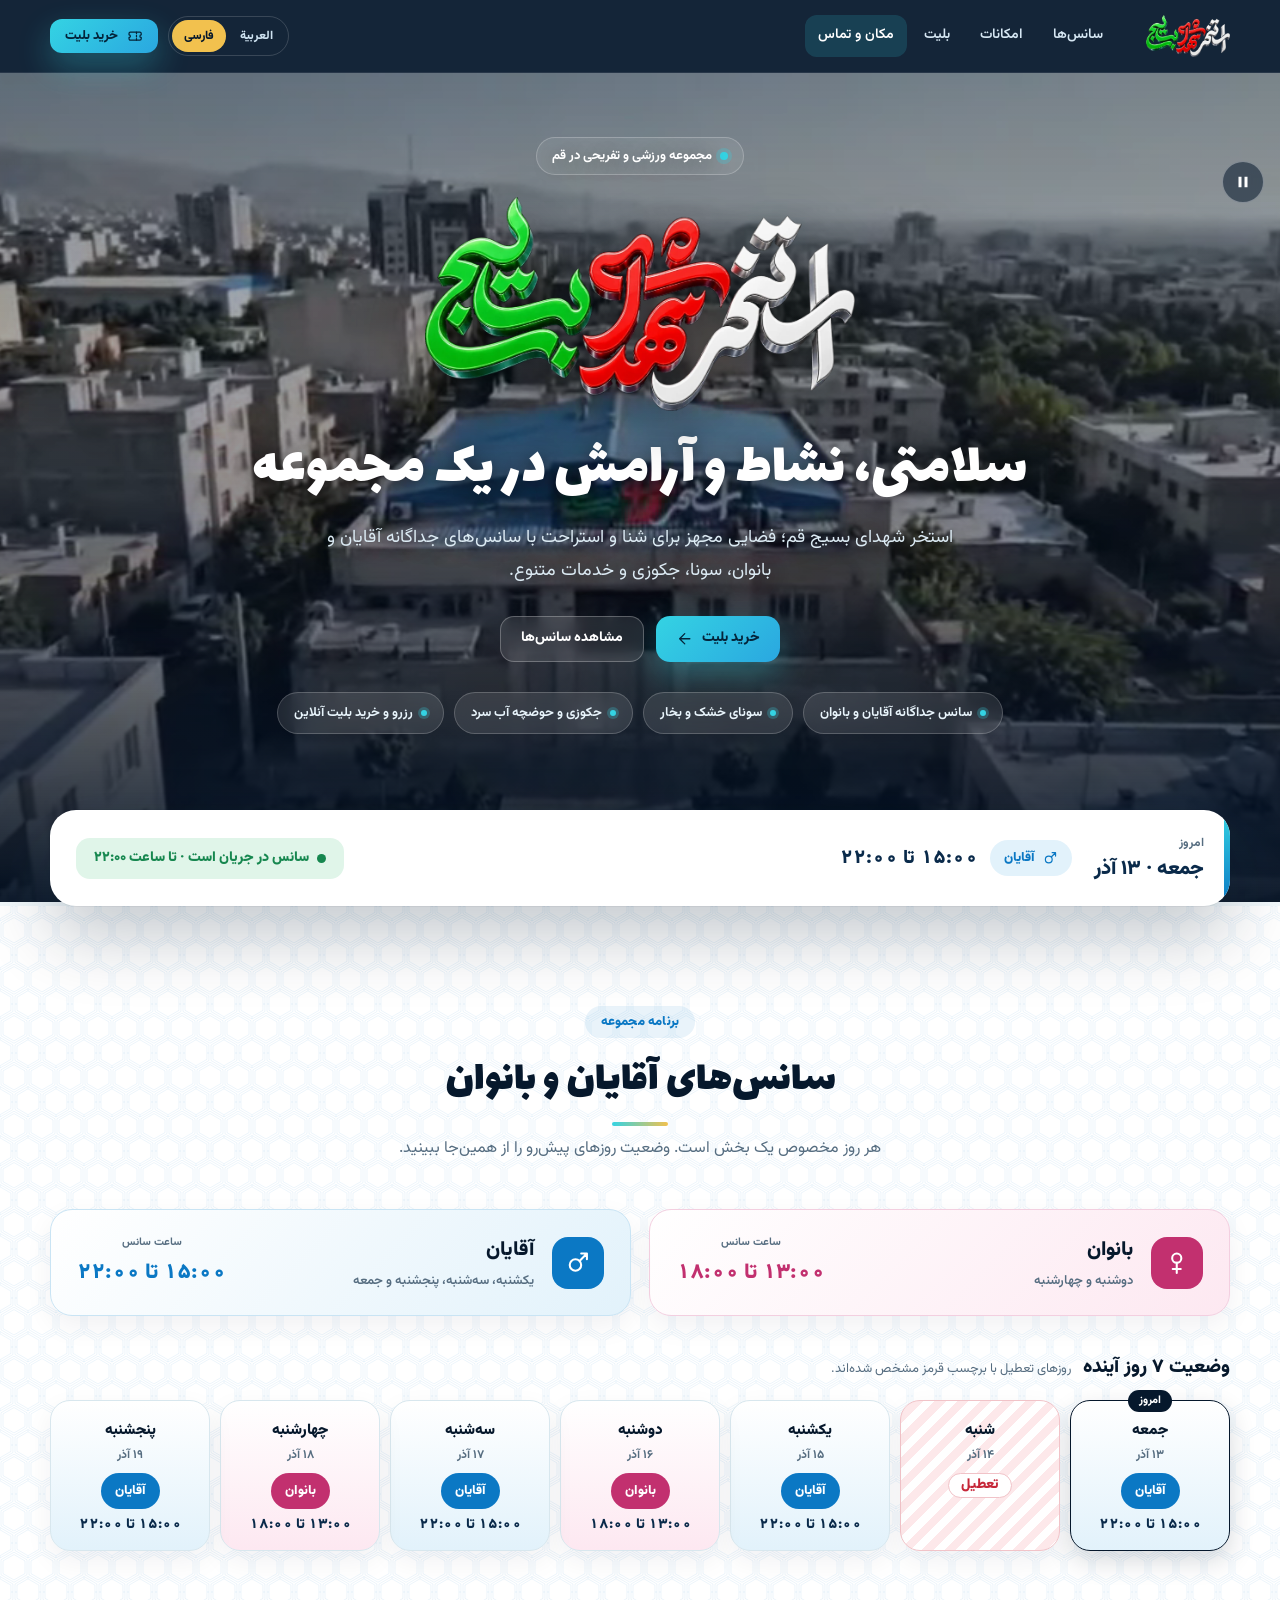
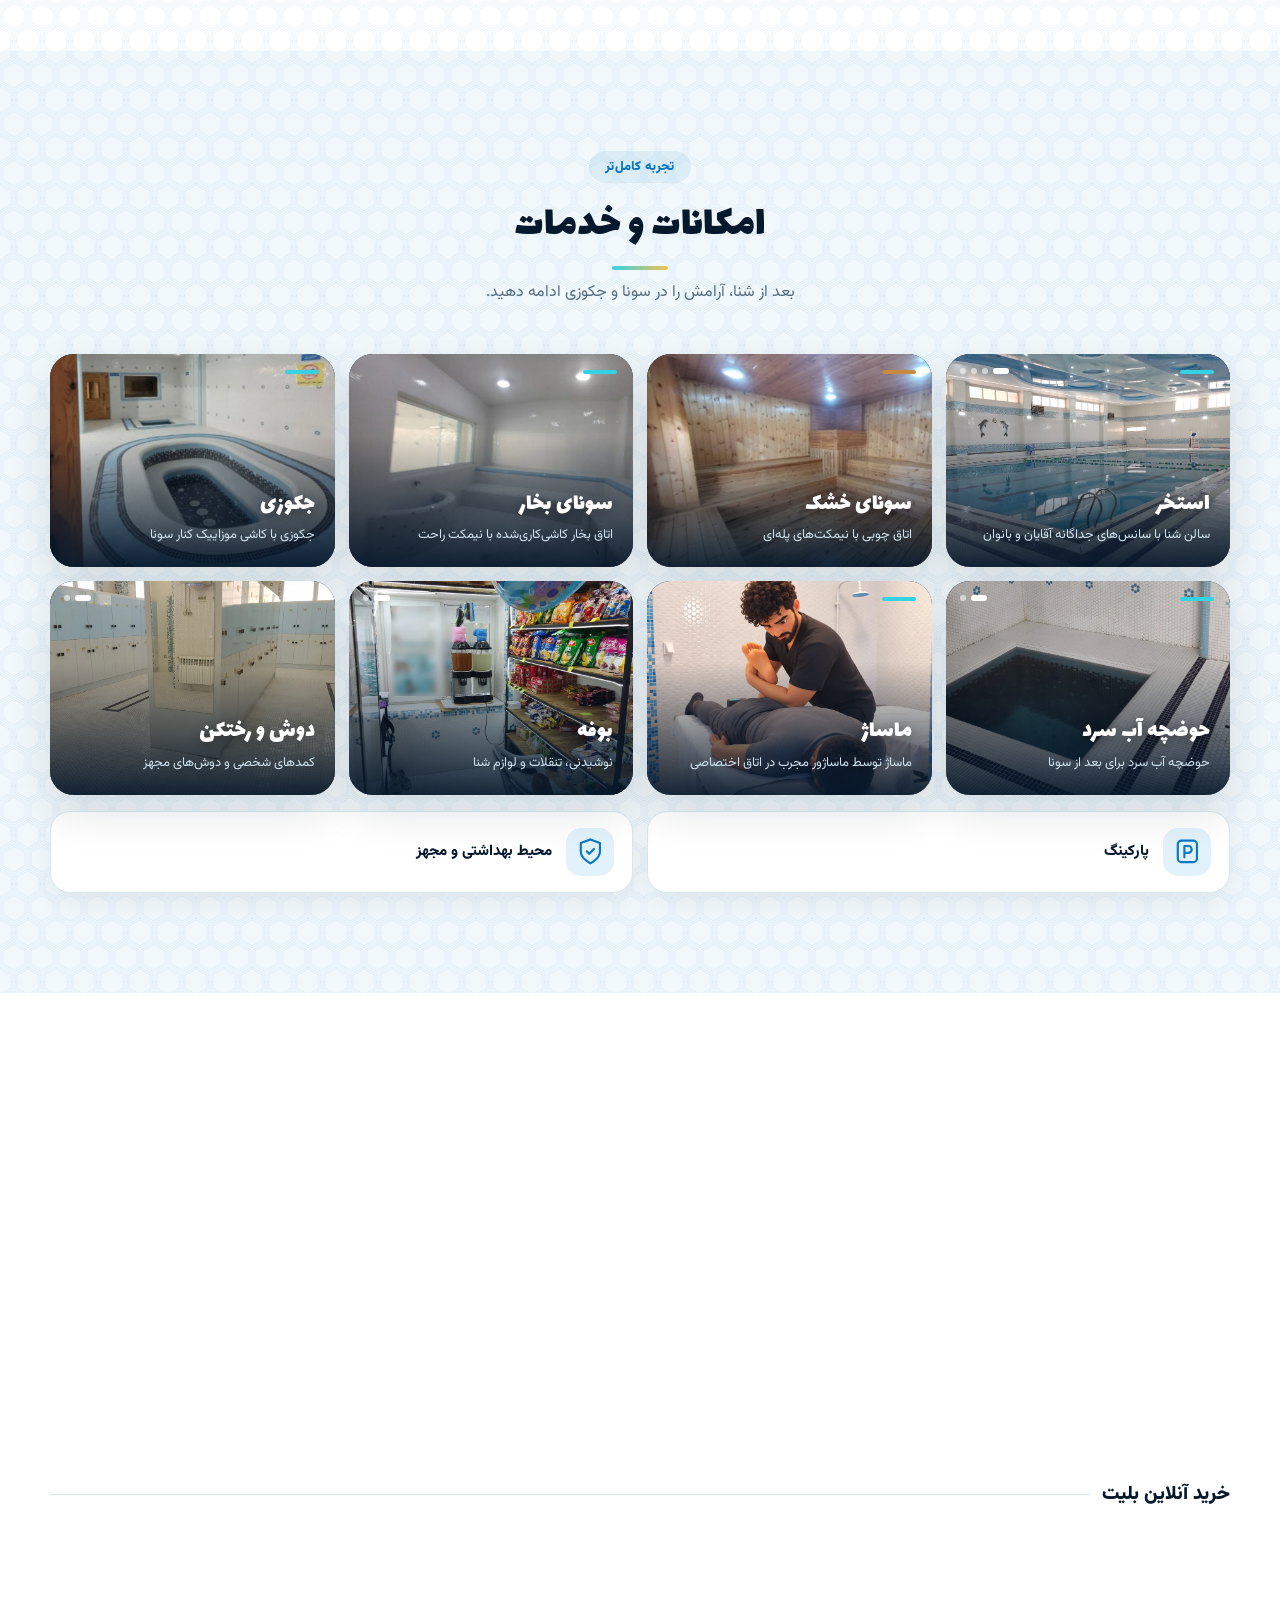
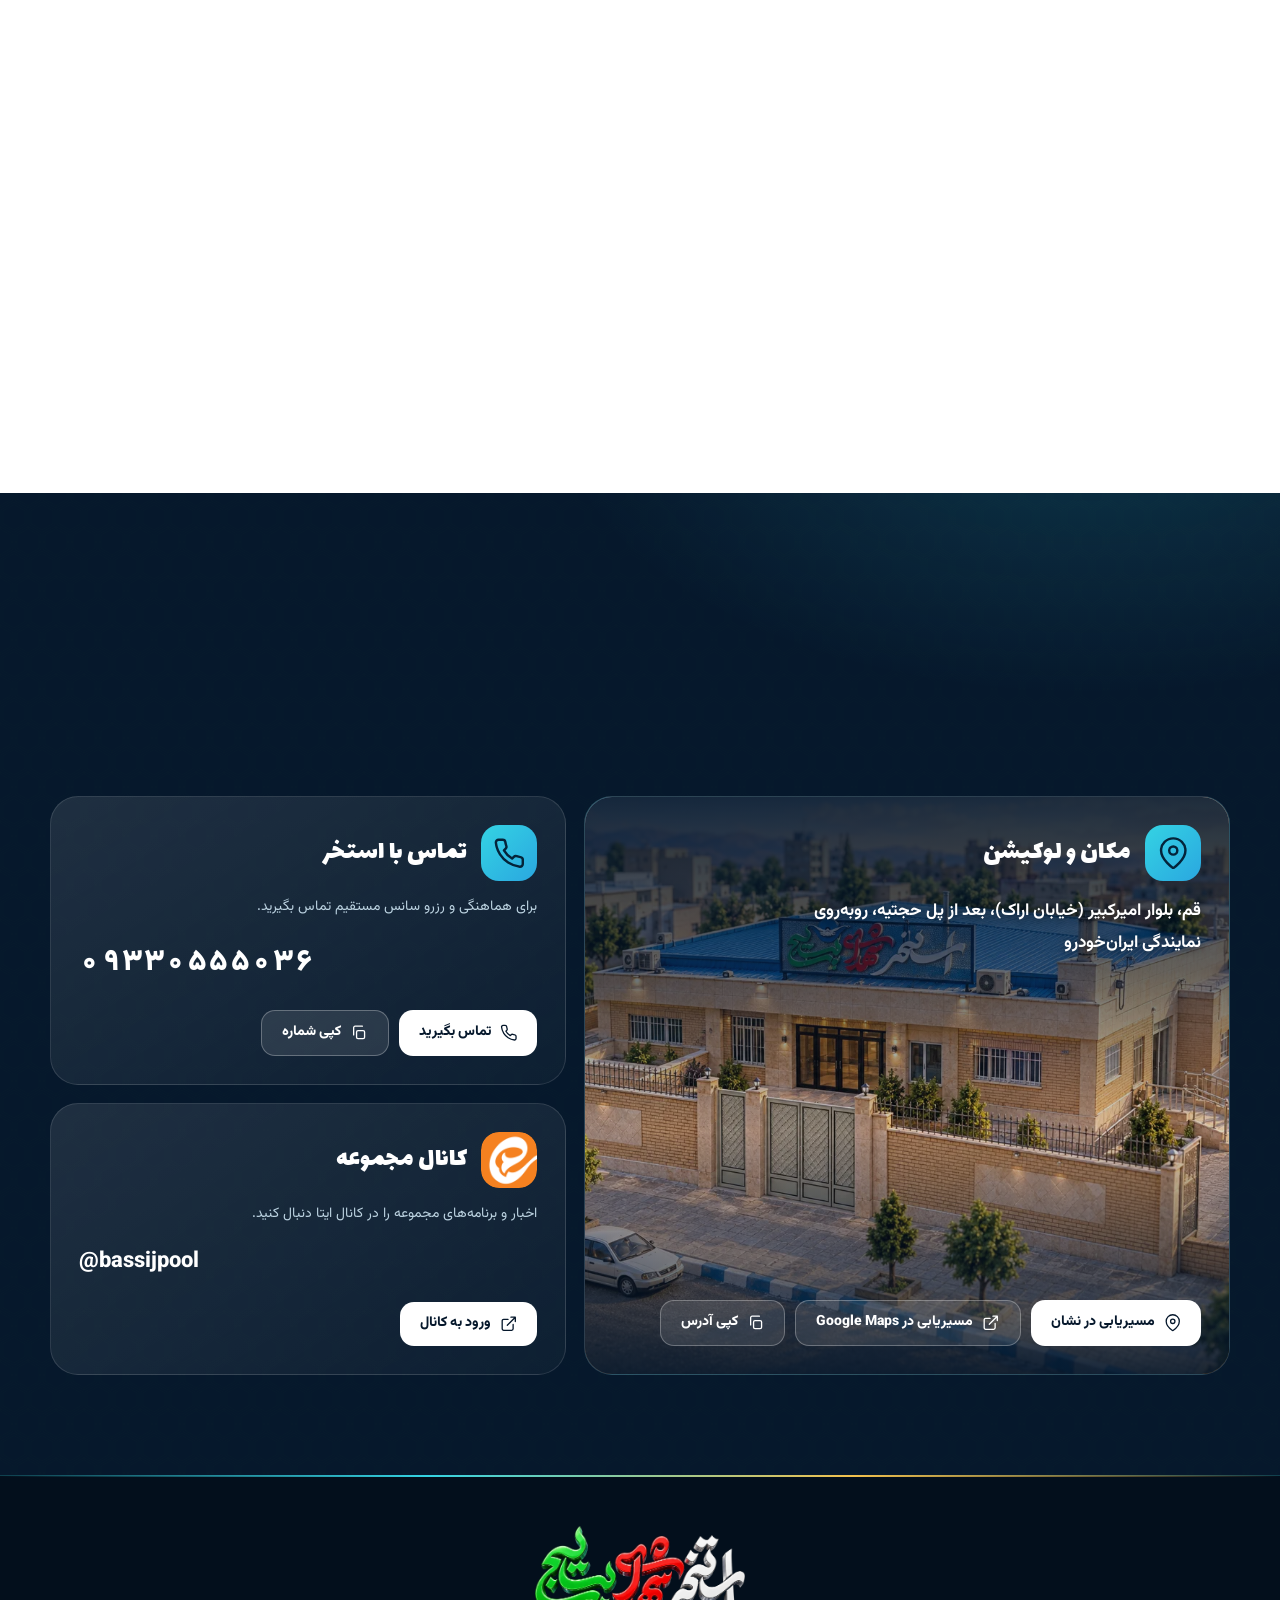
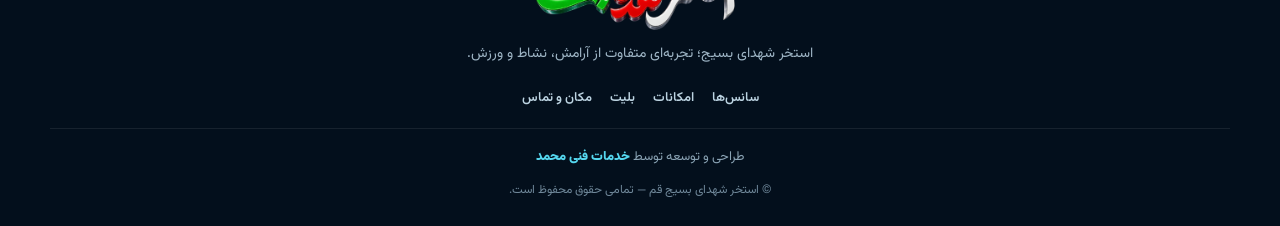
<file: index.html>
<!doctype html>
<html lang="fa" dir="rtl">
<head>
<meta charset="utf-8">
<meta name="viewport" content="width=device-width,initial-scale=1,viewport-fit=cover">
<meta name="theme-color" content="#06182c">
<meta name="description" content="استخر در قم؛ استخر شهدای بسیج قم با سانس آقایان و بانوان، قیمت بلیت، امکانات، آدرس و امکان خرید بلیت آنلاین.">
<meta name="robots" content="index,follow,max-image-preview:large,max-snippet:-1,max-video-preview:-1">
<meta name="keywords" content="استخر در قم, استخر قم, استخر شهدای بسیج قم, استخر شهدای بسیج, استخر آقایان قم, استخر بانوان قم, سانس استخر قم, بلیت استخر قم, سونای خشک, سونای بخار, جکوزی, حوضچه آب سرد, ماساژ, خیابان اراک قم">
<meta name="geo.region" content="IR-25">
<meta name="geo.placename" content="قم">
<meta name="language" content="fa">
<meta name="revisit-after" content="7 days">
<meta name="author" content="استخر شهدای بسیج قم">
<meta property="og:type" content="website"><meta property="og:site_name" content="استخر شهدای بسیج"><meta property="og:locale" content="fa_IR"><meta property="og:title" content="استخر شهدای بسیج قم | استخر آقایان و بانوان قم"><meta property="og:description" content="سانس‌ها، امکانات، قیمت بلیت، رزرو و اطلاعات تماس استخر شهدای بسیج قم."><meta property="og:url" content="https://pcmohqm-coder.github.io/pool-ticket/"><meta property="og:image" content="https://pcmohqm-coder.github.io/pool-ticket/social-preview.jpg"><meta property="og:image:width" content="1200"><meta property="og:image:height" content="630"><meta property="og:image:alt" content="ساختمان استخر شهدای بسیج قم">
<meta name="twitter:card" content="summary_large_image"><meta name="twitter:title" content="استخر شهدای بسیج | قم"><meta name="twitter:description" content="سانس‌ها، امکانات، قیمت بلیت، رزرو و اطلاعات تماس استخر شهدای بسیج قم."><meta name="twitter:image" content="https://pcmohqm-coder.github.io/pool-ticket/social-preview.jpg">
<link rel="canonical" href="https://pcmohqm-coder.github.io/pool-ticket/"><link rel="icon" type="image/png" href="favicon.png"><link rel="apple-touch-icon" href="favicon.png">
<link rel="alternate" hreflang="fa" href="https://pcmohqm-coder.github.io/pool-ticket/"><link rel="alternate" hreflang="ar" href="https://pcmohqm-coder.github.io/pool-ticket/?lang=ar"><link rel="alternate" hreflang="x-default" href="https://pcmohqm-coder.github.io/pool-ticket/">
<title>استخر شهدای بسیج قم | استخر آقایان و بانوان قم | بلیت</title>
<link rel="preconnect" href="https://fonts.googleapis.com"><link rel="preconnect" href="https://fonts.gstatic.com" crossorigin>
<link href="https://fonts.googleapis.com/css2?family=Lalezar&family=Vazirmatn:wght@400;500;600;700;800;900&display=swap" rel="stylesheet">
<link rel="preload" as="image" href="img/video-poster.jpg">
<style>
/* Design plan: deep-navy header and hero over the real pool photo, white and foam sections, one warm wood accent for the saunas.
   Water cyan = actions, rose and blue = women and men, green and red = open and closed. Vazirmatn for text, Lalezar for headings. */
:root{
  --ink:#06182c;--navy:#0a2a4a;--blue:#0b78c4;--aqua:#34d3e3;--foam:#f1f8fb;--paper:#fff;
  --text:#12283d;--muted:#566d80;--line:#d8e7ee;--wood:#c98a3d;--gold:#f2c14e;
  --rose:#c2306f;--rose-soft:#fde8f1;--men:#0b78c4;--men-soft:#e2f2fb;
  --ok:#16874f;--ok-soft:#e0f5e9;--bad:#c62839;--bad-soft:#fde8ea;
  --r:22px;--shadow:0 18px 44px rgba(6,24,44,.12);
  --font:"Vazirmatn",Tahoma,"Segoe UI",sans-serif;--display:"Lalezar","Vazirmatn",Tahoma,sans-serif;
}
*{box-sizing:border-box;margin:0;padding:0}
html{scroll-behavior:smooth;scroll-padding-top:84px}
body{font-family:var(--font);background:var(--foam);color:var(--text);line-height:1.85;overflow-x:hidden;-webkit-text-size-adjust:100%}
a{color:inherit;text-decoration:none}button{font:inherit;color:inherit}img{max-width:100%;display:block}
.wrap{width:min(1180px,calc(100% - 32px));margin-inline:auto}
.ic{width:1.25em;height:1.25em;stroke:currentColor;fill:none;stroke-width:1.8;stroke-linecap:round;stroke-linejoin:round;flex:none}
.sr{position:absolute;width:1px;height:1px;overflow:hidden;clip:rect(0 0 0 0);white-space:nowrap}
.skip{position:absolute;inset-inline-start:12px;top:-60px;z-index:300;background:#fff;color:var(--ink);padding:9px 14px;border-radius:10px;font-weight:800}
.skip:focus{top:10px}
:focus-visible{outline:3px solid var(--aqua);outline-offset:3px}

/* announcement */
.notice{background:var(--gold);color:#3b2a00;font-weight:800;font-size:14px;text-align:center;padding:9px 16px;line-height:1.6}
.notice[hidden]{display:none}

/* header */
.site-header{position:sticky;top:0;z-index:100;background:rgba(6,24,44,.94);backdrop-filter:blur(16px);border-bottom:1px solid rgba(255,255,255,.08)}
.bar{height:72px;display:flex;align-items:center;gap:18px}
.brand{display:flex;align-items:center;flex:none}.brand img{height:42px;width:auto}
.nav{display:flex;align-items:center;gap:4px;margin-inline-start:12px;flex:1}
.nav a{color:#d6e7f3;font-size:14px;font-weight:600;padding:8px 13px;border-radius:12px;transition:background .2s,color .2s}
.nav a:hover{background:rgba(255,255,255,.08);color:#fff}
.bar-actions{display:flex;align-items:center;gap:10px;margin-inline-start:auto}
.lang{display:flex;gap:2px;padding:3px;border:1px solid rgba(255,255,255,.16);border-radius:999px;direction:ltr}
.lang button{border:0;background:transparent;color:#cfe3f1;border-radius:999px;padding:5px 12px;font-size:12px;font-weight:800;cursor:pointer;min-width:52px}
.lang button.on{background:var(--gold);color:var(--ink)}
.btn{display:inline-flex;align-items:center;justify-content:center;gap:9px;border:0;border-radius:14px;padding:12px 20px;font-weight:800;font-size:14px;cursor:pointer;transition:transform .2s,box-shadow .2s,background .2s;line-height:1.4}
.btn:hover{transform:translateY(-2px)}
.btn-aqua{background:linear-gradient(135deg,var(--aqua),#2aa7e0);color:#04243a;box-shadow:0 12px 26px rgba(52,211,227,.25)}
.btn-glass{background:rgba(255,255,255,.1);border:1px solid rgba(255,255,255,.26);color:#fff;backdrop-filter:blur(8px)}
.btn-dark{background:var(--ink);color:#fff}
.btn-line{background:#fff;border:1.5px solid var(--line);color:var(--navy)}
.btn-sm{padding:8px 15px;font-size:13px;border-radius:12px}
.menu-btn{display:none;width:42px;height:42px;border-radius:12px;border:1px solid rgba(255,255,255,.2);background:rgba(255,255,255,.07);color:#fff;cursor:pointer;place-items:center}

/* hero */
.hero{position:relative;isolation:isolate;color:#fff;display:grid;align-items:center;min-height:min(84vh,700px);overflow:hidden;background:var(--ink)}
.hero-media{position:absolute;inset:0;z-index:-2}
#heroVideo{opacity:1}.vbtn{position:absolute;top:88px;inset-inline-start:16px;z-index:3;width:42px;height:42px;border-radius:50%;border:1px solid rgba(255,255,255,.35);background:rgba(6,24,44,.55);color:#fff;display:grid;place-items:center;cursor:pointer;backdrop-filter:blur(6px)}.vplay{position:absolute;top:88px;inset-inline-start:66px;height:42px;width:max-content;z-index:3;display:none;align-items:center;gap:8px;padding:0 16px;border-radius:99px;border:1px solid rgba(255,255,255,.5);background:rgba(6,24,44,.72);color:#fff;font:800 13px var(--font,inherit);cursor:pointer;backdrop-filter:blur(8px);box-shadow:0 10px 30px rgba(0,0,0,.35)}.vplay.show{display:inline-flex}.vplay svg{width:20px;height:20px;fill:currentColor}.vbtn svg{width:18px;height:18px;fill:currentColor;stroke:none}.hero-media img,.hero-media video{width:100%;height:100%;object-fit:cover;object-position:center 35%}
.hero:before{content:"";position:absolute;inset:0;z-index:-1;background:linear-gradient(180deg,rgba(4,18,36,.62) 0%,rgba(4,18,36,.72) 50%,rgba(4,18,36,.96) 100%)}
.hero-in{display:flex;flex-direction:column;align-items:center;text-align:center;padding:56px 0 150px}
.kicker{display:inline-flex;align-items:center;gap:8px;padding:6px 15px;border:1px solid rgba(255,255,255,.22);background:rgba(255,255,255,.08);border-radius:999px;font-size:13px;font-weight:700;margin-bottom:22px}
.kicker i{width:8px;height:8px;border-radius:50%;background:var(--aqua);box-shadow:0 0 0 4px rgba(52,211,227,.25)}
.hero-logo{width:min(430px,76vw);height:auto;filter:drop-shadow(0 14px 28px rgba(0,0,0,.45));margin-bottom:18px}
.hero h1{font-family:var(--display);font-weight:400;font-size:clamp(32px,5.4vw,60px);line-height:1.35;text-shadow:0 5px 22px rgba(0,0,0,.35)}
.hero p{max-width:640px;color:#dbeaf3;font-size:clamp(15px,2vw,18px);margin:12px 0 28px}
.hero-actions{display:flex;gap:12px;flex-wrap:wrap;justify-content:center}

/* today card */
.today{position:relative;z-index:5;margin-top:-92px}
.today-card{background:#fff;border-radius:26px;box-shadow:0 26px 60px rgba(6,24,44,.2);padding:22px 26px;display:grid;grid-template-columns:auto 1fr auto;align-items:center;gap:22px;border:1px solid var(--line)}
.today-date small{display:block;color:var(--muted);font-size:12px;font-weight:700}
.today-date strong{font-size:20px;font-weight:900;color:var(--navy);display:block;line-height:1.5}
.today-g{display:flex;align-items:center;gap:12px;font-weight:800}
.chip{display:inline-flex;align-items:center;gap:7px;padding:6px 14px;border-radius:999px;font-size:13px;font-weight:900;white-space:nowrap}
.chip.women{background:var(--rose-soft);color:var(--rose)}.chip.men{background:var(--men-soft);color:var(--men)}
.today-hours{font-size:19px;font-weight:900;color:var(--navy);font-variant-numeric:tabular-nums}
.pill{display:inline-flex;align-items:center;gap:8px;padding:10px 18px;border-radius:14px;font-weight:900;font-size:14px;line-height:1.5;text-align:center}
.pill:before{content:"";width:9px;height:9px;border-radius:50%;background:currentColor;flex:none}
.pill.open{background:var(--ok-soft);color:var(--ok)}.pill.closed{background:var(--bad-soft);color:var(--bad)}
.pill.soon{background:#fff4d9;color:#8a5a00}.pill.done{background:#eef2f5;color:#566d80}
.pill.open:before{animation:pulse 1.8s infinite}
@keyframes pulse{0%{box-shadow:0 0 0 0 rgba(22,135,79,.5)}100%{box-shadow:0 0 0 9px rgba(22,135,79,0)}}

/* common sections */
section.block{padding:84px 0}
.head{text-align:center;margin-bottom:40px}
.eyebrow{display:inline-block;color:var(--blue);font-size:13px;font-weight:900;margin-bottom:6px;letter-spacing:.2px}
.head h2{font-family:var(--display);font-weight:400;font-size:clamp(30px,4.4vw,44px);color:var(--ink);line-height:1.4}
.head p{color:var(--muted);max-width:660px;margin:8px auto 0}
.head h2:after{content:"";display:block;width:56px;height:4px;border-radius:9px;background:linear-gradient(90deg,var(--aqua),var(--gold));margin:10px auto 0}

/* sessions */
.sessions{background:var(--paper)}
.hours-row{display:grid;grid-template-columns:1fr 1fr;gap:18px;margin-bottom:34px}
.hours-card{display:flex;align-items:center;gap:18px;padding:22px 26px;border-radius:var(--r);border:1px solid var(--line);background:var(--foam)}
.hours-card.women{background:linear-gradient(135deg,#fff,var(--rose-soft));border-color:#f3cfe0}
.hours-card.men{background:linear-gradient(135deg,#fff,var(--men-soft));border-color:#c9e4f4}
.hours-card h3{font-size:20px;font-weight:900;color:var(--ink)}
.hours-card .days{font-size:13px;color:var(--muted);font-weight:600}
.hours-card .hrs{margin-inline-start:auto;text-align:center;font-size:21px;font-weight:900;font-variant-numeric:tabular-nums;white-space:nowrap}
.hours-card.women .hrs{color:var(--rose)}.hours-card.men .hrs{color:var(--men)}
.hours-card .hrs small{display:block;font-size:11px;color:var(--muted);font-weight:700}
.badge-ic{width:52px;height:52px;border-radius:16px;display:grid;place-items:center;flex:none;font-size:22px}
.women .badge-ic{background:var(--rose);color:#fff}.men .badge-ic{background:var(--men);color:#fff}
.strip-title{display:flex;align-items:baseline;gap:12px;margin-bottom:14px;flex-wrap:wrap}
.strip-title h3{font-size:19px;font-weight:900;color:var(--ink)}.strip-title span{font-size:13px;color:var(--muted)}
.strip{display:grid;grid-template-columns:repeat(7,1fr);gap:10px}
.day{position:relative;display:flex;flex-direction:column;gap:6px;align-items:center;text-align:center;padding:16px 8px 14px;border-radius:20px;border:1.5px solid var(--line);background:#fff}
.day .dn{font-weight:900;color:var(--ink);font-size:15px}.day .dd{font-size:12px;color:var(--muted);font-weight:700}
.day .dt{font-size:14px;font-weight:900;font-variant-numeric:tabular-nums;color:var(--navy);line-height:1.5}
.day.women{background:linear-gradient(180deg,#fff,var(--rose-soft))}.day.men{background:linear-gradient(180deg,#fff,var(--men-soft))}
.day.women .chip{background:var(--rose);color:#fff}.day.men .chip{background:var(--men);color:#fff}
.day.today-d{border-color:var(--ink);box-shadow:0 10px 26px rgba(6,24,44,.16)}
.day .tag{position:absolute;top:-11px;background:var(--ink);color:#fff;font-size:11px;font-weight:800;padding:1px 11px;border-radius:99px}
.day.closed{background:repeating-linear-gradient(135deg,#fff,#fff 8px,var(--bad-soft) 8px,var(--bad-soft) 16px);border-color:#f1c3c8}
.day.closed .chip{background:#e9edf0;color:#6a7c8b}
.day.closed .dt{color:var(--bad);background:#fff;padding:1px 12px;border-radius:99px;border:1px solid #f1c3c8}

/* facilities */
.facilities{background:var(--foam)}
.fac-grid{display:grid;grid-template-columns:repeat(4,1fr);gap:14px}
.fac{position:relative;aspect-ratio:4/3;border-radius:24px;overflow:hidden;background:var(--ink);box-shadow:var(--shadow);isolation:isolate}
.fac img{position:absolute;inset:0;width:100%;height:100%;object-fit:cover;z-index:-2;transition:transform .7s cubic-bezier(.2,.7,.2,1)}
.fac:before{content:"";position:absolute;inset:0;z-index:-1;background:linear-gradient(180deg,rgba(6,24,44,0) 38%,rgba(6,24,44,.92))}
.fac:hover img{transform:scale(1.06)}
.fac-body{position:absolute;inset:auto 0 0;padding:20px;color:#fff}
.fac-body h3{font-family:var(--display);font-weight:400;font-size:24px;line-height:1.4}
.fac-body p{font-size:13px;color:#cfe2ef;margin-top:2px}
.fac.dry:after,.fac.steam:after,.fac.jac:after,.fac.cold:after,.fac.pool:after,.fac.massage:after{content:"";position:absolute;top:16px;inset-inline-start:16px;width:34px;height:4px;border-radius:9px;background:var(--aqua)}
.fac.dry:after{background:var(--wood)}
.tiles{display:grid;grid-template-columns:repeat(2,1fr);gap:14px;margin-top:16px}
.tile{display:flex;align-items:center;gap:14px;padding:16px 18px;border-radius:20px;background:#fff;border:1px solid var(--line)}
.tile .ti{width:48px;height:48px;border-radius:15px;display:grid;place-items:center;background:var(--men-soft);color:var(--blue);font-size:23px;flex:none}
.tile h3{font-size:15px;font-weight:800;color:var(--ink);line-height:1.6}

/* tickets */
.tickets{background:var(--paper)}
.price-card{position:relative;overflow:hidden;border-radius:28px;padding:34px;color:#fff;background:linear-gradient(140deg,var(--navy),#0b4a78);box-shadow:var(--shadow);display:flex;align-items:center;justify-content:space-between;gap:20px;flex-wrap:wrap;margin-bottom:22px}
.price-card:after{content:"";position:absolute;width:300px;height:300px;border-radius:50%;inset-inline-start:-120px;bottom:-170px;background:rgba(52,211,227,.16)}
.price-card>*{position:relative;z-index:1}
.price-label{color:#9fdcef;font-size:14px;font-weight:800}
.price{font-size:clamp(34px,5vw,50px);font-weight:900;line-height:1.3}
.special{background:var(--gold);color:#3b2a00;font-weight:900;font-size:14px;padding:11px 18px;border-radius:14px;max-width:340px}
.sub-title{display:flex;align-items:center;gap:12px;margin:0 0 14px;font-size:19px;font-weight:900;color:var(--ink)}
.sub-title:after{content:"";height:1px;background:var(--line);flex:1}
.buy-grid{display:grid;grid-template-columns:1fr 1fr;gap:18px;margin-bottom:34px}
.buy{display:flex;flex-direction:column;gap:16px;padding:26px;border-radius:26px;border:2px solid var(--line);background:#fff;box-shadow:0 12px 30px rgba(6,24,44,.07);transition:transform .25s,box-shadow .25s}
.buy:hover{transform:translateY(-4px);box-shadow:var(--shadow)}
.buy-top{display:flex;align-items:center;gap:14px}
.buy .bi{width:58px;height:58px;border-radius:18px;display:grid;place-items:center;color:#fff;font-size:26px;flex:none}
.buy h3{font-family:var(--display);font-weight:400;font-size:28px;line-height:1.3;color:var(--ink)}
.buy p{color:var(--muted);font-size:14px}
.buy.qom{border-color:#bfe8d4}.buy.qom .bi{background:linear-gradient(135deg,#1aa56a,#0e7a4c)}.buy.qom .btn{background:linear-gradient(135deg,#1aa56a,#0e7a4c);color:#fff;box-shadow:0 12px 24px rgba(22,135,79,.25)}
.buy.pool{border-color:#c4dcf6}.buy.pool .bi{background:linear-gradient(135deg,#2b8be6,#0d57b5)}.buy.pool .btn{background:linear-gradient(135deg,#2b8be6,#0d57b5);color:#fff;box-shadow:0 12px 24px rgba(13,87,181,.25)}
.buy .btn{width:100%;padding:14px}
.book{border-radius:26px;background:var(--foam);border:1px solid var(--line);padding:26px}
.book h3{font-size:20px;font-weight:900;color:var(--ink)}.book>p{color:var(--muted);font-size:14px;margin:2px 0 16px}
.opts{display:grid;grid-template-columns:1fr 1fr;gap:12px}
.opt{display:flex;align-items:center;gap:14px;padding:14px 16px;border-radius:18px;background:#fff;border:1.5px solid var(--line);transition:border-color .2s,transform .2s}
.opt:hover{border-color:var(--blue);transform:translateY(-2px)}
.opt .oi{width:46px;height:46px;border-radius:14px;display:grid;place-items:center;font-size:21px;color:#fff;flex:none}
.opt.call .oi{background:var(--ink)}.opt.eit .oi{background:none;overflow:hidden}.opt.eit .oi img{width:100%;height:100%;display:block;border-radius:14px}
.opt b{display:block;font-size:15px;color:var(--ink);line-height:1.5}.opt span{display:block;font-size:14px;color:var(--muted);font-weight:700;direction:ltr;text-align:start;unicode-bidi:plaintext}
.opt .go{margin-inline-start:auto;color:var(--muted)}

/* contact */
.contact{position:relative;overflow:hidden;background:radial-gradient(900px 500px at 85% -10%,rgba(52,211,227,.16),transparent 60%),var(--ink);color:#fff}
.contact .eyebrow{color:var(--aqua)}.contact .head h2{color:#fff}.contact .head p{color:#b8d0df}
.c-grid{display:grid;grid-template-columns:1.25fr 1fr;gap:18px}
.c-stack{display:grid;gap:18px}
.c-card{position:relative;overflow:hidden;border-radius:28px;padding:28px;border:1px solid rgba(255,255,255,.12);background:linear-gradient(150deg,rgba(255,255,255,.1),rgba(255,255,255,.03));display:flex;flex-direction:column;gap:14px}
.c-card .ci{width:56px;height:56px;border-radius:18px;display:grid;place-items:center;font-size:26px;color:#04243a;background:linear-gradient(135deg,var(--aqua),#2aa7e0);flex:none}
.c-card h3{font-family:var(--display);font-weight:400;font-size:27px;line-height:1.35}
.c-card p{color:#bcd3e1;font-size:14px}
.c-top{display:flex;align-items:center;gap:14px}
.c-card.loc{min-height:min(100%,560px);justify-content:space-between;background:linear-gradient(150deg,rgba(52,211,227,.2),rgba(255,255,255,.04))}
.loc-bg{position:absolute;inset:0;z-index:0}.loc-bg img{width:100%;height:100%;object-fit:cover}.loc-bg:after{content:"";position:absolute;inset:0;background:linear-gradient(180deg,rgba(6,24,44,.9) 0,rgba(6,24,44,.62) 30%,rgba(6,24,44,.12) 58%,rgba(6,24,44,.92) 100%)}
.c-card.loc>*:not(.loc-bg){position:relative;z-index:1}
.fac img.sl{opacity:0;transition:opacity .9s ease}.fac img.sl.on{opacity:1}.dots{position:absolute;top:14px;inset-inline-end:14px;display:flex;gap:5px}.dots i{width:6px;height:6px;border-radius:9px;background:rgba(255,255,255,.55);transition:width .3s,background .3s}.dots i.on{width:16px;background:#fff}.c-card .addr{text-shadow:0 1px 8px rgba(0,0,0,.6);font-size:17px;font-weight:700;line-height:1.9;color:#fff;max-width:420px}
.c-actions{display:flex;gap:10px;flex-wrap:wrap;margin-top:auto;padding-top:6px}
.phone-num{font-size:30px;font-weight:900;letter-spacing:.5px;direction:ltr;text-align:start;font-variant-numeric:tabular-nums}
.c-card .ci.eit{background:none;overflow:hidden}.c-card .ci.eit img{width:100%;height:100%;display:block;border-radius:18px}
.handle{font-size:22px;font-weight:800;direction:ltr;text-align:start}
.btn-white{background:#fff;color:var(--ink)}
.btn-ghost2{background:rgba(255,255,255,.1);border:1px solid rgba(255,255,255,.28);color:#fff}

/* footer */
footer{background:#030f1c;color:#cfe0ec;padding:50px 0 24px;text-align:center}
.f-logo{width:210px;max-width:70%;height:auto;margin:0 auto 12px}
.f-desc{color:#9fb6c6;font-size:14px}
.f-links{display:flex;gap:6px 18px;justify-content:center;flex-wrap:wrap;margin:18px 0}
.f-links a{color:#bcd3e1;font-size:13px;font-weight:600}.f-links a:hover{color:var(--aqua)}
.f-dev{margin-top:14px;padding-top:16px;border-top:1px solid rgba(255,255,255,.08);font-size:13px;color:#8aa3b4}
.f-dev a{color:#55d7ef;font-weight:900}
.copy{margin-top:10px;font-size:12px;color:#6f8799}

/* responsive */
@media(max-width:1060px){
  .nav{display:none;position:absolute;top:72px;inset-inline:0;flex-direction:column;align-items:stretch;gap:2px;margin:0;padding:10px 16px 14px;background:rgba(6,24,44,.98);border-bottom:1px solid rgba(255,255,255,.1)}
  .nav.open{display:flex}.nav a{padding:12px 14px}
  .menu-btn{display:grid}
  .strip{grid-template-columns:repeat(4,1fr)}
  .fac-grid{grid-template-columns:repeat(2,1fr)}.fac{aspect-ratio:4/3}
  .tiles{grid-template-columns:repeat(2,1fr)}
}
@media(max-width:820px){
  .today-card{grid-template-columns:1fr;gap:14px;text-align:center;padding:20px}
  .today-g{justify-content:center;flex-wrap:wrap}
  .hours-row,.buy-grid,.opts,.c-grid{grid-template-columns:1fr}
}
@media(max-width:620px){
  section.block{padding:62px 0}
  .bar{height:64px;gap:10px}.brand img{height:36px}.nav{top:64px}
  .header-cta{display:none}
  .lang button{padding:5px 9px;min-width:44px;font-size:11px}
  .hero{min-height:560px}.hero-in{padding:40px 0 130px}
  .strip{grid-template-columns:1fr;gap:9px}
  .day{flex-direction:row;flex-wrap:wrap;justify-content:space-between;padding:13px 16px;text-align:start;gap:4px 10px}
  .day .tag{top:-10px;inset-inline-end:14px}
  .day .nm{display:flex;flex-direction:column;align-items:flex-start}
  .day .dt{margin-inline-start:auto}
  .fac-grid{grid-template-columns:1fr}.fac{aspect-ratio:4/3}
  .c-card.loc{min-height:560px}.tiles{grid-template-columns:1fr 1fr;gap:10px}.tile{padding:13px;gap:10px}.tile .ti{width:42px;height:42px;font-size:20px}.tile h3{font-size:13px}
  .price-card{padding:26px 22px}
  .c-card{padding:22px}.phone-num{font-size:25px}
  .hours-card{padding:18px;gap:12px;flex-wrap:wrap}.hours-card .hrs{width:100%;margin:0;font-size:20px}
}

/* ---- v20 polish: bigger hero, hexagon-tile texture (echoes the pool mosaic), softer depth, reveal, mobile action bar ---- */
:root{--hex:url("data:image/svg+xml,%3Csvg xmlns='http://www.w3.org/2000/svg' width='28' height='49' viewBox='0 0 28 49'%3E%3Cg fill='none' stroke='%230b78c4' stroke-opacity='.075' stroke-width='1'%3E%3Cpath d='M13.99 9.25l13 7.5v15l-13 7.5L1 31.75v-15l12.99-7.5zM3 17.9v12.7l10.99 6.34 11-6.35V17.9l-11-6.34L3 17.9zM0 15l12.98-7.5V0h-2v6.35L0 12.69v2.3zm0 18.5L12.98 41v8h-2v-6.85L0 35.81v-2.3zM15 0v7.5L27.99 15H28v-2.31h-.01L17 6.35V0h-2zm0 49v-8l12.99-7.5H28v2.31h-.01L17 42.15V49h-2z'/%3E%3C/g%3E%3C/svg%3E")}
.hero{min-height:min(94vh,800px)}
.hero:before{background:linear-gradient(180deg,rgba(4,18,36,.5) 0%,rgba(4,18,36,.36) 32%,rgba(4,18,36,.5) 62%,rgba(4,18,36,.95) 100%)}.hero h1,.hero p,.kicker,.hero-logo{text-shadow:0 3px 18px rgba(0,0,0,.55)}
.hero-in{padding:64px 0 168px}
.hero h1{letter-spacing:-.2px}
.hl{list-style:none;display:flex;flex-wrap:wrap;gap:10px;justify-content:center;margin-top:30px;max-width:760px}
.hl li{display:inline-flex;align-items:center;gap:8px;padding:8px 16px;border-radius:999px;background:rgba(255,255,255,.1);border:1px solid rgba(255,255,255,.2);backdrop-filter:blur(10px);font-size:13px;font-weight:700;color:#e8f4fb}
.hl li:before{content:"";width:6px;height:6px;border-radius:50%;background:var(--aqua);box-shadow:0 0 0 3px rgba(52,211,227,.25)}
.btn-aqua{box-shadow:0 14px 32px rgba(52,211,227,.32)}
.today-card{border:0;box-shadow:0 30px 70px rgba(6,24,44,.24),0 0 0 1px rgba(6,24,44,.05);position:relative;overflow:hidden}
.today-card:before{content:"";position:absolute;inset-block:0;inset-inline-start:0;width:6px;background:linear-gradient(180deg,var(--aqua),var(--blue))}
section.block{padding:100px 0}
.head{margin-bottom:46px}
.eyebrow{background:rgba(11,120,196,.09);padding:4px 16px;border-radius:99px;margin-bottom:12px}
.contact .eyebrow{background:rgba(52,211,227,.12)}
.sessions,.facilities{background-image:var(--hex)}
.sessions{background-color:#fff}
.hours-card,.day,.price-card,.buy,.book,.tile{box-shadow:0 10px 28px rgba(6,24,44,.06)}
.hours-card,.day,.tile,.buy,.c-card{transition:transform .3s cubic-bezier(.2,.7,.2,1),box-shadow .3s}
.hours-card:hover,.day:hover,.tile:hover,.buy:hover{transform:translateY(-4px);box-shadow:0 18px 40px rgba(6,24,44,.12)}
.fac{transition:transform .35s cubic-bezier(.2,.7,.2,1),box-shadow .35s}
.fac:hover{transform:translateY(-6px);box-shadow:0 26px 54px rgba(6,24,44,.22)}
.fac-body h3{text-shadow:0 2px 12px rgba(0,0,0,.45)}
.nav a.active{background:rgba(52,211,227,.16);color:#fff}
.contact:before{content:"";position:absolute;inset:0;background-image:var(--hex);opacity:.5;filter:invert(1) brightness(2);mix-blend-mode:soft-light;pointer-events:none}
.contact>.wrap{position:relative}
footer{position:relative;border-top:1px solid rgba(52,211,227,.25)}
footer:before{content:"";position:absolute;inset-inline:0;top:-1px;height:2px;background:linear-gradient(90deg,transparent,var(--aqua),var(--gold),transparent)}
html.js .rv{opacity:0;transform:translateY(24px);transition:opacity .8s cubic-bezier(.2,.7,.2,1),transform .8s cubic-bezier(.2,.7,.2,1)}
html.js .rv.in{opacity:1;transform:none}
.mbar{display:none}
@media(max-width:760px){
  .mbar{position:fixed;inset-inline:12px;bottom:calc(12px + env(safe-area-inset-bottom));z-index:90;display:grid;grid-template-columns:1fr 1.5fr;gap:8px;padding:7px;border-radius:22px;background:rgba(6,24,44,.93);backdrop-filter:blur(14px);box-shadow:0 16px 40px rgba(0,0,0,.4);border:1px solid rgba(255,255,255,.1)}
  .mbar a{display:flex;align-items:center;justify-content:center;gap:8px;padding:12px 10px;border-radius:16px;font-weight:900;font-size:14px;color:#fff;background:rgba(255,255,255,.1)}
  .mbar a.m-buy{background:linear-gradient(135deg,var(--aqua),#2aa7e0);color:#04243a}
  body{padding-bottom:92px}
  .hero-in{padding:44px 0 150px}
  section.block{padding:72px 0}
  .hl li{font-size:12px;padding:7px 12px}
}
@media(prefers-reduced-motion:reduce){*{animation:none!important;transition:none!important;scroll-behavior:auto!important}}
</style>
<script type="application/ld+json">{"@context":"https://schema.org","@graph":[{"@type":["HealthClub","LocalBusiness"],"@id":"https://pcmohqm-coder.github.io/pool-ticket/#business","name":"استخر شهدای بسیج","alternateName":"مسبح شهداء البسيج","url":"https://pcmohqm-coder.github.io/pool-ticket/","telephone":"+989330555036","image":["https://pcmohqm-coder.github.io/pool-ticket/img/site-1x1.jpg","https://pcmohqm-coder.github.io/pool-ticket/img/site-4x3.jpg","https://pcmohqm-coder.github.io/pool-ticket/img/site-16x9.jpg"],"logo":"https://pcmohqm-coder.github.io/pool-ticket/favicon.png","address":{"@type":"PostalAddress","streetAddress":"بلوار امیرکبیر (خیابان اراک)، بعد از پل حجتیه، روبه‌روی نمایندگی ایران‌خودرو","addressLocality":"قم","addressRegion":"قم","addressCountry":"IR"},"sameAs":["https://eitaa.com/bassijpool"],"areaServed":{"@type":"City","name":"قم"},"hasOfferCatalog":{"@type":"OfferCatalog","name":"خدمات و امکانات استخر شهدای بسیج","itemListElement":[{"@type":"Service","name":"سونای خشک"},{"@type":"Service","name":"سونای بخار"},{"@type":"Service","name":"جکوزی"},{"@type":"Service","name":"حوضچه آب سرد"},{"@type":"Service","name":"ماساژ"}]},"openingHoursSpecification":[{"@type":"OpeningHoursSpecification","dayOfWeek":["Sunday","Tuesday","Thursday","Friday"],"opens":"15:00","closes":"22:00"},{"@type":"OpeningHoursSpecification","dayOfWeek":["Monday","Wednesday"],"opens":"13:00","closes":"18:00"}],"hasMap":"https://maps.app.goo.gl/iuFsWtYyST8FVrzS7","priceRange":"250000 IRR toman"},{"@type":"WebSite","url":"https://pcmohqm-coder.github.io/pool-ticket/","name":"استخر شهدای بسیج","inLanguage":["fa-IR","ar"]}]}</script>
</head>
<body>
<svg width="0" height="0" style="position:absolute" aria-hidden="true" focusable="false">
  <symbol id="i-phone" viewBox="0 0 24 24"><path d="M22 16.92v3a2 2 0 0 1-2.18 2 19.79 19.79 0 0 1-8.63-3.07 19.5 19.5 0 0 1-6-6 19.79 19.79 0 0 1-3.07-8.67A2 2 0 0 1 4.11 2h3a2 2 0 0 1 2 1.72 12.84 12.84 0 0 0 .7 2.81 2 2 0 0 1-.45 2.11L8.09 9.91a16 16 0 0 0 6 6l1.27-1.27a2 2 0 0 1 2.11-.45 12.84 12.84 0 0 0 2.81.7A2 2 0 0 1 22 16.92z"/></symbol>
  <symbol id="i-chat" viewBox="0 0 24 24"><path d="M21 11.5a8.38 8.38 0 0 1-.9 3.8 8.5 8.5 0 0 1-7.6 4.7 8.38 8.38 0 0 1-3.8-.9L3 21l1.9-5.7a8.38 8.38 0 0 1-.9-3.8 8.5 8.5 0 0 1 4.7-7.6 8.38 8.38 0 0 1 3.8-.9h.5a8.48 8.48 0 0 1 8 8v.5z"/></symbol>
  <symbol id="i-pin" viewBox="0 0 24 24"><path d="M21 10c0 7-9 13-9 13s-9-6-9-13a9 9 0 0 1 18 0z"/><circle cx="12" cy="10" r="3"/></symbol>
  <symbol id="i-send" viewBox="0 0 24 24"><path d="M22 2 11 13M22 2l-7 20-4-9-9-4 20-7z"/></symbol>
  <symbol id="i-ticket" viewBox="0 0 24 24"><path d="M3 8a2 2 0 0 1 2-2h14a2 2 0 0 1 2 2v2a2 2 0 0 0 0 4v2a2 2 0 0 1-2 2H5a2 2 0 0 1-2-2v-2a2 2 0 0 0 0-4V8z"/><path d="M14 6v2.5M14 10.8v2.4M14 15.5V18"/></symbol>
  <symbol id="i-copy" viewBox="0 0 24 24"><rect x="9" y="9" width="11" height="11" rx="2"/><path d="M5 15V5a2 2 0 0 1 2-2h10"/></symbol>
  <symbol id="i-arrow" viewBox="0 0 24 24"><path d="M19 12H5M12 19l-7-7 7-7"/></symbol>
  <symbol id="i-ext" viewBox="0 0 24 24"><path d="M18 13v6a2 2 0 0 1-2 2H5a2 2 0 0 1-2-2V8a2 2 0 0 1 2-2h6M15 3h6v6M10 14 21 3"/></symbol>
  <symbol id="i-shower" viewBox="0 0 24 24"><path d="M4 10a8 8 0 0 1 16 0H4z"/><path d="M12 2V1M8 13v2M12 13v4M16 13v2M6 18v1.5M10 20v1.5M14 20v1.5M18 18v1.5"/></symbol>
  <symbol id="i-parking" viewBox="0 0 24 24"><rect x="4" y="3" width="16" height="18" rx="3"/><path d="M9.5 17V7.5h3.2a2.9 2.9 0 0 1 0 5.8H9.5"/></symbol>
  <symbol id="i-cup" viewBox="0 0 24 24"><path d="M5 8h11v6a5 5 0 0 1-5 5h-1a5 5 0 0 1-5-5V8z"/><path d="M16 9.5h1.5a2.5 2.5 0 0 1 0 5H16M8 3.5c0 1.2 1 1.4 1 2.5M12 3.5c0 1.2 1 1.4 1 2.5"/></symbol>
  <symbol id="i-spa" viewBox="0 0 24 24"><path d="M12 4c2.5 2.2 3.8 4.6 3.8 7.2S14.5 16 12 18c-2.5-2-3.8-4.2-3.8-6.8S9.5 6.2 12 4z"/><path d="M4.5 9.5c3 .2 5 1.6 6 3.8M19.5 9.5c-3 .2-5 1.6-6 3.8M7 21h10"/></symbol>
  <symbol id="i-shield" viewBox="0 0 24 24"><path d="M12 22s8-4 8-10V5l-8-3-8 3v7c0 6 8 10 8 10z"/><path d="m9 12 2 2 4-4"/></symbol>
  <symbol id="i-women" viewBox="0 0 24 24"><circle cx="12" cy="8" r="4"/><path d="M12 12v9M8.5 17.5h7"/></symbol>
  <symbol id="i-men" viewBox="0 0 24 24"><circle cx="10" cy="14" r="5"/><path d="M14 10l6-6M15 4h5v5"/></symbol>
  <symbol id="i-menu" viewBox="0 0 24 24"><path d="M4 7h16M4 12h16M4 17h16"/></symbol>
  <symbol id="i-x" viewBox="0 0 24 24"><path d="M6 6l12 12M18 6 6 18"/></symbol>
  <symbol id="i-chev" viewBox="0 0 24 24"><path d="m9 6 6 6-6 6"/></symbol>
</svg>

<a class="skip" href="#main" data-i18n="skip">رفتن به محتوا</a>
<div class="notice" id="notice" role="status" hidden></div>

<header class="site-header">
  <div class="wrap bar">
    <a class="brand" href="#home" aria-label="استخر شهدای بسیج"><img src="img/logo.webp" alt="استخر شهدای بسیج" width="84" height="42"></a>
    <nav class="nav" id="nav" aria-label="منوی اصلی">
      <a href="#sessions" data-i18n="nav_sessions">سانس‌ها</a>
      <a href="#facilities" data-i18n="nav_facilities">امکانات</a>
      <a href="#tickets" data-i18n="nav_tickets">بلیت</a>
      <a href="#contact" data-i18n="nav_contact">مکان و تماس</a>
    </nav>
    <div class="bar-actions">
      <div class="lang" role="group" aria-label="انتخاب زبان"><button type="button" class="on" data-lang="fa">فارسی</button><button type="button" data-lang="ar">العربية</button></div>
      <a class="btn btn-aqua btn-sm header-cta" href="#tickets"><svg class="ic"><use href="#i-ticket"/></svg><span data-i18n="header_cta">خرید بلیت</span></a>
      <button class="menu-btn" id="menuBtn" type="button" aria-expanded="false" aria-controls="nav" aria-label="منو"><svg class="ic"><use href="#i-menu"/></svg></button>
    </div>
  </div>
</header>

<main id="main">
  <section class="hero" id="home">
    <div class="hero-media">
      <video id="heroVideo" autoplay muted loop playsinline preload="auto" poster="img/video-poster.jpg" aria-hidden="true" disablepictureinpicture><source src="pool-tour.mp4" type="video/mp4"><source src="pool-tour.webm" type="video/webm"></video>
    </div>
    <button class="vbtn" id="vbtn" type="button" aria-label="توقف ویدیو"><svg viewBox="0 0 24 24" id="vbtnIc"><path d="M6 5h4v14H6zM14 5h4v14h-4z"/></svg></button>
    <button class="vplay" id="vplay" type="button"><svg viewBox="0 0 24 24"><path d="M8 5v14l11-7z"/></svg><span id="vplayT">پخش ویدیو استخر</span></button>
    <div class="wrap hero-in">
      <div class="kicker"><i></i><span data-i18n="hero_kicker">مجموعه ورزشی و تفریحی در قم</span></div>
      <img class="hero-logo" src="img/logo.webp" alt="استخر شهدای بسیج" width="430" height="214">
      <h1 data-i18n="hero_title">سلامتی، نشاط و آرامش در یک مجموعه</h1>
      <p data-i18n="hero_desc">استخر شهدای بسیج قم؛ فضایی مجهز برای شنا و استراحت با سانس‌های جداگانه آقایان و بانوان، سونا، جکوزی و خدمات متنوع.</p>
      <div class="hero-actions">
        <a class="btn btn-aqua" href="#tickets"><span data-i18n="hero_cta">خرید بلیت</span><svg class="ic"><use href="#i-arrow"/></svg></a>
        <a class="btn btn-glass" href="#sessions"><span data-i18n="hero_cta2">مشاهده سانس‌ها</span></a>
      </div>
      <ul class="hl"><li data-i18n="hl1">سانس جداگانه آقایان و بانوان</li><li data-i18n="hl2">سونای خشک و بخار</li><li data-i18n="hl3">جکوزی و حوضچه آب سرد</li><li data-i18n="hl4">رزرو و خرید بلیت آنلاین</li></ul>
    </div>
  </section>

  <div class="today wrap"><div class="today-card" id="todayCard" aria-live="polite"></div></div>

  <section class="block sessions" id="sessions">
    <div class="wrap">
      <div class="head"><div class="eyebrow" data-i18n="sessions_eyebrow">برنامه مجموعه</div><h2 data-i18n="sessions_title">سانس‌های آقایان و بانوان</h2><p data-i18n="sessions_desc">هر روز مخصوص یک بخش است. وضعیت روزهای پیش‌رو را از همین‌جا ببینید.</p></div>
      <div class="hours-row">
        <article class="hours-card women"><div class="badge-ic"><svg class="ic"><use href="#i-women"/></svg></div><div><h3 data-i18n="women_title">بانوان</h3><div class="days" id="daysWomen"></div></div><div class="hrs"><small data-i18n="hours_label">ساعت سانس</small><span id="hrsWomen">۱۳:۰۰ تا ۱۸:۰۰</span></div></article>
        <article class="hours-card men"><div class="badge-ic"><svg class="ic"><use href="#i-men"/></svg></div><div><h3 data-i18n="men_title">آقایان</h3><div class="days" id="daysMen"></div></div><div class="hrs"><small data-i18n="hours_label">ساعت سانس</small><span id="hrsMen">۱۵:۰۰ تا ۲۲:۰۰</span></div></article>
      </div>
      <div class="strip-title"><h3 data-i18n="week_title">وضعیت ۷ روز آینده</h3><span data-i18n="week_note">روزهای تعطیل با برچسب قرمز مشخص شده‌اند.</span></div>
      <div class="strip" id="strip"></div>
      <noscript><p style="margin-top:14px;color:var(--muted)">بانوان: دوشنبه و چهارشنبه ۱۳:۰۰ تا ۱۸:۰۰ — آقایان: یکشنبه، سه‌شنبه، پنجشنبه و جمعه ۱۵:۰۰ تا ۲۲:۰۰</p></noscript>
    </div>
  </section>

  <section class="block facilities" id="facilities">
    <div class="wrap">
      <div class="head"><div class="eyebrow" data-i18n="fac_eyebrow">تجربه کامل‌تر</div><h2 data-i18n="fac_title">امکانات و خدمات</h2><p data-i18n="fac_desc">بعد از شنا، آرامش را در سونا و جکوزی ادامه دهید.</p></div>
      <div class="fac-grid">
        <article class="fac pool"><img class="sl on" src="img/pool-1.webp" alt="" loading="lazy" width="900" height="675"><img class="sl" src="img/pool-2.webp" alt="" loading="lazy" width="900" height="675"><img class="sl" src="img/pool-3.webp" alt="" loading="lazy" width="900" height="675"><img class="sl" src="img/pool-4.webp" alt="" loading="lazy" width="900" height="675"><div class="fac-body"><h3 data-i18n="fac_pool">استخر</h3><p data-i18n="fac_pool_d">سالن شنا با سانس‌های جداگانه آقایان و بانوان</p></div></article>
        <article class="fac dry"><img class="sl on" src="img/amenity-dry.webp" alt="" loading="lazy" width="900" height="675"><div class="fac-body"><h3 data-i18n="fac_dry">سونای خشک</h3><p data-i18n="fac_dry_d">اتاق چوبی با نیمکت‌های پله‌ای</p></div></article>
        <article class="fac steam"><img class="sl on" src="img/amenity-steam.webp" alt="" loading="lazy" width="900" height="675"><div class="fac-body"><h3 data-i18n="fac_steam">سونای بخار</h3><p data-i18n="fac_steam_d">اتاق بخار کاشی‌کاری‌شده با نیمکت راحت</p></div></article>
        <article class="fac jac"><img class="sl on" src="img/amenity-jacuzzi.webp" alt="" loading="lazy" width="900" height="675"><div class="fac-body"><h3 data-i18n="fac_jacuzzi">جکوزی</h3><p data-i18n="fac_jacuzzi_d">جکوزی با کاشی موزاییک کنار سونا</p></div></article>
        <article class="fac cold"><img class="sl on" src="img/cold-1.webp" alt="" loading="lazy" width="900" height="675"><img class="sl" src="img/cold-2.webp" alt="" loading="lazy" width="900" height="675"><div class="fac-body"><h3 data-i18n="fac_cold">حوضچه آب سرد</h3><p data-i18n="fac_cold_d">حوضچه آب سرد برای بعد از سونا</p></div></article>
        <article class="fac massage"><img class="sl on" src="img/massage.webp" alt="" loading="lazy" width="900" height="675"><div class="fac-body"><h3 data-i18n="fac_massage">ماساژ</h3><p data-i18n="fac_massage_d">ماساژ توسط ماساژور مجرب در اتاق اختصاصی</p></div></article>
        <article class="fac buffet"><img class="sl on" src="img/buffet-1.webp" alt="" loading="lazy" width="900" height="675"><img class="sl" src="img/buffet-2.webp" alt="" loading="lazy" width="900" height="675"><div class="fac-body"><h3 data-i18n="fac_buffet">بوفه</h3><p data-i18n="fac_buffet_d">نوشیدنی، تنقلات و لوازم شنا</p></div></article>
        <article class="fac locker"><img class="sl on" src="img/locker-1.webp" alt="" loading="lazy" width="900" height="675"><img class="sl" src="img/locker-2.webp" alt="" loading="lazy" width="900" height="675"><div class="fac-body"><h3 data-i18n="fac_shower">دوش و رختکن</h3><p data-i18n="fac_shower_d">کمدهای شخصی و دوش‌های مجهز</p></div></article>
      </div>
      <div class="tiles">
        <div class="tile"><div class="ti"><svg class="ic"><use href="#i-parking"/></svg></div><h3 data-i18n="fac_parking">پارکینگ</h3></div>
        <div class="tile"><div class="ti"><svg class="ic"><use href="#i-shield"/></svg></div><h3 data-i18n="fac_hygiene">محیط بهداشتی و مجهز</h3></div>
      </div>
    </div>
  </section>

  <section class="block tickets" id="tickets">
    <div class="wrap">
      <div class="head"><div class="eyebrow" data-i18n="tickets_eyebrow">تعرفه و خرید</div><h2 data-i18n="tickets_title">قیمت و خرید بلیت</h2><p data-i18n="tickets_desc">بلیت را آنلاین بخرید یا برای رزرو سانس با مجموعه هماهنگ کنید.</p></div>
      <div class="price-card"><div><div class="price-label" data-i18n="price_label">بلیت آزاد</div><div class="price" data-i18n="price_value">۲۵۰٬۰۰۰ تومان</div></div><div class="special" data-i18n="price_special">تخفیف ویژه برای بسیجیان و نیروهای مسلح</div></div>

      <h3 class="sub-title" data-i18n="buy_title">خرید آنلاین بلیت</h3>
      <div class="buy-grid">
        <article class="buy qom"><div class="buy-top"><div class="bi"><svg class="ic"><use href="#i-ticket"/></svg></div><h3 data-i18n="qom_name">قم‌تیکت</h3></div><p data-i18n="qom_desc">بلیت سانس را از سامانه قم‌تیکت تهیه کنید.</p><a class="btn" href="https://www.qomticket.com/%D8%A7%D8%B3%D8%AA%D8%AE%D8%B1-%D8%B4%D9%87%D8%AF%D8%A7%DB%8C-%D8%A8%D8%B3%DB%8C%D8%AC-%D9%82%D9%85" target="_blank" rel="noopener"><span data-i18n="qom_btn">خرید از قم‌تیکت</span><svg class="ic"><use href="#i-ext"/></svg></a></article>
        <article class="buy pool"><div class="buy-top"><div class="bi"><svg class="ic"><use href="#i-ticket"/></svg></div><h3 data-i18n="pool_name">پول‌تیکت</h3></div><p data-i18n="pool_desc">بلیت سانس را از سامانه پول‌تیکت تهیه کنید.</p><a class="btn" href="https://www.poolticket.org/pool/shohadayebasijqom" target="_blank" rel="noopener"><span data-i18n="pool_btn">خرید از پول‌تیکت</span><svg class="ic"><use href="#i-ext"/></svg></a></article>
      </div>

      <div class="book">
        <h3 data-i18n="book_title">رزرو و هماهنگی سانس</h3>
        <p data-i18n="book_desc">برای رزرو یا پرسش درباره سانس‌ها از یکی از راه‌های زیر استفاده کنید.</p>
        <div class="opts">
          <a class="opt call" href="tel:09330555036"><div class="oi"><svg class="ic"><use href="#i-phone"/></svg></div><div><b data-i18n="opt_call">تماس تلفنی</b><span data-i18n="phone_show">۰۹۳۳۰۵۵۵۰۳۶</span></div><svg class="ic go"><use href="#i-chev"/></svg></a>
          <a class="opt eit" href="https://eitaa.com/Royan313" target="_blank" rel="noopener"><div class="oi"><img src="img/eitaa.png" alt="" width="46" height="46"></div><div><b data-i18n="opt_eitaa">پیام در ایتا</b><span>@Royan313</span></div><svg class="ic go"><use href="#i-chev"/></svg></a>
        </div>
      </div>
    </div>
  </section>


  <section class="block contact" id="contact">
    <div class="wrap">
      <div class="head"><div class="eyebrow" data-i18n="contact_eyebrow">دسترسی سریع</div><h2 data-i18n="contact_title">مکان و ارتباط با مجموعه</h2><p data-i18n="contact_desc">مسیر رسیدن، تماس مستقیم و کانال مجموعه را همین‌جا در دسترس داشته باشید.</p></div>
      <div class="c-grid">
        <article class="c-card loc">
          <div class="loc-bg" aria-hidden="true"><img src="img/location.webp" alt="" loading="lazy" width="1200" height="800"></div>
          <div class="c-top"><div class="ci"><svg class="ic"><use href="#i-pin"/></svg></div><h3 data-i18n="location_title">مکان و لوکیشن</h3></div>
          <p class="addr" data-i18n="address">قم، بلوار امیرکبیر (خیابان اراک)، بعد از پل حجتیه، روبه‌روی نمایندگی ایران‌خودرو</p>
          <div class="c-actions">
            <a class="btn btn-white" href="https://nshn.ir/96sbs-M4yxQJuj" target="_blank" rel="noopener"><svg class="ic"><use href="#i-pin"/></svg><span data-i18n="map_neshan">مسیریابی در نشان</span></a>
            <a class="btn btn-ghost2" href="https://maps.app.goo.gl/iuFsWtYyST8FVrzS7" target="_blank" rel="noopener"><svg class="ic"><use href="#i-ext"/></svg><span data-i18n="map_maps">مسیریابی در Google Maps</span></a>
            <button class="btn btn-ghost2" type="button" data-copy="addr"><svg class="ic"><use href="#i-copy"/></svg><span data-i18n="copy_address">کپی آدرس</span></button>
          </div>
        </article>
        <div class="c-stack">
          <article class="c-card">
            <div class="c-top"><div class="ci"><svg class="ic"><use href="#i-phone"/></svg></div><h3 data-i18n="call_title">تماس با استخر</h3></div>
            <p data-i18n="call_desc">برای هماهنگی و رزرو سانس مستقیم تماس بگیرید.</p>
            <div class="phone-num" data-i18n="phone_show">۰۹۳۳۰۵۵۵۰۳۶</div>
            <div class="c-actions"><a class="btn btn-white" href="tel:09330555036"><svg class="ic"><use href="#i-phone"/></svg><span data-i18n="call_btn">تماس بگیرید</span></a><button class="btn btn-ghost2" type="button" data-copy="09330555036"><svg class="ic"><use href="#i-copy"/></svg><span data-i18n="copy_number">کپی شماره</span></button></div>
          </article>
          <article class="c-card">
            <div class="c-top"><div class="ci eit"><img src="img/eitaa.png" alt="" width="56" height="56"></div><h3 data-i18n="channel_title">کانال مجموعه</h3></div>
            <p data-i18n="channel_desc">اخبار و برنامه‌های مجموعه را در کانال ایتا دنبال کنید.</p>
            <div class="handle">@bassijpool</div>
            <div class="c-actions"><a class="btn btn-white" href="https://eitaa.com/bassijpool" target="_blank" rel="noopener"><svg class="ic"><use href="#i-ext"/></svg><span data-i18n="channel_btn">ورود به کانال</span></a></div>
          </article>
        </div>
      </div>
    </div>
  </section>
</main>

<footer>
  <div class="wrap">
    <img class="f-logo" src="img/logo.webp" alt="لوگوی استخر شهدای بسیج" loading="lazy" width="210" height="104">
    <p class="f-desc" data-i18n="footer_desc">استخر شهدای بسیج؛ تجربه‌ای متفاوت از آرامش، نشاط و ورزش.</p>
    <nav class="f-links" aria-label="پیوندهای پایین صفحه"><a href="#sessions" data-i18n="nav_sessions">سانس‌ها</a><a href="#facilities" data-i18n="nav_facilities">امکانات</a><a href="#tickets" data-i18n="nav_tickets">بلیت</a><a href="#contact" data-i18n="nav_contact">مکان و تماس</a></nav>
    <div class="f-dev"><span data-i18n="footer_dev_prefix">طراحی و توسعه توسط </span><a href="https://pcmohqm-coder.github.io/pcmohqm/" target="_blank" rel="noopener" data-i18n="footer_dev_link">خدمات فنی محمد</a></div>
    <div class="copy" data-i18n="copyright">© استخر شهدای بسیج قم — تمامی حقوق محفوظ است.</div>
  </div>
</footer>


<script>
(function(){
'use strict';
/* ---------- settings ---------- */
var TZ='Asia/Tehran';
var HOURS={women:[13,18],men:[15,22]};          /* session hours: start, end */
var WOMEN_DOW=[6,1,3];                           /* Saturday, Monday, Wednesday */
var PHONE='09330555036';
var ADDRESS={fa:'قم، بلوار امیرکبیر (خیابان اراک)، بعد از پل حجتیه، روبه‌روی نمایندگی ایران‌خودرو',ar:'قم، بولفار أمير كبير (شارع أراك)، بعد جسر حجتيه، مقابل وكالة إيران خودرو'};

/* ---------- text ---------- */
var T={
fa:{skip:'رفتن به محتوا',nav_sessions:'سانس‌ها',nav_facilities:'امکانات',nav_tickets:'بلیت',nav_gallery:'گالری',nav_contact:'مکان و تماس',header_cta:'خرید بلیت',
hero_kicker:'مجموعه ورزشی و تفریحی در قم',hero_title:'سلامتی، نشاط و آرامش در یک مجموعه',hero_desc:'استخر شهدای بسیج قم؛ فضایی مجهز برای شنا و استراحت با سانس‌های جداگانه آقایان و بانوان، سونا، جکوزی و خدمات متنوع.',hero_cta:'خرید بلیت',hero_cta2:'مشاهده سانس‌ها',
today:'امروز',st_open:'سانس در جریان است · تا ساعت {h}',st_soon:'شروع سانس امروز ساعت {h}',st_done:'سانس امروز به پایان رسید',st_closed:'امروز تعطیل است',
sessions_eyebrow:'برنامه مجموعه',sessions_title:'سانس‌های آقایان و بانوان',sessions_desc:'هر روز مخصوص یک بخش است. وضعیت روزهای پیش‌رو را از همین‌جا ببینید.',
hl1:'سانس جداگانه آقایان و بانوان',hl2:'سونای خشک و بخار',hl3:'جکوزی و حوضچه آب سرد',hl4:'رزرو و خرید بلیت آنلاین',mb_call:'تماس',mb_buy:'خرید بلیت',women_title:'بانوان',men_title:'آقایان',women_days:'دوشنبه و چهارشنبه',men_days:'یکشنبه، سه‌شنبه، پنجشنبه و جمعه',hours_label:'ساعت سانس',to:'تا',
week_title:'وضعیت ۷ روز آینده',week_note:'روزهای تعطیل با برچسب قرمز مشخص شده‌اند.',closed:'تعطیل',today_tag:'امروز',
fac_eyebrow:'تجربه کامل‌تر',fac_title:'امکانات و خدمات',fac_desc:'بعد از شنا، آرامش را در سونا و جکوزی ادامه دهید.',
fac_dry:'سونای خشک',fac_dry_d:'اتاق چوبی با نیمکت‌های پله‌ای',fac_steam:'سونای بخار',fac_steam_d:'اتاق بخار کاشی‌کاری‌شده با نیمکت راحت',fac_jacuzzi:'جکوزی',fac_jacuzzi_d:'جکوزی با کاشی موزاییک کنار سونا',fac_cold:'حوضچه آب سرد',fac_cold_d:'حوضچه آب سرد برای بعد از سونا',
fac_shower:'دوش و رختکن',fac_parking:'پارکینگ',fac_massage:'ماساژ',fac_pool:'استخر',fac_pool_d:'سالن شنا با سانس‌های جداگانه آقایان و بانوان',fac_massage_d:'ماساژ توسط ماساژور مجرب در اتاق اختصاصی',fac_buffet:'بوفه',fac_buffet_d:'نوشیدنی، تنقلات و لوازم شنا',fac_shower_d:'کمدهای شخصی و دوش‌های مجهز',fac_hygiene:'محیط بهداشتی و مجهز',
tickets_eyebrow:'تعرفه و خرید',tickets_title:'قیمت و خرید بلیت',tickets_desc:'بلیت را آنلاین بخرید یا برای رزرو سانس با مجموعه هماهنگ کنید.',
price_label:'بلیت آزاد',price_value:'۲۵۰٬۰۰۰ تومان',price_special:'تخفیف ویژه برای بسیجیان و نیروهای مسلح',
buy_title:'خرید آنلاین بلیت',qom_name:'قم‌تیکت',qom_desc:'بلیت سانس را از سامانه قم‌تیکت تهیه کنید.',qom_btn:'خرید از قم‌تیکت',pool_name:'پول‌تیکت',pool_desc:'بلیت سانس را از سامانه پول‌تیکت تهیه کنید.',pool_btn:'خرید از پول‌تیکت',
book_title:'رزرو و هماهنگی سانس',book_desc:'برای رزرو یا پرسش درباره سانس‌ها از یکی از راه‌های زیر استفاده کنید.',opt_call:'تماس تلفنی',opt_eitaa:'پیام در ایتا',phone_show:'۰۹۳۳۰۵۵۵۰۳۶',
gallery_eyebrow:'تصاویر واقعی مجموعه',gallery_title:'گالری تصاویر',gallery_desc:'فضای استخر',g1:'سالن استخر',g2:'جکوزی و حوضچه',g3:'سونای بخار',g4:'سونای خشک',g5:'ورودی مجموعه',g6:'تابلوی مجموعه',
contact_eyebrow:'دسترسی سریع',contact_title:'مکان و ارتباط با مجموعه',contact_desc:'مسیر رسیدن، تماس مستقیم و کانال مجموعه را همین‌جا در دسترس داشته باشید.',
location_title:'مکان و لوکیشن',address:ADDRESS.fa,map_neshan:'مسیریابی در نشان',map_maps:'مسیریابی در Google Maps',copy_address:'کپی آدرس',copied:'کپی شد',
call_title:'تماس با استخر',call_desc:'برای هماهنگی و رزرو سانس مستقیم تماس بگیرید.',call_btn:'تماس بگیرید',copy_number:'کپی شماره',
channel_title:'کانال مجموعه',channel_desc:'اخبار و برنامه‌های مجموعه را در کانال ایتا دنبال کنید.',channel_btn:'ورود به کانال',
footer_desc:'استخر شهدای بسیج؛ تجربه‌ای متفاوت از آرامش، نشاط و ورزش.',footer_dev_prefix:'طراحی و توسعه توسط ',footer_dev_link:'خدمات فنی محمد',copyright:'© استخر شهدای بسیج قم — تمامی حقوق محفوظ است.',admin_link:'ورود مدیر',
menu:'منو',close:'بستن',prev:'قبلی',next:'بعدی',langs:'انتخاب زبان',
title:'استخر شهدای بسیج قم | استخر آقایان و بانوان قم | بلیت',desc:'استخر در قم؛ استخر شهدای بسیج قم با سانس آقایان و بانوان، قیمت بلیت، امکانات، آدرس و امکان خرید بلیت آنلاین.'},
ar:{skip:'انتقل إلى المحتوى',nav_sessions:'المواعيد',nav_facilities:'المرافق',nav_tickets:'التذاكر',nav_gallery:'المعرض',nav_contact:'الموقع والتواصل',header_cta:'شراء تذكرة',
hero_kicker:'مجمع رياضي وترفيهي في قم',hero_title:'الصحة والنشاط والراحة في مكان واحد',hero_desc:'مسبح شهداء البسيج في قم؛ مساحة مجهزة للسباحة والاسترخاء مع أوقات منفصلة للرجال والنساء، وساونا وجاكوزي وخدمات متنوعة.',hero_cta:'شراء تذكرة',hero_cta2:'عرض المواعيد',
today:'اليوم',st_open:'الموعد جارٍ الآن · حتى الساعة {h}',st_soon:'يبدأ موعد اليوم الساعة {h}',st_done:'انتهى موعد اليوم',st_closed:'اليوم مغلق',
sessions_eyebrow:'برنامج المجمع',sessions_title:'مواعيد الرجال والنساء',sessions_desc:'كل يوم مخصص لقسم واحد. تعرّف على حالة الأيام القادمة من هنا.',
hl1:'مواعيد منفصلة للرجال والنساء',hl2:'ساونا جافة وبخارية',hl3:'جاكوزي وحوض مياه باردة',hl4:'الحجز وشراء التذاكر أونلاين',mb_call:'اتصال',mb_buy:'شراء التذاكر',women_title:'النساء',men_title:'الرجال',women_days:'الاثنين والأربعاء',men_days:'الأحد والثلاثاء والخميس والجمعة',hours_label:'وقت الموعد',to:'إلى',
week_title:'حالة الأيام السبعة القادمة',week_note:'الأيام المغلقة تظهر بعلامة حمراء.',closed:'مغلق',today_tag:'اليوم',
fac_eyebrow:'تجربة متكاملة',fac_title:'المرافق والخدمات',fac_desc:'بعد السباحة، تابع استرخاءك في الساونا والجاكوزي.',
fac_dry:'ساونا جافة',fac_dry_d:'غرفة خشبية بمقاعد متدرجة',fac_steam:'ساونا بخار',fac_steam_d:'غرفة بخار مبلطة بمقاعد مريحة',fac_jacuzzi:'جاكوزي',fac_jacuzzi_d:'جاكوزي بالفسيفساء بجانب الساونا',fac_cold:'حوض ماء بارد',fac_cold_d:'حوض ماء بارد لما بعد الساونا',
fac_shower:'دُش وغرف تبديل الملابس',fac_parking:'موقف سيارات',fac_massage:'تدليك',fac_pool:'المسبح',fac_pool_d:'صالة سباحة بمواعيد منفصلة للرجال والنساء',fac_massage_d:'تدليك على يد مدلّك متمرّس في غرفة خاصة',fac_buffet:'البوفيه',fac_buffet_d:'مشروبات ووجبات خفيفة ومستلزمات السباحة',fac_shower_d:'خزائن شخصية ودشّات مجهزة',fac_hygiene:'بيئة صحية ومجهزة',
tickets_eyebrow:'الأسعار والشراء',tickets_title:'سعر التذكرة وشراؤها',tickets_desc:'اشترِ التذكرة إلكترونياً أو نسّق مع المجمع لحجز الموعد.',
price_label:'التذكرة العادية',price_value:'۲۵۰٬۰۰۰ تومان',price_special:'خصم خاص لأعضاء البسيج وأفراد القوات المسلحة',
buy_title:'شراء التذكرة إلكترونياً',qom_name:'QomTicket',qom_desc:'احصل على تذكرة الموعد من منصة QomTicket.',qom_btn:'الشراء من QomTicket',pool_name:'PoolTicket',pool_desc:'احصل على تذكرة الموعد من منصة PoolTicket.',pool_btn:'الشراء من PoolTicket',
book_title:'الحجز والتنسيق',book_desc:'للحجز أو الاستفسار عن المواعيد استخدم إحدى الطرق التالية.',opt_call:'اتصال هاتفي',opt_eitaa:'رسالة في إيتا',phone_show:'٠٩٣٣٠٥٥٥٠٣٦',
gallery_eyebrow:'صور حقيقية للمجمع',gallery_title:'معرض الصور',gallery_desc:'فضاء المسبح',g1:'صالة المسبح',g2:'الجاكوزي والحوض',g3:'ساونا بخار',g4:'ساونا جافة',g5:'مدخل المجمع',g6:'لافتة المجمع',
contact_eyebrow:'وصول سريع',contact_title:'الموقع والتواصل مع المجمع',contact_desc:'الطريق إلينا والاتصال المباشر وقناة المجمع في مكان واحد.',
location_title:'الموقع والعنوان',address:ADDRESS.ar,map_neshan:'المسار على نشان',map_maps:'المسار على Google Maps',copy_address:'نسخ العنوان',copied:'تم النسخ',
call_title:'الاتصال بالمسبح',call_desc:'للتنسيق وحجز الموعد اتصل بنا مباشرة.',call_btn:'اتصل الآن',copy_number:'نسخ الرقم',
channel_title:'قناة المجمع',channel_desc:'تابع أخبار المجمع وبرامجه على قناة إيتا.',channel_btn:'الدخول إلى القناة',
footer_desc:'مسبح شهداء البسيج؛ تجربة مختلفة من الراحة والنشاط والرياضة.',footer_dev_prefix:'تصميم وتطوير بواسطة ',footer_dev_link:'خدمات فنی محمد',copyright:'© مسبح شهداء البسيج في قم — جميع الحقوق محفوظة.',admin_link:'دخول المدير',
menu:'القائمة',close:'إغلاق',prev:'السابق',next:'التالي',langs:'اختيار اللغة',
title:'مسبح شهداء البسيج قم | مواعيد الرجال والنساء | التذاكر',desc:'مسبح شهداء البسيج في قم؛ المواعيد والمرافق والخدمات وأسعار التذاكر والحجز وطرق التواصل.'}
};
var DAYS={fa:['یکشنبه','دوشنبه','سه‌شنبه','چهارشنبه','پنجشنبه','جمعه','شنبه'],ar:['الأحد','الاثنين','الثلاثاء','الأربعاء','الخميس','الجمعة','السبت']};
var MONTHS_FA=['فروردین','اردیبهشت','خرداد','تیر','مرداد','شهریور','مهر','آبان','آذر','دی','بهمن','اسفند'];
var DIG={fa:'۰۱۲۳۴۵۶۷۸۹',ar:'٠١٢٣٤٥٦٧٨٩'};

/* ---------- state ---------- */
var lang='fa';
var sched={closedWeekdays:[6],closedDates:[],announcement:{enabled:false,fa:'',ar:''}};

/* ---------- helpers ---------- */
function $(s,r){return (r||document).querySelector(s)}
function $$(s,r){return Array.prototype.slice.call((r||document).querySelectorAll(s))}
function t(k){return (T[lang]&&T[lang][k]!==undefined)?T[lang][k]:T.fa[k]}
function pad2(n){return (n<10?'0':'')+n}
function dig(s){return String(s).replace(/[0-9]/g,function(c){return DIG[lang][+c]})}
function div(a,b){return Math.trunc(a/b)}
function g2j(gy,gm,gd){var gdm=[0,31,59,90,120,151,181,212,243,273,304,334];var jy=gy>1600?979:0;gy-=gy>1600?1600:621;var gy2=gm>2?gy+1:gy;var days=365*gy+div(gy2+3,4)-div(gy2+99,100)+div(gy2+399,400)-80+gd+gdm[gm-1];jy+=33*div(days,12053);days%=12053;jy+=4*div(days,1461);days%=1461;if(days>365){jy+=div(days-1,365);days=(days-1)%365}var jm=days<186?1+div(days,31):7+div(days-186,30);var jd=1+(days<186?days%31:(days-186)%30);return [jy,jm,jd]}
function tehranNow(){
  var y,m,d,h,mi;
  try{
    var p=new Intl.DateTimeFormat('en-US',{timeZone:TZ,year:'numeric',month:'numeric',day:'numeric',hour:'numeric',minute:'numeric',hourCycle:'h23'}).formatToParts(new Date());
    var g=function(n){return +p.filter(function(x){return x.type===n})[0].value};
    y=g('year');m=g('month');d=g('day');h=g('hour')%24;mi=g('minute');
  }catch(e){var n=new Date();y=n.getFullYear();m=n.getMonth()+1;d=n.getDate();h=n.getHours();mi=n.getMinutes()}
  return {y:y,m:m,d:d,h:h,min:mi,dow:new Date(Date.UTC(y,m-1,d)).getUTCDay()};
}
function addDays(b,n){var u=new Date(Date.UTC(b.y,b.m-1,b.d+n));return {y:u.getUTCFullYear(),m:u.getUTCMonth()+1,d:u.getUTCDate(),dow:u.getUTCDay()}}
function iso(x){return x.y+'-'+pad2(x.m)+'-'+pad2(x.d)}
function genderOf(dow){return WOMEN_DOW.indexOf(dow)>-1?'women':'men'}
function isClosed(x){return sched.closedWeekdays.indexOf(x.dow)>-1||sched.closedDates.indexOf(iso(x))>-1}
function hrs(h){return dig(pad2(h)+':00')}
function range(g){return hrs(HOURS[g][0])+' '+t('to')+' '+hrs(HOURS[g][1])}
function dateLabel(x){
  if(lang==='ar'){
    try{return new Intl.DateTimeFormat('ar-u-ca-gregory-nu-arab',{day:'numeric',month:'long',timeZone:'UTC'}).format(new Date(Date.UTC(x.y,x.m-1,x.d)))}catch(e){}
    return dig(x.d)+'/'+dig(x.m);
  }
  var j=g2j(x.y,x.m,x.d);return dig(j[2])+' '+MONTHS_FA[j[1]-1];
}
function icon(id){return '<svg class="ic"><use href="#'+id+'"/></svg>'}
function esc(s){return String(s).replace(/[&<>"]/g,function(c){return {'&':'&amp;','<':'&lt;','>':'&gt;','"':'&quot;'}[c]})}

/* ---------- render ---------- */
function renderToday(){
  var n=tehranNow(),g=genderOf(n.dow),closed=isClosed(n),a=HOURS[g][0],b=HOURS[g][1],mins=n.h*60+n.min,cls,txt;
  if(closed){cls='closed';txt=t('st_closed')}
  else if(mins<a*60){cls='soon';txt=t('st_soon').replace('{h}',hrs(a))}
  else if(mins<b*60){cls='open';txt=t('st_open').replace('{h}',hrs(b))}
  else{cls='done';txt=t('st_done')}
  $('#todayCard').innerHTML=
    '<div class="today-date"><small>'+t('today')+'</small><strong>'+DAYS[lang][n.dow]+' · '+dateLabel(n)+'</strong></div>'+
    '<div class="today-g">'+(closed?'':'<span class="chip '+g+'">'+icon(g==='women'?'i-women':'i-men')+t(g+'_title')+'</span><span class="today-hours">'+range(g)+'</span>')+'</div>'+
    '<div class="pill '+cls+'">'+txt+'</div>';
}
function renderStrip(){
  var n=tehranNow(),out='';
  for(var i=0;i<7;i++){
    var x=addDays(n,i),g=genderOf(x.dow),c=isClosed(x);
    out+='<article class="day '+g+(c?' closed':'')+(i===0?' today-d':'')+'">'+
      (i===0?'<span class="tag">'+t('today_tag')+'</span>':'')+
      '<div class="nm"><div class="dn">'+DAYS[lang][x.dow]+'</div><div class="dd">'+dateLabel(x)+'</div></div>'+
      (c?'':'<span class="chip">'+t(g+'_title')+'</span>')+
      '<div class="dt">'+(c?t('closed'):range(g))+'</div></article>';
  }
  $('#strip').innerHTML=out;
}
function renderNotice(){
  var el=$('#notice'),a=sched.announcement||{},txt=lang==='ar'?(a.ar||a.fa):(a.fa||a.ar);
  if(a.enabled&&txt){el.textContent=txt;el.hidden=false}else{el.hidden=true;el.textContent=''}
}
function daysText(g){
  var order=[6,0,1,2,3,4,5],names=[];
  order.forEach(function(d){if(genderOf(d)===g&&sched.closedWeekdays.indexOf(d)===-1)names.push(DAYS[lang][d])});
  if(!names.length)return t('closed');
  if(names.length===1)return names[0];
  var last=names.pop();
  return names.join('، ')+(lang==='ar'?' و':' و ')+last;
}
function renderAll(){$('#daysWomen').textContent=daysText('women');$('#daysMen').textContent=daysText('men');renderToday();renderStrip();renderNotice();$('#hrsWomen').textContent=range('women');$('#hrsMen').textContent=range('men')}

/* ---------- language ---------- */
function applyLanguage(l){
  lang=T[l]?l:'fa';
  document.documentElement.lang=lang;document.documentElement.dir='rtl';
  $$('[data-i18n]').forEach(function(el){var k=el.getAttribute('data-i18n');if(T[lang][k]!==undefined)el.textContent=T[lang][k]});
  $$('[data-capk]').forEach(function(el){el.setAttribute('data-cap',t(el.getAttribute('data-capk')))});
  document.title=t('title');var d=$('meta[name="description"]');if(d)d.content=t('desc');
  $$('.lang button').forEach(function(b){b.classList.toggle('on',b.getAttribute('data-lang')===lang)});
  $('#menuBtn').setAttribute('aria-label',t('menu'));$('.lang').setAttribute('aria-label',t('langs'));
    renderAll();
  try{localStorage.setItem('poolLang',lang)}catch(e){}
  try{history.replaceState(null,'',lang==='ar'?'?lang=ar':location.pathname)}catch(e){}
}
$$('.lang button').forEach(function(b){b.addEventListener('click',function(){applyLanguage(b.getAttribute('data-lang'))})});

/* ---------- menu ---------- */
var nav=$('#nav'),menuBtn=$('#menuBtn');
function closeMenu(){nav.classList.remove('open');menuBtn.setAttribute('aria-expanded','false')}
menuBtn.addEventListener('click',function(e){e.stopPropagation();var o=nav.classList.toggle('open');menuBtn.setAttribute('aria-expanded',o?'true':'false')});
$$('#nav a').forEach(function(a){a.addEventListener('click',closeMenu)});
document.addEventListener('click',function(e){if(!e.target.closest('.bar'))closeMenu()});
document.addEventListener('keydown',function(e){if(e.key==='Escape')closeMenu()});

/* ---------- copy buttons ---------- */
$$('[data-copy]').forEach(function(btn){btn.addEventListener('click',function(){
  var v=btn.getAttribute('data-copy');if(v==='addr')v=ADDRESS[lang];
  var label=btn.querySelector('span'),old=label.textContent;
  function done(){label.textContent=t('copied');setTimeout(function(){label.textContent=old},1600)}
  if(navigator.clipboard&&navigator.clipboard.writeText){navigator.clipboard.writeText(v).then(done,function(){fallback()})}else fallback();
  function fallback(){var ta=document.createElement('textarea');ta.value=v;ta.setAttribute('readonly','');ta.style.position='fixed';ta.style.opacity='0';document.body.appendChild(ta);ta.select();try{document.execCommand('copy');done()}catch(e){}document.body.removeChild(ta)}
})});

/* ---------- facility photo slideshows ---------- */
$$('.fac').forEach(function(c,k){
  var im=c.querySelectorAll('img.sl');if(im.length<2)return;
  var dots=document.createElement('div');dots.className='dots';
  for(var i=0;i<im.length;i++){dots.appendChild(document.createElement('i'))}
  c.appendChild(dots);var cur=0,ds=dots.children;ds[0].className='on';
  setInterval(function(){im[cur].classList.remove('on');ds[cur].className='';cur=(cur+1)%im.length;im[cur].classList.add('on');ds[cur].className='on'},3800+k*350);
});
/* ---------- hero video: muted autoplay with retries and a pause button ---------- */
(function(){
  var hv=$('#heroVideo'),btn=$('#vbtn');if(!hv)return;
  hv.muted=true;hv.defaultMuted=true;hv.setAttribute('muted','');hv.playsInline=true;
  var PLAY='<path d="M8 5v14l11-7z"/>',PAUSE='<path d="M6 5h4v14H6zM14 5h4v14h-4z"/>',paused=false;
  function label(){btn.setAttribute('aria-label',lang==='ar'?(paused?'تشغيل الفيديو':'إيقاف الفيديو'):(paused?'پخش ویدیو':'توقف ویدیو'))}
  function go(){if(paused)return;var p=hv.play();if(p&&p.catch)p.catch(function(){})}
  hv.addEventListener('playing',function(){hv.classList.add('on')});
  var vp=$('#vplay'),vpT=$('#vplayT');
  function showPlay(on){vp.classList.toggle('show',on);vpT.textContent=lang==='ar'?'تشغيل فيديو المسبح':'پخش ویدیو استخر'}
  hv.addEventListener('playing',function(){showPlay(false);paused=false;$('#vbtnIc').innerHTML=PAUSE;label()});
  vp.addEventListener('click',function(){paused=false;var p=hv.play();if(p&&p.then)p.then(function(){showPlay(false)},function(){hv.load();var q=hv.play();if(q&&q.catch)q.catch(function(){})});$('#vbtnIc').innerHTML=PAUSE;label()});
  setTimeout(function(){if(!hv.classList.contains('on')&&!hv.error&&!paused)showPlay(true)},2500);
  hv.addEventListener('canplay',go);
  hv.addEventListener('error',function(){btn.hidden=true;showPlay(false)});
  btn.addEventListener('click',function(){
    paused=!paused;if(paused)hv.pause();else go();
    $('#vbtnIc').innerHTML=paused?PLAY:PAUSE;label();
  });
  ['touchstart','pointerdown','scroll','keydown'].forEach(function(e){addEventListener(e,go,{once:true,passive:true})});
  document.addEventListener('visibilitychange',function(){if(!document.hidden)go()});
  go();label();
})();

/* ---------- schedule from schedule.json (written by the admin page) ---------- */
function normalize(j){
  var s={closedWeekdays:[6],closedDates:[],announcement:{enabled:false,fa:'',ar:''}};
  if(!j||typeof j!=='object')return s;
  if(Array.isArray(j.closedWeekdays))s.closedWeekdays=j.closedWeekdays.filter(function(x){return Number.isInteger(x)&&x>=0&&x<=6});
  if(Array.isArray(j.closedDates))s.closedDates=j.closedDates.filter(function(x){return /^\d{4}-\d{2}-\d{2}$/.test(x)});
  var a=j.announcement;if(a&&typeof a==='object')s.announcement={enabled:!!a.enabled,fa:String(a.fa||'').slice(0,300),ar:String(a.ar||'').slice(0,300)};
  return s;
}
function loadSchedule(){
  fetch('schedule.json?v='+Math.floor(Date.now()/60000),{cache:'no-store'})
    .then(function(r){return r.ok?r.json():null})
    .then(function(j){if(j){sched=normalize(j);renderAll()}})
    .catch(function(){});
}


/* ---------- reveal on scroll + active nav link ---------- */
(function(){
  document.documentElement.classList.add('js');
  var sel='.head,.hours-card,.strip,.fac,.tile,.price-card,.buy,.book,.c-card,.hl';
  var els=$$(sel);
  if(!('IntersectionObserver' in window)){return}
  els.forEach(function(e,i){e.classList.add('rv');e.style.transitionDelay=Math.min((i%4)*70,210)+'ms'});
  var io=new IntersectionObserver(function(es){es.forEach(function(en){if(en.isIntersecting){en.target.classList.add('in');io.unobserve(en.target)}})},{rootMargin:'0px 0px -8% 0px',threshold:.08});
  els.forEach(function(e){io.observe(e)});
  setTimeout(function(){els.forEach(function(e){e.classList.add('in')})},4000);
  var links=$$('#nav a'),secs=links.map(function(a){return document.getElementById((a.getAttribute('href')||'').slice(1))}).filter(Boolean);
  var so=new IntersectionObserver(function(es){es.forEach(function(en){if(en.isIntersecting){links.forEach(function(a){a.classList.toggle('active',a.getAttribute('href')==='#'+en.target.id)})}})},{rootMargin:'-45% 0px -50% 0px'});
  secs.forEach(function(x){so.observe(x)});
})();

/* ---------- start ---------- */
var start=new URLSearchParams(location.search).get('lang');
if(start!=='fa'&&start!=='ar'){try{start=localStorage.getItem('poolLang')||'fa'}catch(e){start='fa'}}
applyLanguage(start);
loadSchedule();
setInterval(function(){renderToday();renderStrip()},60000);
setInterval(loadSchedule,300000);
})();
</script>
<nav class="mbar" aria-label="دسترسی سریع"><a class="m-call" href="tel:09330555036"><svg class="ic"><use href="#i-phone"/></svg><span data-i18n="mb_call">تماس</span></a><a class="m-buy" href="#tickets"><svg class="ic"><use href="#i-ticket"/></svg><span data-i18n="mb_buy">خرید بلیت</span></a></nav>
</body>
</html>
</file>
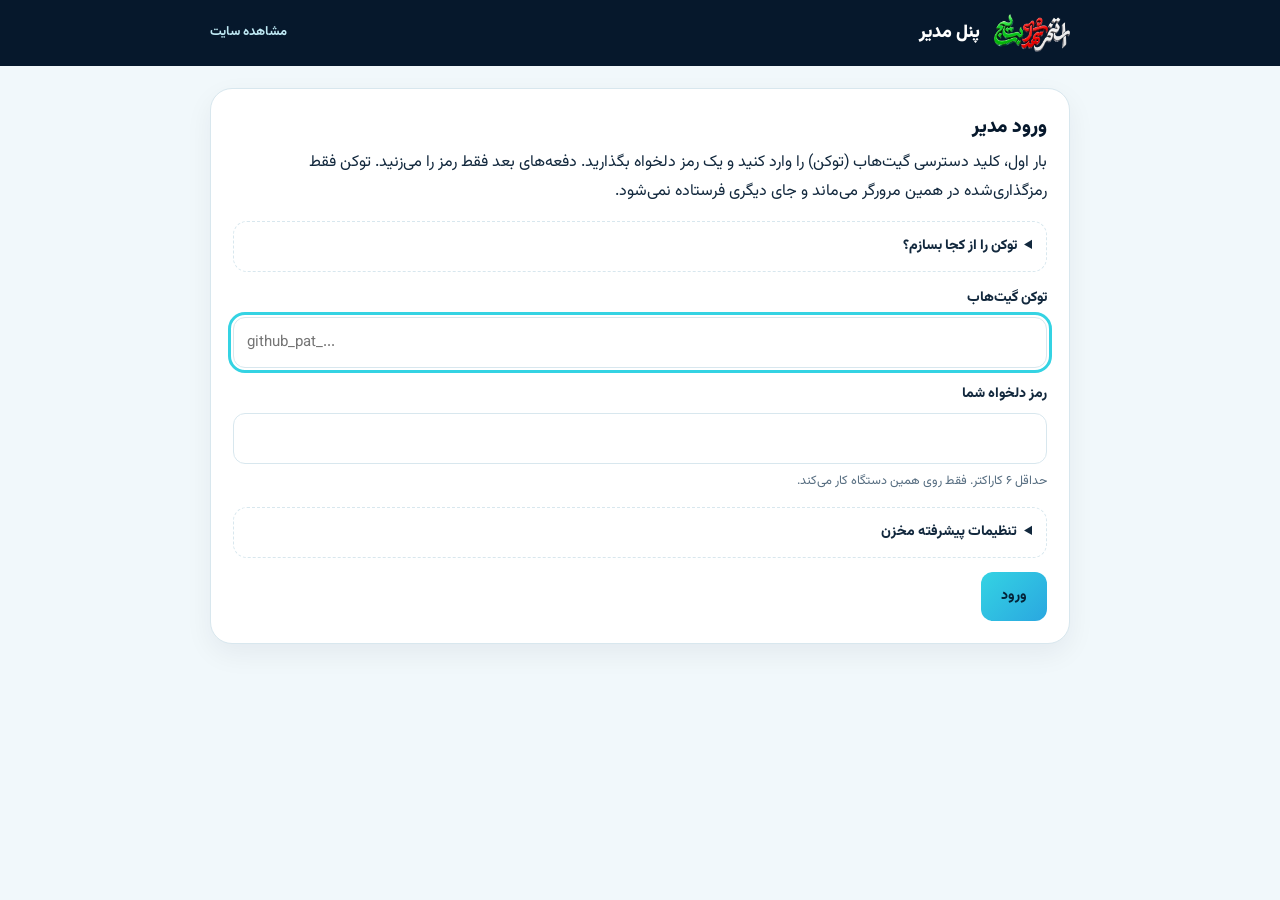
<file: admin.html>
<!doctype html>
<html lang="fa" dir="rtl">
<head>
<meta charset="utf-8">
<meta name="viewport" content="width=device-width,initial-scale=1,viewport-fit=cover">
<meta name="robots" content="noindex,nofollow">
<meta name="theme-color" content="#06182c">
<title>پنل مدیر استخر شهدای بسیج</title>
<link rel="icon" type="image/png" href="favicon.png">
<link href="https://fonts.googleapis.com/css2?family=Vazirmatn:wght@400;600;800;900&display=swap" rel="stylesheet">
<style>
/* Admin panel: calm light page, navy header, one card per task. Closed = red, open = green, same as the public site. */
:root{--ink:#06182c;--navy:#0a2a4a;--blue:#0b78c4;--aqua:#34d3e3;--foam:#f1f8fb;--text:#12283d;--muted:#566d80;--line:#d8e7ee;--ok:#16874f;--ok-soft:#e0f5e9;--bad:#c62839;--bad-soft:#fde8ea;--gold:#f2c14e;--font:"Vazirmatn",Tahoma,"Segoe UI",sans-serif}
*{box-sizing:border-box;margin:0;padding:0}
body{font-family:var(--font);background:var(--foam);color:var(--text);line-height:1.8;min-height:100vh}
a{color:var(--blue)}button,input,select,textarea{font:inherit;color:inherit}
:focus-visible{outline:3px solid var(--aqua);outline-offset:2px}
header{background:var(--ink);color:#fff;padding:14px 16px}
.hd{width:min(860px,100%);margin-inline:auto;display:flex;align-items:center;gap:14px}
.hd img{height:38px;width:auto}.hd h1{font-size:18px;font-weight:900}.hd .sp{margin-inline-start:auto;display:flex;gap:10px;align-items:center}
.hd a{color:#bfe9f4;font-size:13px;font-weight:700;text-decoration:none}
main{width:min(860px,100% - 32px);margin:22px auto 60px;display:grid;gap:18px}
.card{background:#fff;border:1px solid var(--line);border-radius:22px;padding:22px;box-shadow:0 10px 28px rgba(6,24,44,.06)}
.card h2{font-size:19px;font-weight:900;color:var(--ink);margin-bottom:4px}.card>p.lead{color:var(--muted);font-size:14px;margin-bottom:16px}
.field{display:grid;gap:6px;margin-bottom:14px}.field label{font-weight:800;font-size:14px}
input[type=text],input[type=password],select,textarea{width:100%;border:1.5px solid var(--line);border-radius:12px;padding:11px 13px;background:#fff;font-size:15px}
textarea{resize:vertical;min-height:72px}
.hint{font-size:12.5px;color:var(--muted)}
.btn{display:inline-flex;align-items:center;justify-content:center;gap:8px;border:0;border-radius:12px;padding:12px 20px;font-weight:800;font-size:14px;cursor:pointer;background:var(--ink);color:#fff}
.btn.pri{background:linear-gradient(135deg,var(--aqua),#2aa7e0);color:#04243a}
.btn.line{background:#fff;border:1.5px solid var(--line);color:var(--navy)}
.btn.danger{background:var(--bad-soft);color:var(--bad)}
.btn:disabled{opacity:.5;cursor:not-allowed}
.row{display:flex;gap:10px;flex-wrap:wrap;align-items:center}
.msg{padding:11px 14px;border-radius:12px;font-size:14px;font-weight:700;margin-top:12px}
.msg.ok{background:var(--ok-soft);color:var(--ok)}.msg.err{background:var(--bad-soft);color:var(--bad)}.msg.info{background:#e6f3fb;color:#0b5a8c}
.msg[hidden]{display:none}
details{border:1px dashed var(--line);border-radius:14px;padding:12px 14px;margin:14px 0}summary{cursor:pointer;font-weight:800;font-size:14px}
details ol{margin:10px 22px 4px;font-size:14px}details li{margin-bottom:4px}
code{background:#eef4f8;padding:1px 6px;border-radius:6px;font-size:13px;direction:ltr;unicode-bidi:isolate}
/* weekdays */
.wd{display:grid;gap:8px}
.wd-row{display:grid;grid-template-columns:1fr auto;align-items:center;gap:12px;padding:12px 16px;border-radius:16px;border:1.5px solid var(--line)}
.wd-row.open{background:#fff}.wd-row.closed{background:repeating-linear-gradient(135deg,#fff,#fff 8px,var(--bad-soft) 8px,var(--bad-soft) 16px);border-color:#f1c3c8}
.wd-row b{font-size:16px}.wd-row small{display:block;color:var(--muted);font-weight:700}
.sw{position:relative;display:inline-flex;align-items:center;gap:10px;cursor:pointer;font-weight:800;font-size:14px}
.sw input{position:absolute;opacity:0;width:44px;height:26px;margin:0;cursor:pointer}
.sw i{width:44px;height:26px;border-radius:99px;background:var(--bad);position:relative;transition:background .2s;flex:none}
.sw i:after{content:"";position:absolute;top:3px;inset-inline-start:3px;width:20px;height:20px;border-radius:50%;background:#fff;transition:transform .2s}
.sw input:checked+i{background:var(--ok)}
.sw input:checked+i:after{transform:translateX(-18px)}
.sw input:focus-visible+i{outline:3px solid var(--aqua);outline-offset:2px}
.st-open{color:var(--ok)}.st-closed{color:var(--bad)}
/* dates */
.chips{display:flex;flex-wrap:wrap;gap:8px;margin-top:12px}
.chip{display:inline-flex;align-items:center;gap:8px;padding:6px 8px 6px 14px;border-radius:99px;background:var(--bad-soft);color:var(--bad);font-weight:800;font-size:13px}
.chip button{border:0;background:#fff;color:var(--bad);width:24px;height:24px;border-radius:50%;cursor:pointer;font-weight:900;line-height:1}
.empty{color:var(--muted);font-size:13px}
.sw-line{display:flex;gap:10px;align-items:center;margin-bottom:12px}
.savebar{position:sticky;bottom:0;background:rgba(241,248,251,.94);backdrop-filter:blur(8px);padding:12px 0;display:flex;gap:10px;flex-wrap:wrap;align-items:center;border-top:1px solid var(--line)}
[hidden]{display:none!important}
.atabs{display:flex;gap:8px;overflow-x:auto;padding:4px;background:#fff;border:1px solid var(--line);border-radius:18px;box-shadow:0 6px 18px rgba(6,24,44,.05)}
.atabs button{flex:1 0 auto;border:0;border-radius:13px;padding:12px 16px;font-weight:800;font-size:14px;background:transparent;color:var(--muted);cursor:pointer;white-space:nowrap}
.atabs button[aria-selected="true"]{background:var(--ink);color:#fff}
.atabs button:not([aria-selected="true"]):hover{background:var(--foam);color:var(--ink)}
main.wide{width:min(1120px,100% - 32px)}
#toolFrame{display:block;width:100%;height:900px;border:0;border-radius:22px;background:#f3f6fb}
@media(max-width:560px){.atabs{display:grid;grid-template-columns:1fr 1fr}.atabs button{white-space:normal;padding:11px 8px}.card{padding:18px}.wd-row{padding:12px}}
</style>
</head>
<body>
<header><div class="hd"><img src="img/logo.webp" alt="" width="76" height="38"><h1>پنل مدیر</h1><div class="sp"><a href="index.html">مشاهده سایت</a><button class="btn line" type="button" id="logout" hidden style="padding:7px 14px">خروج</button></div></div></header>

<main id="mainBox">
  <nav class="atabs" id="atabs" role="tablist" aria-label="بخش‌های پنل" hidden>
    <button type="button" role="tab" id="at-sched" aria-selected="true" data-tab="sched">برنامه و تعطیلی سایت</button>
    <button type="button" role="tab" id="at-w" aria-selected="false" data-tab="w">لیست هفتگی A4</button>
    <button type="button" role="tab" id="at-p" aria-selected="false" data-tab="p">سانس‌های خصوصی</button>
    <button type="button" role="tab" id="at-d" aria-selected="false" data-tab="d">پوستر روزانه</button>
  </nav>
  <section id="toolView" hidden aria-live="polite">
    <iframe id="toolFrame" title="ابزار پوستر" loading="lazy"></iframe>
  </section>

  <!-- step 1: sign in with the GitHub token -->
  <section class="card" id="loginCard">
    <h2>ورود مدیر</h2>
    <div id="unlockBox" hidden>
      <p class="lead">رمز خود را وارد کنید.</p>
      <div class="field"><label for="pw">رمز</label><input type="password" id="pw" autocomplete="current-password" spellcheck="false"></div>
      <p class="hint"><a href="#" id="newToken">ورود با توکن جدید یا فراموشی رمز</a></p>
    </div>
    <div id="setupBox">
    <p class="lead">بار اول، کلید دسترسی گیت‌هاب (توکن) را وارد کنید و یک رمز دلخواه بگذارید. دفعه‌های بعد فقط رمز را می‌زنید. توکن فقط رمزگذاری‌شده در همین مرورگر می‌ماند و جای دیگری فرستاده نمی‌شود.</p>
    <details>
      <summary>توکن را از کجا بسازم؟</summary>
      <ol>
        <li>وارد گیت‌هاب شوید و این صفحه را باز کنید: <a href="https://github.com/settings/personal-access-tokens/new" target="_blank" rel="noopener">github.com/settings/personal-access-tokens/new</a></li>
        <li>یک نام دلخواه بدهید و زمان انقضا را مثلاً «No expiration» یا یک سال بگذارید.</li>
        <li>در «Repository access» گزینه <b>Only select repositories</b> را بزنید و فقط مخزن <code>pool-ticket</code> را انتخاب کنید.</li>
        <li>در «Permissions» بخش «Repository permissions» مقدار <b>Contents</b> را روی <b>Read and write</b> بگذارید.</li>
        <li>«Generate token» را بزنید، توکن را کپی کنید و همین‌جا وارد کنید.</li>
      </ol>
    </details>
    <div class="field"><label for="token">توکن گیت‌هاب</label><input type="password" id="token" autocomplete="off" spellcheck="false" dir="ltr" placeholder="github_pat_..."></div>
    <div class="field"><label for="pwNew">رمز دلخواه شما</label><input type="password" id="pwNew" autocomplete="new-password" spellcheck="false"><span class="hint">حداقل ۶ کاراکتر. فقط روی همین دستگاه کار می‌کند.</span></div>
    <details>
      <summary>تنظیمات پیشرفته مخزن</summary>
      <div class="field" style="margin-top:12px"><label for="repo">مخزن (صاحب/نام)</label><input type="text" id="repo" dir="ltr" value="pcmohqm-coder/pool-ticket"></div>
      <div class="field"><label for="branch">شاخه</label><input type="text" id="branch" dir="ltr" value="main"></div>
      <div class="field"><label for="path">فایل برنامه</label><input type="text" id="path" dir="ltr" value="schedule.json"></div>
    </details>
    </div>
    <div class="row"><button class="btn pri" type="button" id="login">ورود</button></div>
    <div class="msg err" id="loginMsg" hidden role="alert"></div>
  </section>

  <!-- step 2: the editor -->
  <div id="editor" hidden style="display:grid;gap:18px">
    <section class="card">
      <h2>روزهای هفته</h2>
      <p class="lead">سانس هر روز هفته را باز یا بسته کنید. روز بسته تا وقتی دوباره بازش نکنید در همه هفته‌ها بسته می‌ماند.</p>
      <div class="wd" id="wd"></div>
    </section>

    <section class="card">
      <h2>تعطیلی یک تاریخ مشخص</h2>
      <p class="lead">برای تعطیلی فقط یک روز (مثلاً مناسبت یا تعمیرات) تاریخ را انتخاب کنید. بعد از آن روز خودکار باز می‌شود.</p>
      <div class="row"><select id="dateSel" style="flex:1;min-width:200px" aria-label="تاریخ"></select><button class="btn" type="button" id="addDate">افزودن تعطیلی</button></div>
      <div class="chips" id="chips"></div>
    </section>

    <section class="card">
      <h2>پیام اطلاعیه بالای سایت</h2>
      <p class="lead">یک نوار زرد بالای سایت نشان داده می‌شود. اگر متن عربی ننویسید، همان متن فارسی نمایش داده می‌شود.</p>
      <div class="sw-line"><label class="sw"><input type="checkbox" id="annOn"><i></i><span id="annState">نمایش پیام: خاموش</span></label></div>
      <div class="field"><label for="annFa">متن فارسی</label><textarea id="annFa" maxlength="300" placeholder="مثلاً: فردا به مناسبت ... استخر تعطیل است."></textarea></div>
      <div class="field"><label for="annAr">متن عربی (اختیاری)</label><textarea id="annAr" maxlength="300" dir="rtl"></textarea></div>
    </section>

    <div class="savebar">
      <button class="btn pri" type="button" id="save">ذخیره و انتشار روی سایت</button>
      <button class="btn line" type="button" id="reload">بازخوانی از سایت</button>
      <button class="btn line" type="button" id="dl">دانلود schedule.json</button>
    </div>
    <div class="msg" id="msg" hidden role="status"></div>
  </div>
</main>

<script>
(function(){
'use strict';
var TZ='Asia/Tehran';
var DAYS=['یکشنبه','دوشنبه','سه‌شنبه','چهارشنبه','پنجشنبه','جمعه','شنبه'];
var ORDER=[6,0,1,2,3,4,5];                       /* Saturday first */
var WOMEN=[6,1,3];
var MONTHS=['فروردین','اردیبهشت','خرداد','تیر','مرداد','شهریور','مهر','آبان','آذر','دی','بهمن','اسفند'];
var FAD='۰۱۲۳۴۵۶۷۸۹';
function $(s){return document.querySelector(s)}
function pad2(n){return (n<10?'0':'')+n}
function fa(s){return String(s).replace(/[0-9]/g,function(c){return FAD[+c]})}
function div(a,b){return Math.trunc(a/b)}
function g2j(gy,gm,gd){var g=[0,31,59,90,120,151,181,212,243,273,304,334];var jy=gy>1600?979:0;gy-=gy>1600?1600:621;var g2=gm>2?gy+1:gy;var d=365*gy+div(g2+3,4)-div(g2+99,100)+div(g2+399,400)-80+gd+g[gm-1];jy+=33*div(d,12053);d%=12053;jy+=4*div(d,1461);d%=1461;if(d>365){jy+=div(d-1,365);d=(d-1)%365}var jm=d<186?1+div(d,31):7+div(d-186,30);var jd=1+(d<186?d%31:(d-186)%30);return [jy,jm,jd]}
function todayT(){
  var y,m,d;
  try{var p=new Intl.DateTimeFormat('en-US',{timeZone:TZ,year:'numeric',month:'numeric',day:'numeric'}).formatToParts(new Date());var g=function(n){return +p.filter(function(x){return x.type===n})[0].value};y=g('year');m=g('month');d=g('day')}
  catch(e){var n=new Date();y=n.getFullYear();m=n.getMonth()+1;d=n.getDate()}
  return {y:y,m:m,d:d};
}
function addDays(b,n){var u=new Date(Date.UTC(b.y,b.m-1,b.d+n));return {y:u.getUTCFullYear(),m:u.getUTCMonth()+1,d:u.getUTCDate(),dow:u.getUTCDay()}}
function iso(x){return x.y+'-'+pad2(x.m)+'-'+pad2(x.d)}
function parseIso(s){var m=/^(\d{4})-(\d{2})-(\d{2})$/.exec(s);return m?{y:+m[1],m:+m[2],d:+m[3],dow:new Date(Date.UTC(+m[1],+m[2]-1,+m[3])).getUTCDay()}:null}
function label(x){var j=g2j(x.y,x.m,x.d);return DAYS[x.dow]+' '+fa(j[2])+' '+MONTHS[j[1]-1]+' '+fa(j[0])}

/* ---------- state ---------- */
var cfg={token:'',repo:'pcmohqm-coder/pool-ticket',branch:'main',path:'schedule.json'};
var data=defaults();
var sha=null;                                    /* current file sha on GitHub, null if the file does not exist yet */
function defaults(){return {version:1,updated:'',closedWeekdays:[6],closedDates:[],announcement:{enabled:false,fa:'',ar:''}}}
function normalize(j){
  var s=defaults();if(!j||typeof j!=='object')return s;
  if(Array.isArray(j.closedWeekdays))s.closedWeekdays=j.closedWeekdays.filter(function(x){return Number.isInteger(x)&&x>=0&&x<=6});
  if(Array.isArray(j.closedDates))s.closedDates=j.closedDates.filter(function(x){return /^\d{4}-\d{2}-\d{2}$/.test(x)}).sort();
  var a=j.announcement;if(a&&typeof a==='object')s.announcement={enabled:!!a.enabled,fa:String(a.fa||''),ar:String(a.ar||'')};
  s.updated=String(j.updated||'');return s;
}

/* ---------- GitHub API ---------- */
function api(method,path,body){
  var opts={method:method,headers:{'Accept':'application/vnd.github+json','Authorization':'Bearer '+cfg.token,'X-GitHub-Api-Version':'2022-11-28'}};
  if(body){opts.headers['Content-Type']='application/json';opts.body=JSON.stringify(body)}
  return fetch('https://api.github.com'+path,opts).then(function(r){
    return r.text().then(function(t){var j=null;try{j=t?JSON.parse(t):null}catch(e){}if(!r.ok){var e=new Error((j&&j.message)||('HTTP '+r.status));e.status=r.status;throw e}return j});
  });
}
function fileUrl(){return '/repos/'+cfg.repo+'/contents/'+cfg.path.split('/').map(encodeURIComponent).join('/')}
function b64d(s){var bin=atob(s.replace(/\s/g,''));var bytes=new Uint8Array(bin.length);for(var i=0;i<bin.length;i++)bytes[i]=bin.charCodeAt(i);return new TextDecoder().decode(bytes)}
function b64e(s){var bytes=new TextEncoder().encode(s),bin='';for(var i=0;i<bytes.length;i++)bin+=String.fromCharCode(bytes[i]);return btoa(bin)}
function errText(e){
  if(e.status===401)return 'توکن معتبر نیست یا منقضی شده است.';
  if(e.status===403)return 'دسترسی کافی نیست. توکن باید برای مخزن pool-ticket اجازه «Contents: Read and write» داشته باشد.';
  if(e.status===404)return 'مخزن پیدا نشد. نام مخزن را در تنظیمات پیشرفته بررسی کنید و مطمئن شوید توکن به آن دسترسی دارد.';
  if(e instanceof TypeError)return 'ارتباط با گیت‌هاب برقرار نشد. اینترنت را بررسی کنید.';
  return 'خطا: '+e.message;
}
function loadFile(){
  return api('GET',fileUrl()+'?ref='+encodeURIComponent(cfg.branch)+'&t='+Date.now()).then(function(j){
    sha=j.sha;var parsed=null;try{parsed=JSON.parse(b64d(j.content))}catch(e){}data=normalize(parsed);
  },function(e){if(e.status===404){sha=null;data=defaults();return api('GET','/repos/'+cfg.repo).then(function(r){if(r&&r.permissions&&r.permissions.push===false)throw Object.assign(new Error('no push'),{status:403})})}throw e});
}
function saveFile(retry){
  data.updated=new Date().toISOString();
  prune();
  var body={message:'update schedule',content:b64e(JSON.stringify(data,null,2)+'\n'),branch:cfg.branch};
  if(sha)body.sha=sha;
  return api('PUT',fileUrl(),body).then(function(j){sha=j&&j.content&&j.content.sha||sha},function(e){
    if(!retry&&(e.status===409||e.status===422)){            /* file changed or was created elsewhere: get the new sha and try once more */
      return api('GET',fileUrl()+'?ref='+encodeURIComponent(cfg.branch)+'&t='+Date.now()).then(function(j){sha=j.sha;return saveFile(true)},function(){throw e});
    }
    throw e;
  });
}
function prune(){var t=iso(todayT());data.closedDates=data.closedDates.filter(function(d){return d>=t});data.closedDates.sort()}

/* ---------- UI ---------- */
function show(el,cls,txt){el.className='msg '+cls;el.textContent=txt;el.hidden=false}
function renderWeek(){
  var box=$('#wd');box.innerHTML='';
  ORDER.forEach(function(dow){
    var closed=data.closedWeekdays.indexOf(dow)>-1,women=WOMEN.indexOf(dow)>-1;
    var row=document.createElement('div');row.className='wd-row '+(closed?'closed':'open');
    row.innerHTML='<div><b>'+DAYS[dow]+'</b><small>'+(women?'بانوان':'آقایان')+'</small></div>';
    var lab=document.createElement('label');lab.className='sw';
    var inp=document.createElement('input');inp.type='checkbox';inp.checked=!closed;inp.id='wd'+dow;inp.setAttribute('aria-label','سانس '+DAYS[dow]);
    var i=document.createElement('i');var sp=document.createElement('span');sp.className=closed?'st-closed':'st-open';sp.textContent=closed?'بسته':'باز';
    inp.addEventListener('change',function(){
      var k=data.closedWeekdays.indexOf(dow);
      if(inp.checked&&k>-1)data.closedWeekdays.splice(k,1);
      if(!inp.checked&&k===-1)data.closedWeekdays.push(dow);
      renderWeek();
    });
    lab.appendChild(inp);lab.appendChild(i);lab.appendChild(sp);row.appendChild(lab);box.appendChild(row);
  });
}
function renderDates(){
  var sel=$('#dateSel');sel.innerHTML='';var t=todayT();
  for(var i=0;i<90;i++){var x=addDays(t,i);if(data.closedDates.indexOf(iso(x))>-1)continue;var o=document.createElement('option');o.value=iso(x);o.textContent=label(x)+(i===0?' (امروز)':'');sel.appendChild(o)}
  var chips=$('#chips');chips.innerHTML='';
  if(!data.closedDates.length){chips.innerHTML='<span class="empty">تعطیلی تاریخ مشخصی ثبت نشده است.</span>';return}
  data.closedDates.forEach(function(d){
    var x=parseIso(d);if(!x)return;var c=document.createElement('span');c.className='chip';c.appendChild(document.createTextNode(label(x)));
    var b=document.createElement('button');b.type='button';b.textContent='×';b.setAttribute('aria-label','حذف '+label(x));
    b.addEventListener('click',function(){data.closedDates=data.closedDates.filter(function(v){return v!==d});renderDates()});
    c.appendChild(b);chips.appendChild(c);
  });
}
function renderAnn(){
  $('#annOn').checked=!!data.announcement.enabled;$('#annFa').value=data.announcement.fa||'';$('#annAr').value=data.announcement.ar||'';
  $('#annState').textContent='نمایش پیام: '+($('#annOn').checked?'روشن':'خاموش');
}
function renderAll(){renderWeek();renderDates();renderAnn()}
function readAnn(){data.announcement={enabled:$('#annOn').checked,fa:$('#annFa').value.trim(),ar:$('#annAr').value.trim()}}

function enter(){
  $('#loginCard').hidden=true;$('#logout').hidden=false;$('#atabs').hidden=false;renderAll();showTab('sched');
}
/* top tabs: site schedule (editor) or one of the three poster tools in an iframe */
function showTab(k){
  var tool=k!=='sched';
  document.querySelectorAll('#atabs button').forEach(function(b){b.setAttribute('aria-selected',String(b.dataset.tab===k))});
  $('#editor').hidden=tool;$('#toolView').hidden=!tool;$('#mainBox').classList.toggle('wide',tool);
  if(tool){var f=$('#toolFrame'),src='tools.html?t='+k;if(f.getAttribute('data-src')!==src){f.setAttribute('data-src',src);f.style.height='900px';f.src=src}}
  try{sessionStorage.setItem('poolTab',k)}catch(e){}
  window.scrollTo(0,0);
}
document.querySelectorAll('#atabs button').forEach(function(b){b.addEventListener('click',function(){showTab(b.dataset.tab)})});
window.addEventListener('message',function(e){
  if(e.origin!==location.origin||!e.data||typeof e.data.poolToolsHeight!=='number')return;
  $('#toolFrame').style.height=Math.max(500,Math.min(4000,e.data.poolToolsHeight+8))+'px';
});
/* ---- password login: the GitHub token is stored encrypted (AES-GCM, key from the password via PBKDF2) ---- */
var VAULT='poolAdminVault',mode='setup';
function b64(buf){var a=new Uint8Array(buf),s='';for(var i=0;i<a.length;i++)s+=String.fromCharCode(a[i]);return btoa(s)}
function unb64(t){var s=atob(t),a=new Uint8Array(s.length);for(var i=0;i<s.length;i++)a[i]=s.charCodeAt(i);return a}
function deriveKey(pw,salt){
  return crypto.subtle.importKey('raw',new TextEncoder().encode(pw),'PBKDF2',false,['deriveKey']).then(function(m){
    return crypto.subtle.deriveKey({name:'PBKDF2',salt:salt,iterations:250000,hash:'SHA-256'},m,{name:'AES-GCM',length:256},false,['encrypt','decrypt']);
  });
}
function sealVault(pw,obj){
  var salt=crypto.getRandomValues(new Uint8Array(16)),iv=crypto.getRandomValues(new Uint8Array(12));
  return deriveKey(pw,salt).then(function(k){return crypto.subtle.encrypt({name:'AES-GCM',iv:iv},k,new TextEncoder().encode(JSON.stringify(obj)))}).then(function(ct){
    localStorage.setItem(VAULT,JSON.stringify({v:1,salt:b64(salt),iv:b64(iv),ct:b64(ct)}));
  });
}
function openVault(pw){
  var v=JSON.parse(localStorage.getItem(VAULT));
  return deriveKey(pw,unb64(v.salt)).then(function(k){return crypto.subtle.decrypt({name:'AES-GCM',iv:unb64(v.iv)},k,unb64(v.ct))}).then(function(pt){return JSON.parse(new TextDecoder().decode(pt))});
}
function hasVault(){try{return !!localStorage.getItem(VAULT)}catch(e){return false}}
function setMode(m){
  mode=m;$('#unlockBox').hidden=m!=='unlock';$('#setupBox').hidden=m!=='setup';$('#loginMsg').hidden=true;
  setTimeout(function(){try{(m==='unlock'?$('#pw'):$('#token')).focus()}catch(e){}},50);
}
function finishLogin(){
  return loadFile().then(function(){enter()});
}
function loginFlow(){
  if(!window.crypto||!crypto.subtle){show($('#loginMsg'),'err','این مرورگر رمزگذاری را پشتیبانی نمی‌کند. صفحه را با https باز کنید.');return}
  $('#loginMsg').hidden=true;
  var b=$('#login');b.disabled=true;
  var done=function(){b.disabled=false};
  if(mode==='unlock'){
    var pw=$('#pw').value;
    if(!pw){show($('#loginMsg'),'err','رمز را وارد کنید.');done();return}
    openVault(pw).then(function(o){cfg=o;return finishLogin()},function(){throw Object.assign(new Error('bad'),{badPw:true})})
      .catch(function(e){show($('#loginMsg'),'err',e&&e.badPw?'رمز اشتباه است.':errText(e));$('#loginCard').hidden=false})
      .then(function(){$('#pw').value='';done()});
    return;
  }
  var tok=$('#token').value.trim(),pn=$('#pwNew').value;
  if(!tok){show($('#loginMsg'),'err','توکن را وارد کنید.');done();return}
  if(pn.length<6){show($('#loginMsg'),'err','رمز باید حداقل ۶ کاراکتر باشد.');done();return}
  cfg.token=tok;cfg.repo=$('#repo').value.trim()||cfg.repo;cfg.branch=$('#branch').value.trim()||cfg.branch;cfg.path=$('#path').value.trim()||cfg.path;
  finishLogin().then(function(){return sealVault(pn,cfg)}).then(function(){$('#token').value='';$('#pwNew').value=''})
    .catch(function(e){cfg.token='';show($('#loginMsg'),'err',errText(e));$('#loginCard').hidden=false})
    .then(done);
}
$('#login').addEventListener('click',loginFlow);
$('#token').addEventListener('keydown',function(e){if(e.key==='Enter')$('#pwNew').focus()});
$('#pwNew').addEventListener('keydown',function(e){if(e.key==='Enter')loginFlow()});
$('#pw').addEventListener('keydown',function(e){if(e.key==='Enter')loginFlow()});
$('#newToken').addEventListener('click',function(e){
  e.preventDefault();
  if(confirm('توکن و رمز ذخیره‌شده روی این دستگاه پاک می‌شود و باید توکن جدید وارد کنید. ادامه می‌دهید؟')){try{localStorage.removeItem(VAULT)}catch(x){}setMode('setup')}
});
$('#logout').addEventListener('click',function(){
  cfg.token='';$('#editor').hidden=true;$('#toolView').hidden=true;$('#atabs').hidden=true;$('#mainBox').classList.remove('wide');$('#toolFrame').removeAttribute('src');$('#toolFrame').removeAttribute('data-src');$('#logout').hidden=true;$('#loginCard').hidden=false;
  setMode(hasVault()?'unlock':'setup');
});
$('#addDate').addEventListener('click',function(){var v=$('#dateSel').value;if(v&&data.closedDates.indexOf(v)===-1){data.closedDates.push(v);data.closedDates.sort();renderDates()}});
$('#annOn').addEventListener('change',function(){$('#annState').textContent='نمایش پیام: '+($('#annOn').checked?'روشن':'خاموش')});
$('#save').addEventListener('click',function(){
  readAnn();
  if(data.announcement.enabled&&!data.announcement.fa&&!data.announcement.ar){show($('#msg'),'err','متن پیام را بنویسید یا نمایش پیام را خاموش کنید.');return}
  var b=$('#save');b.disabled=true;show($('#msg'),'info','در حال ذخیره...');
  saveFile(false).then(function(){
    renderDates();
    show($('#msg'),'ok','ذخیره شد. تغییرها معمولاً تا یک یا دو دقیقه دیگر روی سایت دیده می‌شوند.');
  }).catch(function(e){
    show($('#msg'),'err',errText(e)+' می‌توانید فایل را دانلود و خودتان در گیت‌هاب جایگزین کنید.');
  }).then(function(){b.disabled=false});
});
$('#reload').addEventListener('click',function(){
  show($('#msg'),'info','در حال بازخوانی...');
  loadFile().then(function(){renderAll();show($('#msg'),'ok','آخرین برنامه ثبت‌شده بارگذاری شد.')}).catch(function(e){show($('#msg'),'err',errText(e))});
});
$('#dl').addEventListener('click',function(){
  readAnn();prune();data.updated=new Date().toISOString();
  var blob=new Blob([JSON.stringify(data,null,2)+'\n'],{type:'application/json'});
  var a=document.createElement('a');a.href=URL.createObjectURL(blob);a.download='schedule.json';document.body.appendChild(a);a.click();
  setTimeout(function(){URL.revokeObjectURL(a.href);a.remove()},500);
});

/* start: old plain-text token (earlier version) is removed; saved vault -> ask for the password */
try{localStorage.removeItem('poolAdmin')}catch(e){}
setMode(hasVault()?'unlock':'setup');
})();
</script>
</body>
</html>
</file>
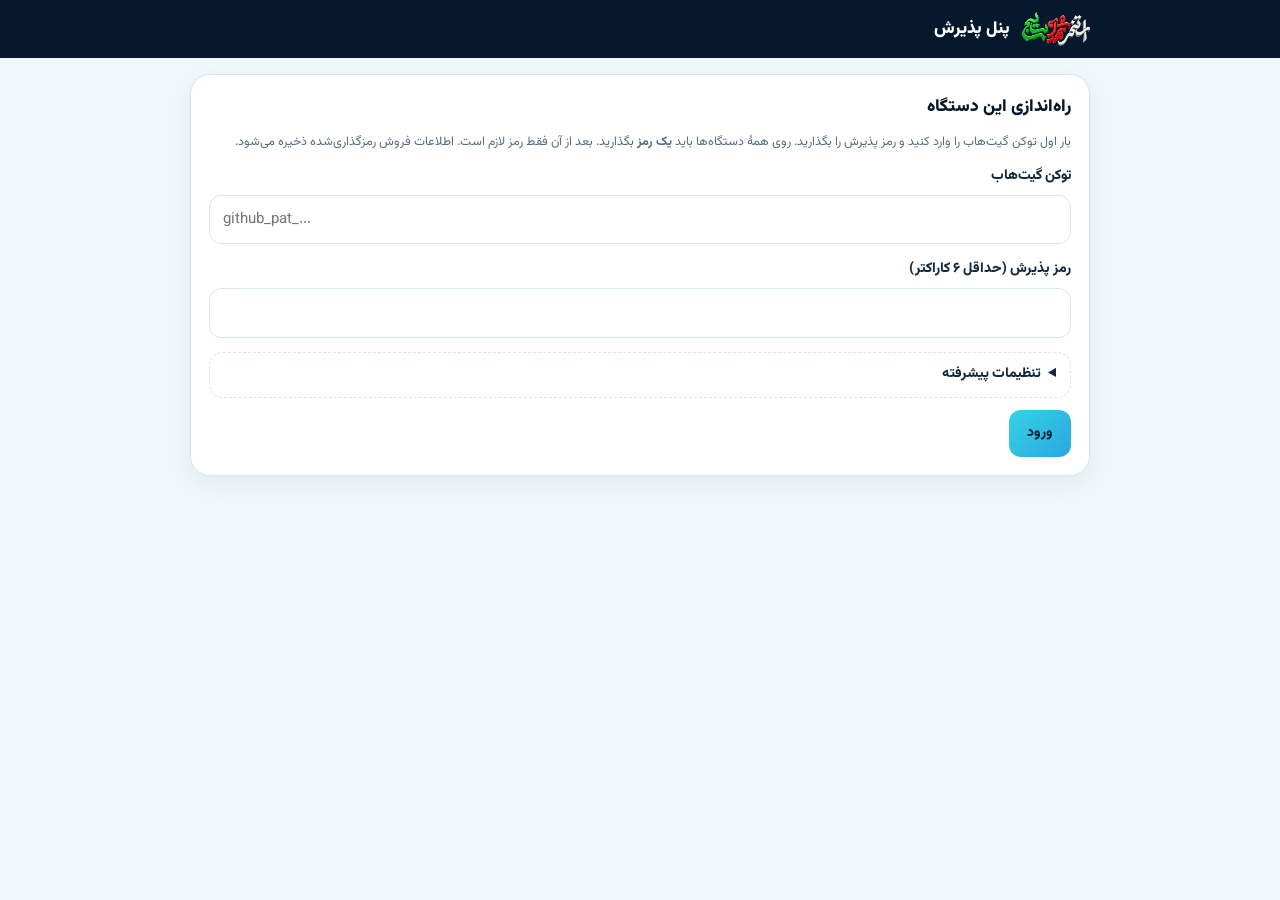
<file: reception.html>
<!doctype html>
<html lang="fa" dir="rtl">
<head>
<meta charset="utf-8">
<meta name="viewport" content="width=device-width,initial-scale=1,viewport-fit=cover">
<meta name="robots" content="noindex,nofollow">
<meta name="theme-color" content="#06182c">
<title>پنل پذیرش استخر شهدای بسیج</title>
<link rel="icon" type="image/png" href="favicon.png">
<link href="https://fonts.googleapis.com/css2?family=Vazirmatn:wght@400;600;800;900&display=swap" rel="stylesheet">
<style>
:root{--ink:#06182c;--navy:#0a2a4a;--blue:#0b78c4;--aqua:#34d3e3;--foam:#f1f8fb;--text:#12283d;--muted:#566d80;--line:#d8e7ee;--ok:#16874f;--ok-soft:#e0f5e9;--bad:#c62839;--bad-soft:#fde8ea;--gold:#f2c14e;--font:"Vazirmatn",Tahoma,"Segoe UI",sans-serif}
*{box-sizing:border-box;margin:0;padding:0}
body{font-family:var(--font);background:var(--foam);color:var(--text);line-height:1.7;min-height:100vh;-webkit-tap-highlight-color:transparent}
button,input,select{font:inherit;color:inherit}
:focus-visible{outline:3px solid var(--aqua);outline-offset:2px}
[hidden]{display:none!important}
header{background:var(--ink);color:#fff;padding:12px 16px;position:sticky;top:0;z-index:20}
.hd{width:min(900px,100%);margin-inline:auto;display:flex;align-items:center;gap:12px}
.hd img{height:34px;width:auto}.hd h1{font-size:17px;font-weight:900}
.hd .sp{margin-inline-start:auto;display:flex;gap:10px;align-items:center}
.sync{font-size:12px;font-weight:800;display:inline-flex;align-items:center;gap:6px;color:#bfe9f4}
.sync i{width:9px;height:9px;border-radius:50%;background:#46d68a;display:inline-block}
.sync.busy i{background:var(--gold)}.sync.err i{background:#ff6b78}
main{width:min(900px,100% - 24px);margin:16px auto 80px;display:grid;gap:14px}
.card{background:#fff;border:1px solid var(--line);border-radius:20px;padding:18px;box-shadow:0 8px 24px rgba(6,24,44,.06)}
.card h2{font-size:17px;font-weight:900;color:var(--ink);margin-bottom:10px}
.field{display:grid;gap:6px;margin-bottom:14px}.field label{font-weight:800;font-size:14px}
input[type=text],input[type=password],select{width:100%;border:1.5px solid var(--line);border-radius:12px;padding:11px 13px;background:#fff;font-size:15px}
.hint{font-size:12.5px;color:var(--muted)}
.btn{display:inline-flex;align-items:center;justify-content:center;gap:8px;border:0;border-radius:12px;padding:12px 18px;font-weight:800;font-size:14px;cursor:pointer;background:var(--ink);color:#fff}
.btn.pri{background:linear-gradient(135deg,var(--aqua),#2aa7e0);color:#04243a}
.btn.line{background:#fff;border:1.5px solid var(--line);color:var(--navy)}
.btn.danger{background:var(--bad-soft);color:var(--bad)}
.btn.sm{padding:7px 12px;font-size:13px}
.btn:disabled{opacity:.4;cursor:not-allowed}
.msg{padding:11px 14px;border-radius:12px;font-size:14px;font-weight:700;margin-top:12px}
.msg.err{background:var(--bad-soft);color:var(--bad)}.msg.ok{background:var(--ok-soft);color:var(--ok)}
details{border:1px dashed var(--line);border-radius:14px;padding:10px 14px;margin:12px 0}summary{cursor:pointer;font-weight:800;font-size:14px}
.tabs{display:grid;grid-template-columns:1fr 1fr;gap:8px}
.tabs button{border:2px solid var(--line);background:#fff;border-radius:16px;padding:12px 8px;font-weight:900;font-size:17px;cursor:pointer;color:var(--muted)}
.tabs button small{display:block;font-size:12px;font-weight:700}
.tabs button[aria-selected=true]{background:var(--ink);border-color:var(--ink);color:#fff}
.bar{display:flex;gap:10px;align-items:center;flex-wrap:wrap}
.bar select{width:auto;flex:1;min-width:150px}
.warn{background:#fff6dc;border:1px solid #f0d78a;color:#7a5a00;border-radius:14px;padding:10px 14px;font-weight:700;font-size:14px}
/* sale rows */
.sale{display:grid;grid-template-columns:1fr auto;gap:10px 12px;align-items:center;padding:14px 0;border-bottom:1px solid var(--line)}
.sale:last-child{border-bottom:0}
.sale b{font-size:16px}.sale .pr{color:var(--muted);font-size:13px;font-weight:700}
.step{display:inline-flex;align-items:center;gap:4px;background:var(--foam);border-radius:14px;padding:4px}
.step button{width:44px;height:44px;border:0;border-radius:11px;background:#fff;font-size:24px;font-weight:900;cursor:pointer;box-shadow:0 1px 3px rgba(6,24,44,.15);color:var(--ink)}
.step output{min-width:44px;text-align:center;font-size:22px;font-weight:900}
.pay{grid-column:1/-1;display:grid;grid-template-columns:1fr 1fr;gap:8px}
.pay .btn{padding:13px 8px;font-size:15px}
.tot{font-weight:900;color:var(--blue);font-size:15px}
table{width:100%;border-collapse:collapse;font-size:14px}
th,td{padding:8px 6px;text-align:center;border-bottom:1px solid var(--line)}
th{color:var(--muted);font-size:12.5px;font-weight:800}
td:first-child,th:first-child{text-align:start;font-weight:800}
tfoot td{font-weight:900;background:var(--foam);border-bottom:0}
.tw{overflow-x:auto}
.list .it{display:grid;grid-template-columns:1fr auto;gap:6px;padding:10px 0;border-bottom:1px solid var(--line);align-items:center;font-size:14px}
.list .it.del{opacity:.45;text-decoration:line-through}
.list .it small{color:var(--muted);font-weight:700}
.tag{display:inline-block;border-radius:99px;padding:1px 10px;font-size:12px;font-weight:800}
.tag.c{background:var(--ok-soft);color:var(--ok)}.tag.k{background:#e6f3fb;color:#0b5a8c}
.grand{display:grid;grid-template-columns:repeat(3,1fr);gap:8px;text-align:center}
.grand div{background:var(--foam);border-radius:14px;padding:10px 4px}.grand b{display:block;font-size:16px;color:var(--ink)}.grand span{font-size:12px;color:var(--muted);font-weight:800}
.modal{position:fixed;inset:0;background:rgba(6,24,44,.55);display:grid;place-items:center;z-index:50;padding:16px}
.modal .card{width:min(420px,100%)}
@media(max-width:480px){.sale{grid-template-columns:1fr}.sale .step{justify-self:start}}
</style>
</head>
<body>
<header><div class="hd"><img src="img/logo.webp" alt="" width="68" height="34"><h1>پنل پذیرش</h1>
<div class="sp"><span class="sync" id="sync" hidden><i></i><span id="syncT">همگام</span></span><button class="btn line sm" id="logout" type="button" hidden>خروج</button></div></div></header>
<main>

<section class="card" id="loginCard">
  <div id="unlockBox" hidden>
    <h2>ورود پذیرش</h2>
    <div class="field"><label for="pw">رمز پذیرش</label><input type="password" id="pw" autocomplete="current-password"></div>
    <p class="hint"><a href="#" id="newDev">ورود با توکن جدید</a></p>
  </div>
  <div id="setupBox">
    <h2>راه‌اندازی این دستگاه</h2>
    <p class="hint" style="margin-bottom:12px">بار اول توکن گیت‌هاب را وارد کنید و رمز پذیرش را بگذارید. روی همهٔ دستگاه‌ها باید <b>یک رمز</b> بگذارید. بعد از آن فقط رمز لازم است. اطلاعات فروش رمزگذاری‌شده ذخیره می‌شود.</p>
    <div class="field"><label for="token">توکن گیت‌هاب</label><input type="password" id="token" autocomplete="off" dir="ltr" placeholder="github_pat_..."></div>
    <div class="field"><label for="pwNew">رمز پذیرش (حداقل ۶ کاراکتر)</label><input type="password" id="pwNew" autocomplete="new-password"></div>
    <details><summary>تنظیمات پیشرفته</summary>
      <div class="field" style="margin-top:10px"><label for="repo">مخزن</label><input type="text" id="repo" dir="ltr" value="pcmohqm-coder/pool-ticket"></div>
      <div class="field"><label for="branch">شاخه</label><input type="text" id="branch" dir="ltr" value="main"></div>
      <div class="field"><label for="path">فایل داده</label><input type="text" id="path" dir="ltr" value="reception-data.json"></div>
    </details>
  </div>
  <button class="btn pri" id="login" type="button">ورود</button>
  <div class="msg err" id="loginMsg" hidden></div>
</section>

<div id="app" hidden style="display:grid;gap:14px">
  <div class="card bar">
    <select id="daySel" aria-label="روز"></select>
    <button class="btn danger" id="closeDay" type="button">پایان روز و دریافت PDF</button>
  </div>
  <div class="warn" id="oldWarn" hidden></div>
  <div class="warn" id="testWarn" hidden>این روز قبل از شروع رسمی (۵ آبان) است و آزمایشی حساب می‌شود. بعد از تست «پایان روز» بزنید تا پاک شود.</div>
  <h2 id="dayTitle" style="font-size:19px;font-weight:900;color:var(--ink)"></h2>
  <div class="tabs" id="tabs" role="tablist">
    <button role="tab" data-s="m" aria-selected="true">آقایان<small id="cm"></small></button>
    <button role="tab" data-s="w" aria-selected="false">بانوان<small id="cw"></small></button>
  </div>
  <section class="card"><h2>ثبت فروش</h2><div id="form"></div></section>
  <section class="card"><h2>جمع سانس</h2><div class="tw"><table><thead><tr><th>نوع</th><th>تعداد</th><th>نقد</th><th>کارت</th><th>جمع</th></tr></thead><tbody id="sumB"></tbody><tfoot id="sumF"></tfoot></table></div></section>
  <section class="card"><h2>جمع کل روز</h2><div class="grand" id="grand"></div></section>
  <section class="card"><h2>فروش‌های ثبت‌شده</h2><div class="list" id="list"></div></section>
</div>
</main>

<div class="modal" id="modal" hidden><div class="card">
  <h2>ویرایش فروش</h2>
  <div class="field"><label>سانس</label><select id="eS"><option value="m">آقایان</option><option value="w">بانوان</option></select></div>
  <div class="field"><label>نوع بلیط</label><select id="eK"></select></div>
  <div class="field"><label>تعداد</label><div class="step"><button type="button" id="eMinus">−</button><output id="eQ">1</output><button type="button" id="ePlus">+</button></div></div>
  <div class="field" id="eP"><label>نحوه پرداخت</label><select id="ePay"><option value="c">نقد</option><option value="k">کارت</option></select></div>
  <div class="bar"><button class="btn pri" id="eSave" type="button">ذخیره</button><button class="btn line" id="eCancel" type="button">انصراف</button><button class="btn danger" id="eDel" type="button" style="margin-inline-start:auto">حذف</button></div>
</div></div>

<script>
(function(){
'use strict';
var $=function(s){return document.querySelector(s)};
var TYPES=[
 {k:'n',name:'بلیط عادی',price:250000,money:true},
 {k:'h',name:'بلیط نیم‌بها',price:125000,money:true},
 {k:'v',name:'بلیط ویژه',price:120000,money:true},
 {k:'q',name:'قم‌تیکت'},
 {k:'p',name:'پول‌تیکت'}
];
var SESS={m:'آقایان',w:'بانوان'};
var START='2026-10-27';   /* first real day */
function baseSess(d){var w=new Date(d+'T12:00:00Z').getUTCDay();return (w===1||w===3)?'w':(w===6?null:'m')}   /* Mon,Wed = women; Sun,Tue,Thu,Fri = men; Sat = closed */
function sessionsFor(d){var b=baseSess(d),a=b?[b]:[];['m','w'].forEach(function(x){if(a.indexOf(x)<0&&daySales(d,x).length)a.push(x)});return a.length?a:['m','w']}
var VAULT='poolRecVault';
var cfg={token:'',repo:'pcmohqm-coder/pool-ticket',branch:'main',path:'reception-data.json'};
var sha=null,salt=null,dkey=null,db={days:{}},pending=[],pushing=false,sess='m',day='',qty={},pollT=null,retryT=null,editId=null,eq=1;
var fa=function(n){return Number(n).toLocaleString('fa-IR')};
var money=function(n){return fa(n)+' تومان'};
function typ(k){for(var i=0;i<TYPES.length;i++)if(TYPES[i].k===k)return TYPES[i]}
function todayStr(){return new Intl.DateTimeFormat('en-CA',{timeZone:'Asia/Tehran',year:'numeric',month:'2-digit',day:'2-digit'}).format(new Date())}
function jal(d){return new Intl.DateTimeFormat('fa-IR-u-ca-persian',{timeZone:'UTC',weekday:'long',year:'numeric',month:'long',day:'numeric'}).format(new Date(d+'T12:00:00Z'))}
function hhmm(t){return new Intl.DateTimeFormat('fa-IR',{timeZone:'Asia/Tehran',hour:'2-digit',minute:'2-digit',hour12:false}).format(new Date(t))}
function show(el,t){el.textContent=t;el.hidden=false}

/* ---------- crypto ---------- */
function b64(buf){var a=new Uint8Array(buf),s='';for(var i=0;i<a.length;i++)s+=String.fromCharCode(a[i]);return btoa(s)}
function unb64(t){var s=atob(t.replace(/\s/g,'')),a=new Uint8Array(s.length);for(var i=0;i<s.length;i++)a[i]=s.charCodeAt(i);return a}
function deriveKey(pw,sl){return crypto.subtle.importKey('raw',new TextEncoder().encode(pw),'PBKDF2',false,['deriveKey']).then(function(m){return crypto.subtle.deriveKey({name:'PBKDF2',salt:sl,iterations:250000,hash:'SHA-256'},m,{name:'AES-GCM',length:256},false,['encrypt','decrypt'])})}
function encJSON(key,obj){var iv=crypto.getRandomValues(new Uint8Array(12));return crypto.subtle.encrypt({name:'AES-GCM',iv:iv},key,new TextEncoder().encode(JSON.stringify(obj))).then(function(ct){return {iv:b64(iv),ct:b64(ct)}})}
function decJSON(key,o){return crypto.subtle.decrypt({name:'AES-GCM',iv:unb64(o.iv)},key,unb64(o.ct)).then(function(pt){return JSON.parse(new TextDecoder().decode(pt))})}
function sealVault(pw,obj){var sl=crypto.getRandomValues(new Uint8Array(16));return deriveKey(pw,sl).then(function(k){return encJSON(k,obj)}).then(function(e){localStorage.setItem(VAULT,JSON.stringify({salt:b64(sl),iv:e.iv,ct:e.ct}))})}
function openVault(pw){var v=JSON.parse(localStorage.getItem(VAULT));return deriveKey(pw,unb64(v.salt)).then(function(k){return decJSON(k,v)})}
function hasVault(){try{return !!localStorage.getItem(VAULT)}catch(e){return false}}

/* ---------- github ---------- */
function api(method,path,body){
  var o={method:method,headers:{'Accept':'application/vnd.github+json','Authorization':'Bearer '+cfg.token,'X-GitHub-Api-Version':'2022-11-28'}};
  if(body){o.headers['Content-Type']='application/json';o.body=JSON.stringify(body)}
  return fetch('https://api.github.com'+path,o).then(function(r){return r.text().then(function(t){var j=null;try{j=t?JSON.parse(t):null}catch(e){}if(!r.ok){var e=new Error((j&&j.message)||('HTTP '+r.status));e.status=r.status;throw e}return j})});
}
function furl(){return '/repos/'+cfg.repo+'/contents/'+cfg.path.split('/').map(encodeURIComponent).join('/')}
function errText(e){
  if(e.pw)return 'رمز اشتباه است.';
  if(e.status===401)return 'توکن معتبر نیست یا منقضی شده است.';
  if(e.status===403)return 'دسترسی کافی نیست. توکن باید اجازهٔ «Contents: Read and write» داشته باشد.';
  if(e.status===404)return 'مخزن پیدا نشد. نام مخزن را بررسی کنید.';
  if(e instanceof TypeError)return 'ارتباط با گیت‌هاب برقرار نشد. اینترنت را بررسی کنید.';
  return 'خطا: '+e.message;
}
/* fetch remote -> {db,sha}; derives key on first use with the file's own salt (password must match other devices) */
function fetchRemote(pw){
  return api('GET',furl()+'?ref='+encodeURIComponent(cfg.branch)+'&t='+Date.now()).then(function(j){
    var o=JSON.parse(new TextDecoder().decode(unb64(j.content)));
    var kp=(dkey&&salt===o.salt)?Promise.resolve(dkey):deriveKey(pw,unb64(o.salt));
    return kp.then(function(k){return decJSON(k,o).then(function(d){dkey=k;salt=o.salt;return {db:norm(d),sha:j.sha}},function(){throw Object.assign(new Error('pw'),{pw:true})})});
  },function(e){
    if(e.status===404){
      if(!dkey){salt=b64(crypto.getRandomValues(new Uint8Array(16)));return deriveKey(pw,unb64(salt)).then(function(k){dkey=k;return {db:{days:{}},sha:null}})}
      return {db:{days:{}},sha:null};
    }
    throw e;
  });
}
function norm(d){d=d&&typeof d==='object'?d:{};if(!d.days||typeof d.days!=='object')d.days={};return d}
function writeRemote(d,s){
  return encJSON(dkey,d).then(function(e){
    var txt=JSON.stringify({v:1,salt:salt,iv:e.iv,ct:e.ct});
    var body={message:'reception data',content:btoa(txt),branch:cfg.branch};
    if(s)body.sha=s;
    return api('PUT',furl(),body);
  });
}
function applyOp(d,op){
  if(op.t==='up'){var s=op.s;var day=d.days[s.d]||(d.days[s.d]={sales:[]});var f=null;for(var i=0;i<day.sales.length;i++)if(day.sales[i].id===s.id){f=i;break}
    if(f===null)day.sales.push(s);else if(s.u>=day.sales[f].u)day.sales[f]=s}
  else if(op.t==='close'){delete d.days[op.d]}
}

/* ---------- sync ---------- */
function setSync(st,t){var el=$('#sync');el.hidden=false;el.className='sync '+st;$('#syncT').textContent=t}
function savePending(){try{localStorage.setItem('poolRecPending',JSON.stringify(pending))}catch(e){}}
function push(op){applyOp(db,op);pending.push(op);savePending();render();flush()}
function flush(tries){
  if(pushing||!pending.length)return;
  pushing=true;tries=tries||0;clearTimeout(retryT);setSync('busy','در حال ارسال…');
  var n=pending.length,ops=pending.slice(0,n);
  fetchRemote(null).then(function(r){
    ops.forEach(function(o){applyOp(r.db,o)});
    return writeRemote(r.db,r.sha).then(function(j){sha=j&&j.content&&j.content.sha||null;pending.splice(0,n);savePending();db=r.db;pending.forEach(function(o){applyOp(db,o)})});
  }).then(function(){pushing=false;setSync('','همگام');render();if(pending.length)flush()},function(e){
    pushing=false;
    if((e.status===409||e.status===422)&&tries<3){return flush(tries+1)}
    setSync('err','ثبت نشد، تلاش دوباره…');retryT=setTimeout(function(){flush()},8000);
  });
}
function poll(){
  if(pushing||pending.length||document.hidden)return;
  fetchRemote(null).then(function(r){if(pushing||pending.length)return;db=r.db;sha=r.sha;setSync('','همگام');render()},function(){setSync('err','قطع ارتباط')});
}

/* ---------- views ---------- */
function daySales(d,s){var x=db.days[d];if(!x)return[];return x.sales.filter(function(v){return !v.x&&(!s||v.s===s)})}
function daysList(){var t=todayStr(),a=Object.keys(db.days).filter(function(d){return daySales(d).length||d===t});if(a.indexOf(t)<0)a.push(t);a.sort().reverse();return a}
function render(){
  var list=daysList();
  if(!day||list.indexOf(day)<0)day=list.indexOf(todayStr())>=0?todayStr():list[0];
  var sel=$('#daySel');sel.innerHTML='';list.forEach(function(d){var o=document.createElement('option');o.value=d;o.textContent=jal(d)+(d===todayStr()?' (امروز)':'');sel.appendChild(o)});sel.value=day;
  var old=list.filter(function(d){return d<todayStr()&&daySales(d).length});
  var w=$('#oldWarn');if(old.length){w.hidden=false;w.textContent='روزهای بسته‌نشده: '+old.map(jal).join('، ')+' — از لیست بالا انتخاب کنید و پایان روز بزنید.'}else w.hidden=true;
  var ss=sessionsFor(day);if(ss.indexOf(sess)<0)sess=ss[0];
  $('#tabs').hidden=ss.length<2;
  $('#cm').textContent=fa(count('m'))+' بلیط';$('#cw').textContent=fa(count('w'))+' بلیط';
  var bs=baseSess(day);$('#dayTitle').textContent=jal(day)+' — '+(bs?'سانس '+SESS[bs]:'شنبه تعطیل است');
  var tw=$('#testWarn');tw.hidden=day>=START;
  document.querySelectorAll('#tabs button').forEach(function(b){b.setAttribute('aria-selected',b.dataset.s===sess)});
  renderForm();renderSum();renderList();
}
function count(s){return daySales(day,s).reduce(function(a,v){return a+v.q},0)}
function renderForm(){
  var f=$('#form');if(f.dataset.s===sess&&f.dataset.d===day&&f.children.length){updForm();return}
  f.dataset.s=sess;f.dataset.d=day;f.innerHTML='';
  TYPES.forEach(function(t){
    var r=document.createElement('div');r.className='sale';r.dataset.k=t.k;
    r.innerHTML='<div><b>'+t.name+'</b><div class="pr">'+(t.money?money(t.price)+' برای هر بلیط':'فقط شمارش تعداد')+'</div></div>'+
     '<div class="step"><button type="button" data-a="-" aria-label="کم">−</button><output>'+fa(qty[t.k]||0)+'</output><button type="button" data-a="+" aria-label="زیاد">+</button></div>'+
     (t.money?'<div class="pay"><button class="btn pri" data-pay="c" type="button">ثبت نقد</button><button class="btn line" data-pay="k" type="button">ثبت کارت</button></div><div class="tot" style="grid-column:1/-1"></div>':'<div class="pay" style="grid-template-columns:1fr"><button class="btn pri" data-pay="" type="button">ثبت تعداد</button></div>');
    f.appendChild(r);
  });
  updForm();
}
function updForm(){
  document.querySelectorAll('#form .sale').forEach(function(r){var k=r.dataset.k,q=qty[k]||0,t=typ(k);
    r.querySelector('output').textContent=fa(q);
    r.querySelectorAll('[data-pay]').forEach(function(b){b.disabled=!q});
    var tt=r.querySelector('.tot');if(tt)tt.textContent=q?(fa(q)+' × '+fa(t.price)+' = '+money(q*t.price)):'';
  });
}
$('#form').addEventListener('click',function(e){
  var b=e.target.closest('button');if(!b)return;var r=b.closest('.sale');var k=r.dataset.k;
  if(b.dataset.a){qty[k]=Math.max(0,Math.min(99,(qty[k]||0)+(b.dataset.a==='+'?1:-1)));updForm();return}
  if(b.dataset.pay!==undefined){var q=qty[k]||0;if(!q)return;
    var now=new Date().toISOString();
    push({t:'up',s:{id:Date.now().toString(36)+Math.random().toString(36).slice(2,6),d:day,s:sess,k:k,q:q,pay:b.dataset.pay,p:typ(k).price||0,t:now,u:Date.now()}});
    qty[k]=0;updForm();
  }
});
function agg(s){
  var o={};TYPES.forEach(function(t){o[t.k]={q:0,c:0,k:0}});
  daySales(day,s).forEach(function(v){var a=o[v.k];if(!a)return;a.q+=v.q;if(v.pay==='c')a.c+=v.q*v.p;if(v.pay==='k')a.k+=v.q*v.p});
  return o;
}
function renderSum(){
  var o=agg(sess),tq=0,tc=0,tk=0,h='';
  TYPES.forEach(function(t){var a=o[t.k];tq+=a.q;tc+=a.c;tk+=a.k;
    h+='<tr><td>'+t.name+'</td><td>'+fa(a.q)+'</td><td>'+(t.money?fa(a.c):'—')+'</td><td>'+(t.money?fa(a.k):'—')+'</td><td>'+(t.money?fa(a.c+a.k):'—')+'</td></tr>'});
  $('#sumB').innerHTML=h;
  $('#sumF').innerHTML='<tr><td>جمع</td><td>'+fa(tq)+'</td><td>'+fa(tc)+'</td><td>'+fa(tk)+'</td><td>'+fa(tc+tk)+'</td></tr>';
  var a1=tot('m'),a2=tot('w');
  $('#grand').innerHTML='<div><b>'+money(a1.c+a2.c)+'</b><span>جمع نقد</span></div><div><b>'+money(a1.k+a2.k)+'</b><span>جمع کارت</span></div><div><b>'+money(a1.c+a2.c+a1.k+a2.k)+'</b><span>جمع کل</span></div>';
}
function tot(s){var o=agg(s),c=0,k=0;TYPES.forEach(function(t){c+=o[t.k].c;k+=o[t.k].k});return {c:c,k:k}}
function renderList(){
  var all=(db.days[day]?db.days[day].sales:[]).filter(function(v){return v.s===sess}).sort(function(a,b){return a.t<b.t?1:-1});
  var l=$('#list');if(!all.length){l.innerHTML='<p class="hint">هنوز فروشی ثبت نشده.</p>';return}
  l.innerHTML=all.map(function(v){var t=typ(v.k);
    return '<div class="it'+(v.x?' del':'')+'"><div><b>'+fa(v.q)+' × '+t.name+'</b> '+(v.pay==='c'?'<span class="tag c">نقد</span>':v.pay==='k'?'<span class="tag k">کارت</span>':'')+'<br><small>'+hhmm(v.t)+(t.money?' — '+money(v.q*v.p):'')+(v.x?' — حذف‌شده':'')+'</small></div>'+(v.x?'':'<button class="btn line sm" data-edit="'+v.id+'" type="button">ویرایش</button>')+'</div>';
  }).join('');
}
$('#list').addEventListener('click',function(e){var b=e.target.closest('[data-edit]');if(b)openEdit(b.dataset.edit)});
$('#tabs').addEventListener('click',function(e){var b=e.target.closest('button');if(b){sess=b.dataset.s;render()}});
$('#daySel').addEventListener('change',function(){day=this.value;render()});

/* ---------- edit ---------- */
function findSale(id){var x=db.days[day];if(!x)return null;for(var i=0;i<x.sales.length;i++)if(x.sales[i].id===id)return x.sales[i];return null}
function eRefresh(){$('#eQ').textContent=fa(eq);$('#eP').hidden=!typ($('#eK').value).money}
function openEdit(id){
  var v=findSale(id);if(!v)return;editId=id;eq=v.q;
  $('#eK').innerHTML=TYPES.map(function(t){return '<option value="'+t.k+'">'+t.name+'</option>'}).join('');
  $('#eK').value=v.k;$('#eS').value=v.s;$('#ePay').value=v.pay||'c';eRefresh();$('#modal').hidden=false;
}
$('#eK').addEventListener('change',eRefresh);
$('#eMinus').addEventListener('click',function(){eq=Math.max(1,eq-1);eRefresh()});
$('#ePlus').addEventListener('click',function(){eq=Math.min(99,eq+1);eRefresh()});
$('#eCancel').addEventListener('click',function(){$('#modal').hidden=true});
$('#eSave').addEventListener('click',function(){
  var v=findSale(editId);if(!v)return;var k=$('#eK').value,t=typ(k);
  var n=Object.assign({},v,{k:k,s:$('#eS').value,q:eq,pay:t.money?$('#ePay').value:'',p:t.price||0,u:Date.now()});
  push({t:'up',s:n});$('#modal').hidden=true;
});
$('#eDel').addEventListener('click',function(){
  if(!confirm('این فروش حذف شود؟'))return;var v=findSale(editId);if(!v)return;
  push({t:'up',s:Object.assign({},v,{x:1,u:Date.now()})});$('#modal').hidden=true;
});

/* ---------- PDF (canvas -> JPEG -> minimal PDF, so Persian text is correct) ---------- */
function buildReport(d){
  var W=1240,H=1754,c=document.createElement('canvas');c.width=W;c.height=H;var x=c.getContext('2d');
  x.fillStyle='#fff';x.fillRect(0,0,W,H);x.direction='rtl';x.textBaseline='middle';
  var F='Vazirmatn,Tahoma,sans-serif',R=W-80;
  function T(s,px,y,sz,wt,col,al){x.font=(wt||400)+' '+sz+'px '+F;x.fillStyle=col||'#12283d';x.textAlign=al||'right';x.fillText(s,px,y)}
  x.fillStyle='#06182c';x.fillRect(0,0,W,170);
  T('استخر شهدای بسیج',R,64,48,900,'#fff');T('گزارش پایان روز پذیرش',R,122,30,600,'#bfe9f4');
  T(jal(d),80,92,32,800,'#34d3e3','left');
  var y=230,tc=0,tk=0,tq=0;
  var cols=[R,760,580,400,215]; /* name, count, cash, card, total (right edges) */
  sessionsFor(d).forEach(function(s){
    var o=aggDay(d,s),sc=0,sk=0,sq=0;
    x.fillStyle='#e6f3fb';x.fillRect(80,y-34,W-160,68);T('سانس '+SESS[s],R-16,y,34,900,'#06182c');y+=70;
    x.fillStyle='#f1f8fb';x.fillRect(80,y-26,W-160,52);
    ['نوع بلیط','تعداد','نقد (تومان)','کارت (تومان)','جمع (تومان)'].forEach(function(h,i){T(h,i?cols[i]:cols[0]-16,y,24,800,'#566d80',i?'center':'right')});y+=56;
    TYPES.forEach(function(t){var a=o[t.k];sq+=a.q;sc+=a.c;sk+=a.k;
      T(t.name,cols[0]-16,y,28,800);T(fa(a.q),cols[1],y,28,600,null,'center');
      T(t.money?fa(a.c):'—',cols[2],y,28,600,null,'center');T(t.money?fa(a.k):'—',cols[3],y,28,600,null,'center');T(t.money?fa(a.c+a.k):'—',cols[4],y,28,800,null,'center');
      x.fillStyle='#d8e7ee';x.fillRect(80,y+30,W-160,2);y+=64});
    x.fillStyle='#06182c';x.fillRect(80,y-30,W-160,60);
    T('جمع سانس',cols[0]-16,y,28,900,'#fff');T(fa(sq),cols[1],y,28,900,'#fff','center');T(fa(sc),cols[2],y,28,900,'#fff','center');T(fa(sk),cols[3],y,28,900,'#fff','center');T(fa(sc+sk),cols[4],y,28,900,'#fff','center');
    tc+=sc;tk+=sk;tq+=sq;y+=120;
  });
  x.fillStyle='#e0f5e9';x.fillRect(80,y-10,W-160,260);
  T('جمع کل روز',R-20,y+36,38,900,'#16874f');
  T('جمع نقد: '+money(tc),R-20,y+104,32,800);
  T('جمع کارت: '+money(tk),R-20,y+160,32,800);
  T('جمع کل: '+money(tc+tk),R-20,y+216,36,900,'#16874f');
  T('تعداد کل بلیط: '+fa(tq),80+20,y+36,28,800,'#566d80','left');
  T('پنل پذیرش استخر شهدای بسیج',W/2,H-50,22,600,'#566d80','center');
  return c;
}
var dayBackup=null;
function aggDay(d,s){var o={};TYPES.forEach(function(t){o[t.k]={q:0,c:0,k:0}});daySales(d,s).forEach(function(v){var a=o[v.k];if(!a)return;a.q+=v.q;if(v.pay==='c')a.c+=v.q*v.p;if(v.pay==='k')a.k+=v.q*v.p});return o}
function makePdf(canvas){
  var jpg=unb64(canvas.toDataURL('image/jpeg',.92).split(',')[1]);
  var enc=new TextEncoder(),parts=[],len=0,offs=[];
  function add(u){parts.push(u);len+=u.length}
  function S(s){add(enc.encode(s))}
  S('%PDF-1.4\n');
  offs[1]=len;S('1 0 obj<</Type/Catalog/Pages 2 0 R>>endobj\n');
  offs[2]=len;S('2 0 obj<</Type/Pages/Kids[3 0 R]/Count 1>>endobj\n');
  offs[3]=len;S('3 0 obj<</Type/Page/Parent 2 0 R/MediaBox[0 0 595 842]/Resources<</XObject<</Im0 4 0 R>>>>/Contents 5 0 R>>endobj\n');
  offs[4]=len;S('4 0 obj<</Type/XObject/Subtype/Image/Width '+canvas.width+'/Height '+canvas.height+'/ColorSpace/DeviceRGB/BitsPerComponent 8/Filter/DCTDecode/Length '+jpg.length+'>>stream\n');add(jpg);S('\nendstream\nendobj\n');
  var cs='q 595 0 0 842 0 0 cm /Im0 Do Q';
  offs[5]=len;S('5 0 obj<</Length '+cs.length+'>>stream\n'+cs+'\nendstream\nendobj\n');
  var xr=len;S('xref\n0 6\n0000000000 65535 f \n');
  for(var i=1;i<=5;i++)S(('0000000000'+offs[i]).slice(-10)+' 00000 n \n');
  S('trailer<</Size 6/Root 1 0 R>>\nstartxref\n'+xr+'\n%%EOF');
  var out=new Uint8Array(len),p=0;parts.forEach(function(u){out.set(u,p);p+=u.length});
  return new Blob([out],{type:'application/pdf'});
}
$('#closeDay').addEventListener('click',function(){
  if(pending.length){alert('هنوز اطلاعات در حال ارسال است. چند لحظه صبر کنید و دوباره بزنید.');return}
  var d=day;
  if(!daySales(d).length&&!confirm('برای این روز فروشی ثبت نشده. ادامه می‌دهید؟'))return;
  document.fonts.load('800 30px Vazirmatn','آقایان ۱۲۳۴۵۶۷۸۹۰').catch(function(){}).then(function(){
    var blob=makePdf(buildReport(d));
    var a=document.createElement('a');a.href=URL.createObjectURL(blob);a.download='pazireh-'+d+'.pdf';document.body.appendChild(a);a.click();a.remove();
    setTimeout(function(){
      if(confirm('فایل PDF دریافت شد؟\nبا تأیید، اطلاعات این روز برای همیشه از سامانه پاک می‌شود.')){push({t:'close',d:d})}
    },700);
  });
});

/* ---------- login ---------- */
var mode='setup';
function setMode(m){mode=m;$('#unlockBox').hidden=m!=='unlock';$('#setupBox').hidden=m!=='setup';$('#loginMsg').hidden=true}
function enter(){
  $('#loginCard').hidden=true;$('#app').hidden=false;$('#logout').hidden=false;
  try{pending=JSON.parse(localStorage.getItem('poolRecPending')||'[]')}catch(e){pending=[]}
  pending.forEach(function(o){applyOp(db,o)});render();setSync('','همگام');
  clearInterval(pollT);pollT=setInterval(poll,15000);
  if(pending.length)flush();
}
function loginFlow(){
  if(!window.crypto||!crypto.subtle){show($('#loginMsg'),'این مرورگر رمزگذاری را پشتیبانی نمی‌کند. صفحه را با https باز کنید.');return}
  var b=$('#login');b.disabled=true;$('#loginMsg').hidden=true;var done=function(){b.disabled=false};
  var pw;dkey=null;
  if(mode==='unlock'){
    pw=$('#pw').value;if(!pw){show($('#loginMsg'),'رمز را وارد کنید.');done();return}
    openVault(pw).then(function(o){cfg=o},function(){throw Object.assign(new Error('pw'),{pw:true})})
     .then(function(){return fetchRemote(pw)}).then(function(r){db=r.db;sha=r.sha;enter()})
     .catch(function(e){show($('#loginMsg'),errText(e))}).then(function(){$('#pw').value='';done()});return;
  }
  var tok=$('#token').value.trim();pw=$('#pwNew').value;
  if(!tok){show($('#loginMsg'),'توکن را وارد کنید.');done();return}
  if(pw.length<6){show($('#loginMsg'),'رمز باید حداقل ۶ کاراکتر باشد.');done();return}
  cfg={token:tok,repo:$('#repo').value.trim(),branch:$('#branch').value.trim(),path:$('#path').value.trim()};
  fetchRemote(pw).then(function(r){
    db=r.db;sha=r.sha;
    var p=r.sha?Promise.resolve():writeRemote(db,null).then(function(j){sha=j&&j.content&&j.content.sha||null});
    return p;
  }).then(function(){return sealVault(pw,cfg)}).then(function(){$('#token').value='';$('#pwNew').value='';enter()})
   .catch(function(e){dkey=null;show($('#loginMsg'),e.pw?'این رمز با رمز دستگاه‌های دیگر نمی‌خواند. همان رمز قبلی پذیرش را بزنید.':errText(e))}).then(done);
}
$('#login').addEventListener('click',loginFlow);
['#pw','#pwNew'].forEach(function(s){$(s).addEventListener('keydown',function(e){if(e.key==='Enter')loginFlow()})});
$('#newDev').addEventListener('click',function(e){e.preventDefault();if(confirm('توکن و رمز ذخیره‌شده روی این دستگاه پاک می‌شود. ادامه می‌دهید؟')){try{localStorage.removeItem(VAULT)}catch(x){}setMode('setup')}});
$('#logout').addEventListener('click',function(){
  clearInterval(pollT);clearTimeout(retryT);cfg.token='';dkey=null;db={days:{}};$('#app').hidden=true;$('#logout').hidden=true;$('#sync').hidden=true;$('#loginCard').hidden=false;setMode(hasVault()?'unlock':'setup');
});
document.addEventListener('visibilitychange',function(){if(!document.hidden&&!$('#app').hidden)poll()});
setMode(hasVault()?'unlock':'setup');
})();
</script>
</body>
</html>
</file>
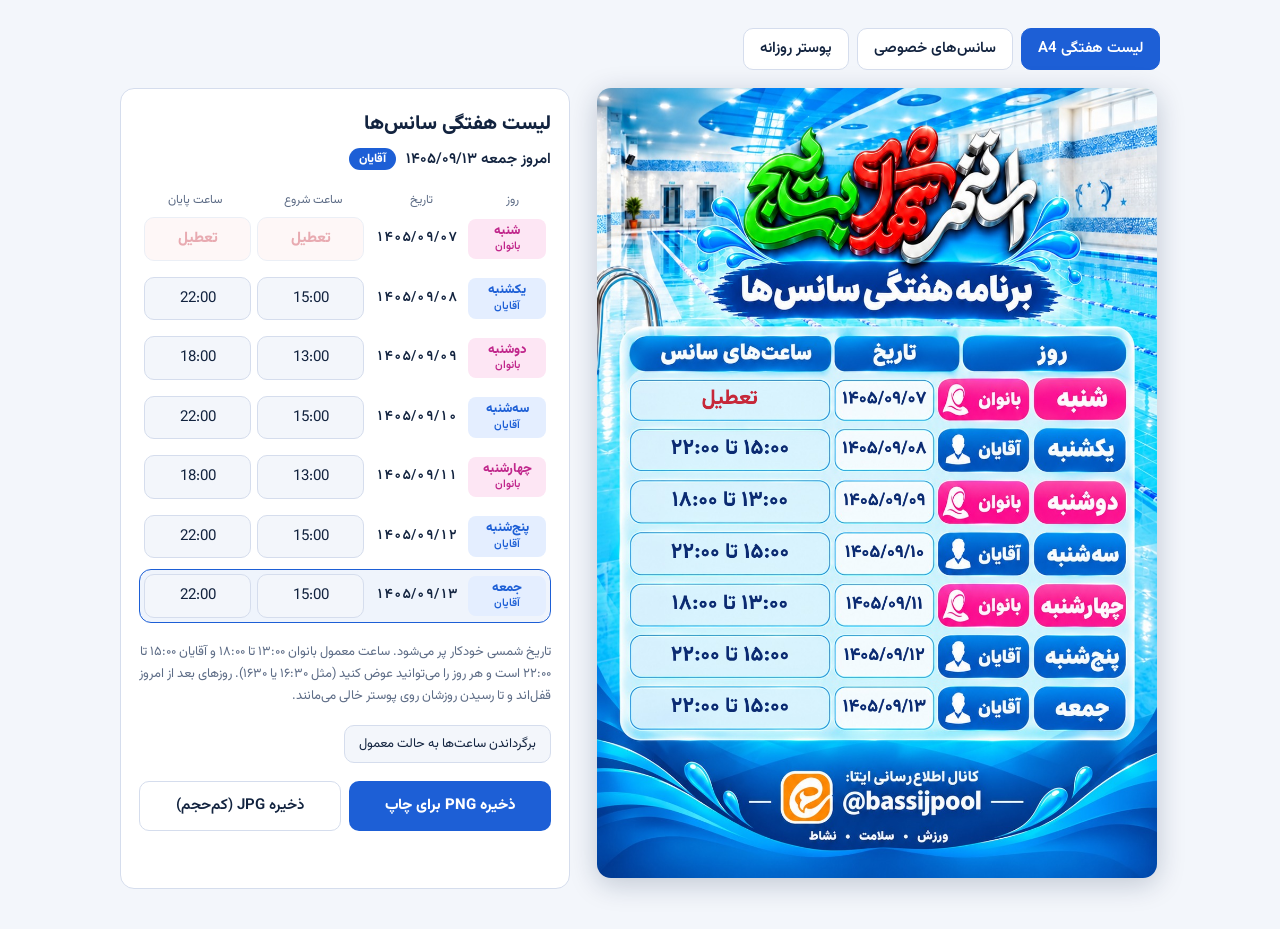
<file: tools.html>
<!doctype html>
<html lang="fa" dir="rtl">
<head>
<meta charset="utf-8">
<meta name="viewport" content="width=device-width,initial-scale=1">
<title>ابزارهای پوستر استخر</title>
<meta name="robots" content="noindex,nofollow">
<link rel="preconnect" href="https://fonts.googleapis.com">
<link rel="preconnect" href="https://fonts.gstatic.com" crossorigin>
<link rel="stylesheet" href="https://fonts.googleapis.com/css2?family=Vazirmatn:wght@400;600;800&display=swap">
<style>
/* Layout: poster preview beside an editor (RTL), stacked on phones. Two tabs: weekly A4 list, daily square poster.
   Colors: ink, paper, men-blue, women-pink, line.  Type: Vazirmatn for UI and for the text drawn on posters. */
:root {
  --bg: #f3f6fb;
  --panel: #ffffff;
  --fg: #12233f;
  --muted: #5d6c86;
  --line: #d5dded;
  --men: #1d5fd6;
  --women: #c0268b;
  --men-soft: #e4eeff;
  --women-soft: #fde6f4;
  --ok: #17803d;
  --warn: #b4361c;
  --font: "Vazirmatn", Tahoma, "Segoe UI", sans-serif;
}
@media (prefers-color-scheme: dark) {
  :root:not([data-theme="light"]) {
    --bg: #0d1626; --panel: #16223a; --fg: #e8eefb; --muted: #9db0d0; --line: #2a3a5c;
    --men: #6aa0ff; --women: #ff6fc4; --men-soft: #1a2c52; --women-soft: #4a1c3d;
    --ok: #5ad58a; --warn: #ff9a85; color-scheme: dark;
  }
}
:root[data-theme="dark"] {
  --bg: #0d1626; --panel: #16223a; --fg: #e8eefb; --muted: #9db0d0; --line: #2a3a5c;
  --men: #6aa0ff; --women: #ff6fc4; --men-soft: #1a2c52; --women-soft: #4a1c3d;
  --ok: #5ad58a; --warn: #ff9a85; color-scheme: dark;
}
html { direction: rtl; }
[hidden] { display: none !important; }
body {
  background: var(--bg); color: var(--fg); font-family: var(--font); font-size: 15px; line-height: 1.7;
  padding-inline: 16px; padding-block: 20px 32px;
}
.tabs { max-width: 1040px; margin: 0 auto 18px; display: flex; gap: 8px; flex-wrap: wrap; }
.tab {
  font: inherit; font-weight: 600; cursor: pointer; color: var(--fg); background: var(--panel);
  border: 1.5px solid var(--line); border-radius: 10px; padding: 7px 16px;
}
.tab[aria-selected="true"] { background: var(--men); border-color: var(--men); color: #fff; }
.app { max-width: 1040px; margin-inline: auto; display: grid; gap: 24px; grid-template-columns: minmax(0, 1fr); }
@media (min-width: 860px) {
  .app { grid-template-columns: minmax(0, 1fr) minmax(0, 400px); align-items: start; }
  .app.wk { grid-template-columns: minmax(0, 1fr) minmax(0, 450px); }
}
.stage { min-width: 0; }
.stage canvas, .stage img { display: block; width: 100%; max-width: 100%; height: auto; border-radius: 14px; box-shadow: 0 6px 28px rgba(10, 30, 70, .22); }
.wk .stage canvas, .wk .stage img { max-width: 560px; margin-inline: auto; }
.hint { margin: 10px 2px 0; color: var(--muted); font-size: 13px; }
.panel { background: var(--panel); border: 1px solid var(--line); border-radius: 14px; padding: 18px; display: grid; gap: 18px; min-width: 0; }
h1 { margin: 0; font-size: 20px; font-weight: 800; }
.sub { margin: 2px 0 0; color: var(--muted); font-size: 13px; }
fieldset { border: 0; padding: 0; margin: 0; min-width: 0; }
legend, label.cap { display: block; font-weight: 600; margin-bottom: 8px; font-size: 14px; padding: 0; }
.days { display: flex; flex-wrap: wrap; gap: 8px; }
.day {
  flex: 1 1 82px; min-width: 0; font: inherit; cursor: pointer; color: var(--fg);
  background: var(--panel); border: 1.5px solid var(--line); border-radius: 10px; padding: 8px 6px;
  display: grid; gap: 0; justify-items: center; line-height: 1.4;
}
.day b { font-weight: 800; font-size: 15px; }
.day small { font-size: 12px; color: var(--muted); }
.day[data-g="m"] { border-color: color-mix(in srgb, var(--men) 45%, var(--line)); }
.day[data-g="w"] { border-color: color-mix(in srgb, var(--women) 45%, var(--line)); }
.day[aria-pressed="true"][data-g="m"] { background: var(--men); border-color: var(--men); color: #fff; }
.day[aria-pressed="true"][data-g="w"] { background: var(--women); border-color: var(--women); color: #fff; }
.day[aria-pressed="true"] small { color: #fff; opacity: .92; }
.tab:focus-visible, .day:focus-visible, button.act:focus-visible, input:focus-visible, .mini:focus-visible { outline: 3px solid var(--men); outline-offset: 2px; }
input[type=text] {
  width: 100%; box-sizing: border-box; font: inherit; font-size: 16px; color: var(--fg); background: var(--bg);
  border: 1.5px solid var(--line); border-radius: 10px; padding: 9px 12px; text-align: center;
}
input[type=text][aria-invalid="true"] { border-color: var(--warn); }
input[type=text]:disabled { opacity: .45; cursor: not-allowed; }
.row { display: flex; gap: 8px; align-items: stretch; }
.row input { flex: 1 1 auto; min-width: 0; }
.mini { font: inherit; font-size: 13px; cursor: pointer; color: var(--fg); background: var(--bg); border: 1.5px solid var(--line); border-radius: 10px; padding: 0 12px; white-space: nowrap; }
.times { display: grid; grid-template-columns: repeat(3, minmax(0, 1fr)); gap: 8px; }
.times span { display: block; font-size: 12px; color: var(--muted); margin-bottom: 4px; text-align: center; }
.actions { display: flex; flex-wrap: wrap; gap: 8px; }
button.act { flex: 1 1 140px; font: inherit; font-weight: 800; cursor: pointer; border: 0; border-radius: 10px; padding: 11px 14px; color: #fff; background: var(--men); }
button.act.alt { background: transparent; color: var(--fg); border: 1.5px solid var(--line); font-weight: 600; }
body[data-g="w"] #viewD button.act:not(.alt) { background: var(--women); }
.status { min-height: 1.6em; margin: 0; font-size: 13px; color: var(--muted); }
.status.ok { color: var(--ok); } .status.err { color: var(--warn); }

/* weekly editor */
.today { display: inline-flex; flex-wrap: wrap; gap: 4px 10px; align-items: center; margin: 6px 0 0; font-weight: 600; }
.today .tag { font-size: 12px; font-weight: 800; padding: 1px 10px; border-radius: 99px; color: #fff; }
.today .tag[data-g="m"] { background: var(--men); }
.today .tag[data-g="w"] { background: var(--women); }
.whead, .wrow { display: grid; grid-template-columns: 78px 92px minmax(0, 1fr) minmax(0, 1fr); gap: 6px; align-items: center; }
.whead { font-size: 12px; color: var(--muted); text-align: center; padding-bottom: 2px; }
.wrows { display: grid; gap: 6px; }
.wrow { padding: 4px; border-radius: 12px; border: 1.5px solid transparent; }
.wrow.is-today { border-color: var(--men); background: color-mix(in srgb, var(--men) 7%, var(--panel)); }
.wrow.is-today[data-g="w"] { border-color: var(--women); background: color-mix(in srgb, var(--women) 7%, var(--panel)); }
.wrow.locked { opacity: .55; }
.chip { font-weight: 800; font-size: 13px; text-align: center; border-radius: 8px; padding: 4px 4px; line-height: 1.35; }
.chip small { display: block; font-size: 11px; font-weight: 600; }
.chip[data-g="m"] { background: var(--men-soft); color: var(--men); }
.chip[data-g="w"] { background: var(--women-soft); color: var(--women); }
.wdate { text-align: center; font-variant-numeric: tabular-nums; font-size: 14px; font-weight: 600; direction: ltr; }
.wrow input[type=text] { padding: 8px 4px; font-size: 15px; direction: ltr; font-variant-numeric: tabular-nums; }
.note { margin: 0; font-size: 13px; color: var(--muted); }
.mini.reset { justify-self: start; padding: 7px 14px; }

/* private sessions editor */
.plist { display: grid; gap: 10px; }
.pcard { display: grid; gap: 8px; padding: 12px; border: 1.5px solid var(--line); border-radius: 12px; background: var(--bg); min-width: 0; }
.pcard .top { display: flex; gap: 8px; align-items: stretch; }
.pcard select {
  flex: 1 1 auto; min-width: 0; font: inherit; font-size: 15px; color: var(--fg); background: var(--panel);
  border: 1.5px solid var(--line); border-radius: 10px; padding: 8px 10px;
}
.pcard select:focus-visible { outline: 3px solid var(--men); outline-offset: 2px; }
.pcard .del { flex: 0 0 auto; font: inherit; font-size: 18px; line-height: 1; cursor: pointer; color: var(--warn); background: var(--panel); border: 1.5px solid var(--line); border-radius: 10px; width: 40px; }
.pcard .del:focus-visible { outline: 3px solid var(--men); outline-offset: 2px; }
.pcard .times2 { display: grid; grid-template-columns: minmax(0, 1fr) auto minmax(0, 1fr); gap: 8px; align-items: center; color: var(--muted); font-size: 13px; }
.pcard .times2 input { direction: ltr; font-variant-numeric: tabular-nums; }
.pcard input[type=text] { background: var(--panel); }
.mini.add { padding: 8px 14px; font-weight: 600; }
.mini.add:disabled { opacity: .45; cursor: not-allowed; }
.row .note { align-self: center; }
@media (prefers-reduced-motion: no-preference) { .day, button.act, .mini, .tab { transition: background .15s, border-color .15s; } }
.wrow.closedrow input { background: #fdeeee; }
.wrow.closedrow input::placeholder { color: #c62839; opacity: .85; font-weight: 800; }
button.day:disabled { opacity: .45; cursor: not-allowed; }
</style>

</head>
<body data-g="w">
<div class="tabs" role="tablist" aria-label="نوع پوستر">
  <button type="button" class="tab" role="tab" id="tabW" aria-selected="true" aria-controls="viewW">لیست هفتگی A4</button>
  <button type="button" class="tab" role="tab" id="tabP" aria-selected="false" aria-controls="viewP">سانس‌های خصوصی</button>
  <button type="button" class="tab" role="tab" id="tabD" aria-selected="false" aria-controls="viewD">پوستر روزانه</button>
</div>

<main class="app wk" id="viewW" role="tabpanel" aria-labelledby="tabW" lang="fa" dir="rtl">
  <section class="stage" aria-label="پیش‌نمایش لیست هفتگی">
    <canvas id="wposter" width="1055" height="1490" role="img" aria-label="لیست هفتگی سانس‌ها"></canvas>
    <img id="wfallback" alt="لیست هفتگی سانس‌ها" hidden>
    <p class="hint" id="wfallbackHint" hidden>دکمه ذخیره در این نمایش فعال نیست. روی عکس نگه دارید و «ذخیره تصویر» را بزنید.</p>
  </section>

  <section class="panel">
    <div>
      <h1>لیست هفتگی سانس‌ها</h1>
      <p class="today" id="todayLine"></p>
    </div>

    <div>
      <div class="whead" aria-hidden="true"><span>روز</span><span>تاریخ</span><span>ساعت شروع</span><span>ساعت پایان</span></div>
      <div class="wrows" id="wrows"></div>
    </div>

    <p class="note">تاریخ شمسی خودکار پر می‌شود. ساعت معمول بانوان ۱۳:۰۰ تا ۱۸:۰۰ و آقایان ۱۵:۰۰ تا ۲۲:۰۰ است و هر روز را می‌توانید عوض کنید (مثل ۱۶:۳۰ یا ۱۶۳۰). روزهای بعد از امروز قفل‌اند و تا رسیدن روزشان روی پوستر خالی می‌مانند.</p>
    <button type="button" class="mini reset" id="wReset">برگرداندن ساعت‌ها به حالت معمول</button>

    <div class="actions">
      <button type="button" class="act" id="wSavePng">ذخیره PNG برای چاپ</button>
      <button type="button" class="act alt" id="wSaveJpg">ذخیره JPG (کم‌حجم)</button>
    </div>
    <p class="status" id="wstatus" role="status" aria-live="polite"></p>
  </section>
</main>

<main class="app wk" id="viewP" role="tabpanel" aria-labelledby="tabP" lang="fa" dir="rtl" hidden>
  <section class="stage" aria-label="پیش‌نمایش لیست سانس‌های خصوصی">
    <canvas id="pposter" width="1055" height="1490" role="img" aria-label="لیست سانس‌های خصوصی"></canvas>
    <img id="pfallback" alt="لیست سانس‌های خصوصی" hidden>
    <p class="hint" id="pfallbackHint" hidden>دکمه ذخیره در این نمایش فعال نیست. روی عکس نگه دارید و «ذخیره تصویر» را بزنید.</p>
  </section>

  <section class="panel">
    <div>
      <h1>سانس‌های خصوصی</h1>
      <p class="sub">برای هر گروه یک کارت بسازید: روز، ساعت شروع و پایان، نام گروه. تاریخ شمسی خودکار نوشته می‌شود و لیست روی پوستر به ترتیب تاریخ مرتب می‌شود.</p>
    </div>
    <div class="plist" id="plist"></div>
    <div class="row">
      <button type="button" class="mini add" id="pAdd">افزودن سانس خصوصی</button>
      <span class="note" id="pCount"></span>
    </div>
    <div class="actions">
      <button type="button" class="act" id="pSavePng">ذخیره PNG برای چاپ</button>
      <button type="button" class="act alt" id="pSaveJpg">ذخیره JPG (کم‌حجم)</button>
    </div>
    <p class="status" id="pstatus" role="status" aria-live="polite"></p>
  </section>
</main>

<main class="app" id="viewD" role="tabpanel" aria-labelledby="tabD" lang="fa" dir="rtl" hidden>
  <section class="stage" aria-label="پیش‌نمایش پوستر">
    <canvas id="poster" width="1254" height="1254" role="img" aria-label="پوستر سانس‌های امروز"></canvas>
    <img id="fallback" alt="پوستر سانس‌های امروز" hidden>
    <p class="hint" id="fallbackHint" hidden>دکمه ذخیره در این نمایش فعال نیست. روی عکس نگه دارید و «ذخیره تصویر» را بزنید.</p>
  </section>

  <section class="panel">
    <div>
      <h1>پوستر سانس امروز</h1>
      <p class="sub">روز را انتخاب کنید؛ نسخه آقایان یا بانوان خودکار عوض می‌شود.</p>
    </div>

    <fieldset>
      <legend>روز هفته</legend>
      <div class="days" id="days"></div>
    </fieldset>

    <div>
      <label class="cap" for="date">تاریخ</label>
      <div class="row">
        <input type="text" id="date" autocomplete="off" placeholder="مثلاً ۱۴۰۵/۰۷/۱۹">
        <button type="button" class="mini" id="autoDate">تاریخ خودکار</button>
      </div>
    </div>

    <fieldset>
      <legend>ساعت‌های سانس</legend>
      <div class="times">
        <div><span>ساعت اول</span><input type="text" id="t1" inputmode="text" autocomplete="off" placeholder="۱۶:۰۰"></div>
        <div><span>ساعت دوم</span><input type="text" id="t2" inputmode="text" autocomplete="off" placeholder="۱۷:۳۰"></div>
        <div><span>ساعت سوم</span><input type="text" id="t3" inputmode="text" autocomplete="off" placeholder="۱۹:۰۰"></div>
      </div>
    </fieldset>

    <div class="actions">
      <button type="button" class="act" id="savePng">ذخیره PNG</button>
      <button type="button" class="act alt" id="saveJpg">ذخیره JPG (کم‌حجم)</button>
    </div>
    <p class="status" id="status" role="status" aria-live="polite"></p>
  </section>
</main>

<script>
const IMGS = {};
["m","w","week","priv"].forEach(k => { IMGS[k] = ["img/tools/"+k+".jpg","tools/"+k+".jpg","img/"+k+".jpg","img/tools/"+k+".jpeg","img/tools/"+k+".png","tools/"+k+".png","img/tools/"+k+".webp","tools/"+k+".webp"]; });
const INK = "#0b2b72";
const $ = (id) => document.getElementById(id);
const fa = (s) => String(s).replace(/[0-9]/g, (c) => "۰۱۲۳۴۵۶۷۸۹"[+c]);
const pad2 = (n) => String(n).padStart(2, "0");
const div = (a, b) => Math.trunc(a / b);
const GN = { m: "آقایان", w: "بانوان" };

/* Gregorian -> Jalali (Iran). Checked: 2026-10-11 = 1405/07/19 */
function g2j(gy, gm, gd) {
  const gdm = [0, 31, 59, 90, 120, 151, 181, 212, 243, 273, 304, 334];
  let jy = gy > 1600 ? 979 : 0;
  gy -= gy > 1600 ? 1600 : 621;
  const gy2 = gm > 2 ? gy + 1 : gy;
  let days = 365 * gy + div(gy2 + 3, 4) - div(gy2 + 99, 100) + div(gy2 + 399, 400) - 80 + gd + gdm[gm - 1];
  jy += 33 * div(days, 12053); days %= 12053;
  jy += 4 * div(days, 1461); days %= 1461;
  if (days > 365) { jy += div(days - 1, 365); days = (days - 1) % 365; }
  const jm = days < 186 ? 1 + div(days, 31) : 7 + div(days - 186, 30);
  const jd = 1 + (days < 186 ? days % 31 : (days - 186) % 30);
  return [jy, jm, jd];
}
/* today's calendar day in Tehran, whatever the device time zone is */
function tehranToday() {
  let y, m, d;
  try {
    const parts = new Intl.DateTimeFormat("en-US", { timeZone: "Asia/Tehran", year: "numeric", month: "numeric", day: "numeric" }).formatToParts(new Date());
    const get = (t) => +parts.find((p) => p.type === t).value;
    y = get("year"); m = get("month"); d = get("day");
  } catch (e) { const n = new Date(); y = n.getFullYear(); m = n.getMonth() + 1; d = n.getDate(); }
  return { y, m, d, dow: new Date(Date.UTC(y, m - 1, d)).getUTCDay() };
}
function addDays(t, n) {
  const u = new Date(Date.UTC(t.y, t.m - 1, t.d + n));
  return { y: u.getUTCFullYear(), m: u.getUTCMonth() + 1, d: u.getUTCDate(), dow: u.getUTCDay() };
}
function jstr(t) { const [jy, jm, jd] = g2j(t.y, t.m, t.d); return `${jy}/${pad2(jm)}/${pad2(jd)}`; }

function toLatin(s) {
  return s.replace(/[۰-۹]/g, (c) => String(c.charCodeAt(0) - 0x06f0)).replace(/[٠-٩]/g, (c) => String(c.charCodeAt(0) - 0x0660));
}
/* "" = empty, null = invalid, else "HH:MM" */
function normTime(raw) {
  const s = toLatin(String(raw || "")).trim().replace(/[\s٫٬.,/;؛-]+/g, ":");
  if (!s) return "";
  let h, m, r;
  if ((r = /^(\d{1,2}):(\d{1,2})$/.exec(s))) { h = +r[1]; m = +r[2]; }
  else if ((r = /^(\d{1,2})$/.exec(s))) { h = +r[1]; m = 0; }
  else if ((r = /^(\d{3,4})$/.exec(s))) { const v = r[1].padStart(4, "0"); h = +v.slice(0, 2); m = +v.slice(2); }
  else return null;
  if (h > 23 || m > 59) return null;
  return pad2(h) + ":" + pad2(m);
}
function fitText(ctx, text, x, y, maxW, size, color) {
  if (!text) return;
  let s = size;
  for (; s > 18; s -= 2) {
    ctx.font = `800 ${s}px Vazirmatn, Tahoma, sans-serif`;
    if (ctx.measureText(text).width <= maxW) break;
  }
  ctx.fillStyle = color;
  ctx.fillText(text, x, y);
}
function loadImg(src) {
  const list = Array.isArray(src) ? src.slice() : [src];
  return new Promise((res, rej) => {
    const next = () => { if (!list.length) return rej(new Error("img")); const i = new Image(); i.onload = () => res(i); i.onerror = next; i.src = list.shift(); };
    next();
  });
}
/* plain browser download (this page runs on its own, not inside Claude) */
async function getDownloads() {
  return { save: async ({ filename, data }) => {
    const u = URL.createObjectURL(data), a = document.createElement("a");
    a.href = u; a.download = filename; document.body.appendChild(a); a.click(); a.remove();
    setTimeout(() => URL.revokeObjectURL(u), 1500);
  } };
}
function toBlob(c, type, q) { return new Promise((r) => c.toBlob(r, type, q)); }
const fontsReady = document.fonts.load("800 40px Vazirmatn", "آقایان ۱۲۳۴۵۶۷۸۹۰ مهر شنبه").catch(() => null);

/* ───────────── tabs ───────────── */
(function tabs() {
  const T = [["tabW", "viewW"], ["tabP", "viewP"], ["tabD", "viewD"]];
  T.forEach(([t, v]) => $(t).addEventListener("click", () => T.forEach(([t2, v2]) => {
    $(t2).setAttribute("aria-selected", String(t2 === t)); $(v2).hidden = v2 !== v;
  })));
})();

/* closed weekdays follow the admin page (schedule.json); Saturday is closed unless the admin opens it */
let CLOSED = [6];
const isClosedDow = (d) => CLOSED.indexOf(d) > -1;
const closedReady = fetch("schedule.json?v=" + Date.now(), { cache: "no-store" })
  .then((r) => (r.ok ? r.json() : null))
  .then((j) => { if (j && Array.isArray(j.closedWeekdays)) CLOSED = j.closedWeekdays.filter(Number.isInteger); })
  .catch(() => {});

/* ───────────── weekly A4 list ───────────── */
(function weekly() {
  const NAMES = ["شنبه", "یکشنبه", "دوشنبه", "سه‌شنبه", "چهارشنبه", "پنج‌شنبه", "جمعه"];
  const G = ["w", "m", "w", "m", "w", "m", "m"];
  /* box centers measured on the 1055x1490 template */
  const ROW_Y = [588, 682, 780, 878, 975, 1072, 1169];
  const DATE_X = 541, DATE_W = 160, TIME_X = 250, TIME_W = 340;
  const KEY = "pool-week-v2";
  /* usual session hours; each day can be edited after it is filled in */
  const DEFAULT = { w: ["13:00", "18:00"], m: ["15:00", "22:00"] };
  const fresh = () => G.map((g) => DEFAULT[g].slice());
  const canvas = $("wposter");
  let img = null, ready = false, hasDl = null, fbTimer = 0;
  let today = tehranToday(), ti = (today.dow + 1) % 7, sat = addDays(today, -ti), wkey = jstr(sat);
  let rows = fresh();
  const els = [];
  const closedRow = (i) => isClosedDow((i + 6) % 7);

  function load() {
    try {
      const v = JSON.parse(localStorage.getItem(KEY) || "null");
      if (v && v.key === wkey && Array.isArray(v.rows) && v.rows.length === 7) rows = v.rows.map((r) => [String(r[0] || ""), String(r[1] || "")]);
    } catch (e) {}
  }
  function save() { try { localStorage.setItem(KEY, JSON.stringify({ key: wkey, rows })); } catch (e) {} }

  function say(msg, cls) { const s = $("wstatus"); s.textContent = msg; s.className = "status" + (cls ? " " + cls : ""); }

  function build() {
    const box = $("wrows");
    for (let i = 0; i < 7; i++) {
      const r = document.createElement("div");
      r.className = "wrow"; r.dataset.g = G[i];
      const chip = document.createElement("div"); chip.className = "chip"; chip.dataset.g = G[i];
      chip.innerHTML = `${NAMES[i]}<small>${GN[G[i]]}</small>`;
      const date = document.createElement("div"); date.className = "wdate";
      const mk = (j, label) => {
        const inp = document.createElement("input");
        inp.type = "text"; inp.id = `w-${j ? "e" : "s"}${i}`; inp.setAttribute("aria-label", `${label} ${NAMES[i]}`);
        inp.inputMode = "numeric"; inp.autocomplete = "off"; inp.placeholder = j ? "17:30" : "16:00"; inp.dir = "ltr";
        inp.addEventListener("input", () => { rows[i][j] = inp.value; mark(inp); save(); render(); });
        inp.addEventListener("blur", () => { const n = normTime(inp.value); if (n) { inp.value = n; rows[i][j] = n; save(); } mark(inp); render(); });
        return inp;
      };
      const s = mk(0, "ساعت شروع"), e = mk(1, "ساعت پایان");
      r.append(chip, date, s, e); box.appendChild(r);
      els.push({ r, date, s, e });
    }
  }
  function mark(inp) { inp.setAttribute("aria-invalid", String(normTime(inp.value) === null)); }
  function refresh() {
    els.forEach((x, i) => {
      const locked = i > ti;
      x.r.classList.toggle("locked", locked);
      x.r.classList.toggle("is-today", i === ti);
      const cl = closedRow(i);
      x.r.classList.toggle("closedrow", cl);
      x.s.disabled = locked || cl; x.e.disabled = locked || cl;
      x.s.placeholder = cl ? "تعطیل" : "16:00"; x.e.placeholder = cl ? "تعطیل" : "17:30";
      x.date.textContent = locked ? "—" : fa(jstr(addDays(sat, i)));
      x.s.value = locked || cl ? "" : rows[i][0]; x.e.value = locked || cl ? "" : rows[i][1];
      mark(x.s); mark(x.e);
    });
    const g = G[ti];
    $("todayLine").innerHTML = `امروز ${NAMES[ti]} ${fa(jstr(today))} <span class="tag" data-g="${g}">${GN[g]}</span>`;
  }

  function draw(c, scale) {
    const x = c.getContext("2d");
    x.setTransform(1, 0, 0, 1, 0, 0);
    x.clearRect(0, 0, c.width, c.height);
    x.imageSmoothingQuality = "high";
    x.drawImage(img, 0, 0, c.width, c.height);
    x.scale(scale, scale);
    x.direction = "rtl"; x.textAlign = "center"; x.textBaseline = "middle";
    for (let i = 0; i <= ti; i++) {
      const y = ROW_Y[i] + 2;
      fitText(x, fa(jstr(addDays(sat, i))), DATE_X, y, DATE_W, 34, INK);
      if (closedRow(i)) { fitText(x, "تعطیل", TIME_X, y, TIME_W, 40, "#c62839"); continue; }
      const a = normTime(rows[i][0]), b = normTime(rows[i][1]);
      let t = "";
      if (a && b) t = `${fa(a)} تا ${fa(b)}`; else if (a) t = `از ${fa(a)}`; else if (b) t = `تا ${fa(b)}`;
      fitText(x, t, TIME_X, y, TIME_W, 40, INK);
    }
  }
  function warn() {
    for (let i = 0; i <= ti; i++) {
      if (closedRow(i)) continue;
      const a = normTime(rows[i][0]), b = normTime(rows[i][1]);
      if (rows[i][0] && a === null || rows[i][1] && b === null) return `ساعت ${NAMES[i]} را مثل ۱۶:۳۰ بنویسید.`;
      if (a && b && b <= a) return `ساعت پایان ${NAMES[i]} باید بعد از ساعت شروع باشد.`;
    }
    return "";
  }
  function render() {
    if (!ready) return;
    draw(canvas, 1);
    const w = warn(); say(w, w ? "err" : "");
    if (hasDl === false) { clearTimeout(fbTimer); fbTimer = setTimeout(() => { $("wfallback").src = canvas.toDataURL("image/jpeg", 0.92); }, 250); }
  }

  async function exportFile(type) {
    if (!ready) return;
    const dl = await getDownloads();
    if (!dl) { say("ذخیره مستقیم در این نمایش ممکن نیست. روی عکس نگه دارید و ذخیره کنید.", "err"); return; }
    const png = type === "image/png";
    const c = document.createElement("canvas");
    const sc = png ? 2 : 1; c.width = 1055 * sc; c.height = 1490 * sc;
    draw(c, sc);
    const blob = await toBlob(c, type, 0.92);
    try {
      await dl.save({ filename: `pool-weekly-${wkey.replace(/\//g, "-")}.${png ? "png" : "jpg"}`, data: blob });
      say("لیست هفتگی ذخیره شد.", "ok");
    } catch (e) { say(e && e.code === "declined" ? "ذخیره لغو شد." : "ذخیره انجام نشد. دوباره امتحان کنید.", "err"); }
  }

  /* day change while the page stays open: unlock the new day, start a fresh week on Saturday */
  setInterval(() => {
    const t = tehranToday();
    if (t.y === today.y && t.m === today.m && t.d === today.d) return;
    today = t; ti = (t.dow + 1) % 7; sat = addDays(t, -ti);
    const k = jstr(sat);
    if (k !== wkey) { wkey = k; rows = fresh(); save(); }
    refresh(); render();
  }, 60000);

  build(); load(); refresh();
  closedReady.then(() => { refresh(); render(); });
  $("wReset").addEventListener("click", () => { rows = fresh(); save(); refresh(); render(); say("ساعت‌ها به حالت معمول برگشت.", "ok"); });
  $("wSavePng").addEventListener("click", () => exportFile("image/png"));
  $("wSaveJpg").addEventListener("click", () => exportFile("image/jpeg"));
  Promise.all([loadImg(IMGS.week), fontsReady]).then(([i]) => {
    img = i; ready = true; render();
    return document.fonts.ready.then(render);
  }).catch(() => say("بارگذاری تصویر لیست انجام نشد.", "err"));
  getDownloads().then((dl) => {
    hasDl = !!dl;
    if (!dl) { $("wSavePng").hidden = true; $("wSaveJpg").hidden = true; canvas.hidden = true; $("wfallback").hidden = false; $("wfallbackHint").hidden = false; render(); }
  });
  window.__weekly = { rows: () => rows, ti: () => ti, wkey: () => wkey };
})();

/* ───────────── private sessions list ───────────── */
(function priv() {
  const DOW = ["یکشنبه", "دوشنبه", "سه‌شنبه", "چهارشنبه", "پنج‌شنبه", "جمعه", "شنبه"];
  const KEY = "pool-private-v1", MAX = 7, DAYS_AHEAD = 30;
  const canvas = $("pposter");
  /* panel and column geometry on the 1055x1490 template */
  const PANEL = { x: 38, y: 443, w: 979, h: 779 };
  const HEAD_Y = 462, HEAD_H = 66, ROW_Y0 = 553, ROW_PITCH = 96.5, ROW_H = 72;
  const COLS = [
    { k: "day", x: 841, w: 148, t: "روز" }, { k: "date", x: 641, w: 190, t: "تاریخ" },
    { k: "time", x: 411, w: 220, t: "ساعت" }, { k: "group", x: 66, w: 335, t: "نام گروه" }
  ];
  const blank = () => ({ d: "", s: "", e: "", n: "" });
  let list = [blank(), blank(), blank()];
  let img = null, ready = false, hasDl = null, fbTimer = 0;
  const today = tehranToday();

  const iso = (t) => `${t.y}-${pad2(t.m)}-${pad2(t.d)}`;
  function parts(s) {
    const m = /^(\d{4})-(\d{2})-(\d{2})$/.exec(s || "");
    if (!m) return null;
    const y = +m[1], mo = +m[2], d = +m[3];
    return { y, m: mo, d, dow: new Date(Date.UTC(y, mo - 1, d)).getUTCDay() };
  }
  const label = (t) => `${DOW[t.dow]} ${fa(jstr(t))}`;

  function load() {
    try {
      const v = JSON.parse(localStorage.getItem(KEY) || "null");
      if (Array.isArray(v) && v.length) {
        list = v.slice(0, MAX).map((r) => ({ d: String(r.d || ""), s: String(r.s || ""), e: String(r.e || ""), n: String(r.n || "") }));
      }
    } catch (e) {}
  }
  function save() { try { localStorage.setItem(KEY, JSON.stringify(list)); } catch (e) {} }
  function say(msg, cls) { const s = $("pstatus"); s.textContent = msg; s.className = "status" + (cls ? " " + cls : ""); }

  function options(selected) {
    const seen = new Set(), out = ['<option value="">انتخاب روز</option>'];
    const add = (t) => { const k = iso(t); if (seen.has(k)) return; seen.add(k); out.push(`<option value="${k}"${k === selected ? " selected" : ""}>${label(t)}</option>`); };
    const sp = parts(selected);
    if (sp && iso(sp) < iso(today)) add(sp);
    for (let i = 0; i < DAYS_AHEAD; i++) add(addDays(today, i));
    if (sp && !seen.has(selected)) add(sp);
    return out.join("");
  }

  function buildList() {
    const box = $("plist"); box.innerHTML = "";
    list.forEach((r, i) => {
      const card = document.createElement("div"); card.className = "pcard";
      const top = document.createElement("div"); top.className = "top";
      const sel = document.createElement("select"); sel.id = `p-d${i}`; sel.setAttribute("aria-label", `روز و تاریخ سانس خصوصی ${fa(i + 1)}`);
      sel.innerHTML = options(r.d);
      sel.addEventListener("change", () => { r.d = sel.value; save(); render(); });
      const del = document.createElement("button"); del.type = "button"; del.className = "del"; del.textContent = "×";
      del.setAttribute("aria-label", `حذف سانس خصوصی ${fa(i + 1)}`);
      del.addEventListener("click", () => { list.splice(i, 1); if (!list.length) list.push(blank()); save(); buildList(); render(); });
      top.append(sel, del);
      const tw = document.createElement("div"); tw.className = "times2";
      const mkT = (key, id, ph, lab) => {
        const inp = document.createElement("input"); inp.type = "text"; inp.id = id; inp.value = r[key]; inp.placeholder = ph;
        inp.inputMode = "numeric"; inp.autocomplete = "off"; inp.setAttribute("aria-label", `${lab} سانس خصوصی ${fa(i + 1)}`);
        inp.setAttribute("aria-invalid", String(normTime(inp.value) === null));
        inp.addEventListener("input", () => { r[key] = inp.value; inp.setAttribute("aria-invalid", String(normTime(inp.value) === null)); save(); render(); });
        inp.addEventListener("blur", () => { const n = normTime(inp.value); if (n) { inp.value = n; r[key] = n; save(); } render(); });
        return inp;
      };
      tw.append(mkT("s", `p-s${i}`, "شروع 16:00", "ساعت شروع"), document.createTextNode("تا"), mkT("e", `p-e${i}`, "پایان 17:30", "ساعت پایان"));
      const nm = document.createElement("input"); nm.type = "text"; nm.id = `p-n${i}`; nm.value = r.n; nm.placeholder = "نام گروه";
      nm.autocomplete = "off"; nm.setAttribute("aria-label", `نام گروه سانس خصوصی ${fa(i + 1)}`);
      nm.addEventListener("input", () => { r.n = nm.value; save(); render(); });
      card.append(top, tw, nm); box.appendChild(card);
    });
    $("pAdd").disabled = list.length >= MAX;
    $("pCount").textContent = list.length >= MAX ? "جای پوستر پر شد (حداکثر ۷ سانس)." : `${fa(list.length)} از ${fa(MAX)}`;
  }

  function rr(x, X, Y, W, H, R) {
    x.beginPath(); x.moveTo(X + R, Y); x.arcTo(X + W, Y, X + W, Y + H, R); x.arcTo(X + W, Y + H, X, Y + H, R);
    x.arcTo(X, Y + H, X, Y, R); x.arcTo(X, Y, X + W, Y, R); x.closePath();
  }
  function shown() {
    return list.filter((r) => r.d || r.n.trim() || normTime(r.s) || normTime(r.e)).sort((a, b) =>
      (a.d || "9").localeCompare(b.d || "9") || (normTime(a.s) || "99").localeCompare(normTime(b.s) || "99"));
  }
  function draw(c, scale) {
    const x = c.getContext("2d");
    x.setTransform(1, 0, 0, 1, 0, 0);
    x.clearRect(0, 0, c.width, c.height);
    x.imageSmoothingQuality = "high";
    x.drawImage(img, 0, 0, c.width, c.height);
    x.scale(scale, scale);
    x.direction = "rtl"; x.textAlign = "center"; x.textBaseline = "middle";
    /* banner title (the template's old title is removed in the base image) */
    x.save(); x.shadowColor = "rgba(0,20,90,.55)"; x.shadowBlur = 6; x.shadowOffsetY = 3;
    fitText(x, "سانس‌های خصوصی", 540, 387, 520, 64, "#ffffff");
    x.restore();
    /* glass panel */
    x.save(); x.shadowColor = "rgba(0,40,120,.35)"; x.shadowBlur = 26; x.shadowOffsetY = 8;
    const pg = x.createLinearGradient(0, PANEL.y, 0, PANEL.y + PANEL.h);
    pg.addColorStop(0, "#f3f9ff"); pg.addColorStop(1, "#d5e9ff");
    rr(x, PANEL.x, PANEL.y, PANEL.w, PANEL.h, 38); x.fillStyle = pg; x.fill(); x.restore();
    x.lineWidth = 3; x.strokeStyle = "rgba(255,255,255,.95)"; rr(x, PANEL.x, PANEL.y, PANEL.w, PANEL.h, 38); x.stroke();
    const blue = (y, h) => { const g = x.createLinearGradient(0, y, 0, y + h); g.addColorStop(0, "#2b7cee"); g.addColorStop(1, "#0a43b4"); return g; };
    COLS.forEach((col) => {
      rr(x, col.x, HEAD_Y, col.w, HEAD_H, 26); x.fillStyle = blue(HEAD_Y, HEAD_H); x.fill();
      fitText(x, col.t, col.x + col.w / 2, HEAD_Y + HEAD_H / 2 + 2, col.w - 24, 36, "#ffffff");
    });
    const data = shown();
    for (let i = 0; i < MAX; i++) {
      const y = ROW_Y0 + i * ROW_PITCH, cy = y + ROW_H / 2 + 2, r = data[i], t = r && parts(r.d);
      COLS.forEach((col) => {
        const filledDay = col.k === "day" && t;
        rr(x, col.x, y, col.w, ROW_H, 22);
        if (filledDay) { x.fillStyle = blue(y, ROW_H); x.fill(); }
        else { x.fillStyle = "#e6f3ff"; x.fill(); x.lineWidth = 2.5; x.strokeStyle = "#86c3f2"; x.stroke(); }
      });
      if (!r) continue;
      const cx = (col) => col.x + col.w / 2;
      if (t) {
        fitText(x, DOW[t.dow], cx(COLS[0]), cy, COLS[0].w - 20, 38, "#ffffff");
        fitText(x, fa(jstr(t)), cx(COLS[1]), cy, COLS[1].w - 24, 34, INK);
      }
      const a = normTime(r.s), b = normTime(r.e);
      let tm = ""; if (a && b) tm = `${fa(a)} تا ${fa(b)}`; else if (a) tm = `از ${fa(a)}`; else if (b) tm = `تا ${fa(b)}`;
      fitText(x, tm, cx(COLS[2]), cy, COLS[2].w - 24, 38, INK);
      fitText(x, r.n.trim(), cx(COLS[3]), cy, COLS[3].w - 30, 40, INK);
    }
  }
  function warn() {
    for (let i = 0; i < list.length; i++) {
      const r = list[i], a = normTime(r.s), b = normTime(r.e);
      if ((r.s && a === null) || (r.e && b === null)) return `ساعت سانس خصوصی ${fa(i + 1)} را مثل ۱۶:۳۰ بنویسید.`;
      if (a && b && b <= a) return `ساعت پایان سانس خصوصی ${fa(i + 1)} باید بعد از شروع باشد.`;
    }
    return "";
  }
  function render() {
    if (!ready) return;
    draw(canvas, 1);
    const w = warn(); say(w, w ? "err" : "");
    if (hasDl === false) { clearTimeout(fbTimer); fbTimer = setTimeout(() => { $("pfallback").src = canvas.toDataURL("image/jpeg", 0.92); }, 250); }
  }
  async function exportFile(type) {
    if (!ready) return;
    const dl = await getDownloads();
    if (!dl) { say("ذخیره مستقیم در این نمایش ممکن نیست. روی عکس نگه دارید و ذخیره کنید.", "err"); return; }
    const png = type === "image/png", sc = png ? 2 : 1;
    const c = document.createElement("canvas"); c.width = 1055 * sc; c.height = 1490 * sc;
    draw(c, sc);
    const blob = await toBlob(c, type, 0.92);
    try {
      await dl.save({ filename: `pool-private-${jstr(today).replace(/\//g, "-")}.${png ? "png" : "jpg"}`, data: blob });
      say("لیست سانس‌های خصوصی ذخیره شد.", "ok");
    } catch (e) { say(e && e.code === "declined" ? "ذخیره لغو شد." : "ذخیره انجام نشد. دوباره امتحان کنید.", "err"); }
  }

  load(); buildList();
  $("pAdd").addEventListener("click", () => { if (list.length >= MAX) return; list.push(blank()); save(); buildList(); render(); const n = $(`p-d${list.length - 1}`); if (n) n.focus(); });
  $("pSavePng").addEventListener("click", () => exportFile("image/png"));
  $("pSaveJpg").addEventListener("click", () => exportFile("image/jpeg"));
  Promise.all([loadImg(IMGS.priv), fontsReady]).then(([i]) => {
    img = i; ready = true; render();
    return document.fonts.ready.then(render);
  }).catch(() => say("بارگذاری تصویر لیست انجام نشد.", "err"));
  getDownloads().then((dl) => {
    hasDl = !!dl;
    if (!dl) { $("pSavePng").hidden = true; $("pSaveJpg").hidden = true; canvas.hidden = true; $("pfallback").hidden = false; $("pfallbackHint").hidden = false; render(); }
  });
})();

/* ───────────── daily square poster ───────────── */
(function daily() {
  const DAYS = [
    { k: 6, n: "شنبه", g: "w" }, { k: 0, n: "یکشنبه", g: "m" }, { k: 1, n: "دوشنبه", g: "w" },
    { k: 2, n: "سه‌شنبه", g: "m" }, { k: 3, n: "چهارشنبه", g: "w" }, { k: 4, n: "پنج‌شنبه", g: "m" },
    { k: 5, n: "جمعه", g: "m" }
  ];
  /* where the empty boxes sit on the 1254px sample posters */
  const SPOT = { m: { dayY: 880, dateY: 880, timeY: 978 }, w: { dayY: 877, dateY: 874, timeY: 976 } };
  const DAY_X = 829, DAY_W = 300, DATE_X = 278, DATE_W = 330, TIME_X = [735, 473, 207], TIME_W = 175;
  const canvas = $("poster"), ctx = canvas.getContext("2d");
  const state = { day: DAYS.find((d) => d.k === tehranToday().dow) || DAYS[0], dateDirty: false };
  const pics = {};
  let ready = false, hasDl = null, fbTimer = 0;

  function nextDateText(k) {
    const t = tehranToday();
    return fa(jstr(addDays(t, (k - t.dow + 7) % 7)));
  }
  function render() {
    if (!ready) return;
    const g = state.day.g, sp = SPOT[g];
    ctx.clearRect(0, 0, 1254, 1254);
    ctx.drawImage(pics[g], 0, 0, 1254, 1254);
    ctx.direction = "rtl"; ctx.textAlign = "center"; ctx.textBaseline = "middle";
    fitText(ctx, state.day.n, DAY_X, sp.dayY, DAY_W, 50, INK);
    fitText(ctx, fa($("date").value.trim()), DATE_X, sp.dateY, DATE_W, 46, INK);
    ["t1", "t2", "t3"].forEach((id, i) => fitText(ctx, fa($(id).value.trim()), TIME_X[i], sp.timeY, TIME_W, 48, INK));
    canvas.setAttribute("aria-label", `پوستر سانس‌های امروز ${GN[g]}، ${state.day.n}`);
    document.body.dataset.g = g;
    if (hasDl === false) { clearTimeout(fbTimer); fbTimer = setTimeout(() => { $("fallback").src = canvas.toDataURL("image/png"); }, 250); }
  }
  function buildDays() {
    const box = $("days");
    DAYS.forEach((d) => {
      const b = document.createElement("button");
      b.type = "button"; b.className = "day"; b.dataset.g = d.g; b.dataset.k = d.k;
      b.innerHTML = `<b>${d.n}</b><small>${GN[d.g]}</small>`;
      b.addEventListener("click", () => pick(d));
      box.appendChild(b);
    });
    markDays();
  }
  function markDays() { document.querySelectorAll(".day").forEach((b) => b.setAttribute("aria-pressed", String(+b.dataset.k === state.day.k))); }
  function pick(d) {
    state.day = d;
    if (!state.dateDirty) $("date").value = nextDateText(d.k);
    markDays(); render();
  }
  function say(msg, cls) { const s = $("status"); s.textContent = msg; s.className = "status" + (cls ? " " + cls : ""); }
  async function save(type) {
    if (!ready) return;
    const dl = await getDownloads();
    if (!dl) { say("ذخیره مستقیم در این نمایش ممکن نیست. روی عکس نگه دارید و ذخیره کنید.", "err"); return; }
    const ext = type === "image/png" ? "png" : "jpg";
    let blob;
    if (type === "image/jpeg") {
      const c = document.createElement("canvas"); c.width = 1254; c.height = 1254;
      const x = c.getContext("2d"); x.fillStyle = "#fff"; x.fillRect(0, 0, 1254, 1254); x.drawImage(canvas, 0, 0);
      blob = await toBlob(c, type, 0.92);
    } else blob = await toBlob(canvas, type);
    try {
      await dl.save({ filename: `pool-${state.day.k}-${state.day.g === "m" ? "men" : "women"}.${ext}`, data: blob });
      say("پوستر ذخیره شد.", "ok");
    } catch (e) { say(e && e.code === "declined" ? "ذخیره لغو شد." : "ذخیره انجام نشد. دوباره امتحان کنید.", "err"); }
  }
  function store() { try { localStorage.setItem("pool-times", JSON.stringify(["t1", "t2", "t3"].map((id) => $(id).value))); } catch (e) {} }
  function restore() {
    try {
      const v = JSON.parse(localStorage.getItem("pool-times") || "null");
      if (Array.isArray(v)) ["t1", "t2", "t3"].forEach((id, i) => { $(id).value = v[i] || ""; });
    } catch (e) {}
  }

  function applyClosed() {
    document.querySelectorAll(".day").forEach((b) => {
      const cl = isClosedDow(+b.dataset.k);
      b.disabled = cl; b.querySelector("small").textContent = cl ? "تعطیل" : GN[b.dataset.g];
    });
    if (isClosedDow(state.day.k)) { const o = DAYS.find((d) => !isClosedDow(d.k)); if (o) pick(o); }
  }
  buildDays();
  closedReady.then(applyClosed);
  $("date").value = nextDateText(state.day.k);
  $("t1").value = "۱۶:۰۰"; $("t2").value = "۱۷:۳۰"; $("t3").value = "۱۹:۰۰";
  restore();
  $("date").addEventListener("input", () => { state.dateDirty = true; render(); });
  $("autoDate").addEventListener("click", () => { state.dateDirty = false; $("date").value = nextDateText(state.day.k); render(); });
  ["t1", "t2", "t3"].forEach((id) => $(id).addEventListener("input", () => { store(); render(); }));
  $("savePng").addEventListener("click", () => save("image/png"));
  $("saveJpg").addEventListener("click", () => save("image/jpeg"));
  Promise.all([loadImg(IMGS.m), loadImg(IMGS.w), fontsReady]).then(([m, w]) => {
    pics.m = m; pics.w = w; ready = true; render();
    return document.fonts.ready.then(render);
  }).catch(() => say("بارگذاری تصویر پوستر انجام نشد.", "err"));
  getDownloads().then((dl) => {
    hasDl = !!dl;
    if (!dl) { $("savePng").hidden = true; $("saveJpg").hidden = true; canvas.hidden = true; $("fallback").hidden = false; $("fallbackHint").hidden = false; render(); }
  });
})();

/* embedded mode (inside the admin page): ?t=w|p|d shows one tool, hides the tab bar, reports its height to the parent */
(function embed() {
  const q = new URLSearchParams(location.search).get("t"), map = { w: "tabW", p: "tabP", d: "tabD" };
  if (!map[q]) return;
  document.querySelector(".tabs").style.display = "none"; document.body.style.padding = "0"; document.body.style.background = "transparent";
  $(map[q]).click();
  const send = () => { try { parent.postMessage({ poolToolsHeight: Math.ceil((document.querySelector("main.app:not([hidden])") || document.body).getBoundingClientRect().bottom + scrollY + 24) }, location.origin); } catch (e) {} };
  new ResizeObserver(send).observe(document.querySelector("main.app:not([hidden])") || document.body); addEventListener("load", send); setTimeout(send, 600); setTimeout(send, 2000);
})();
</script>
</body>
</html>
</file>
